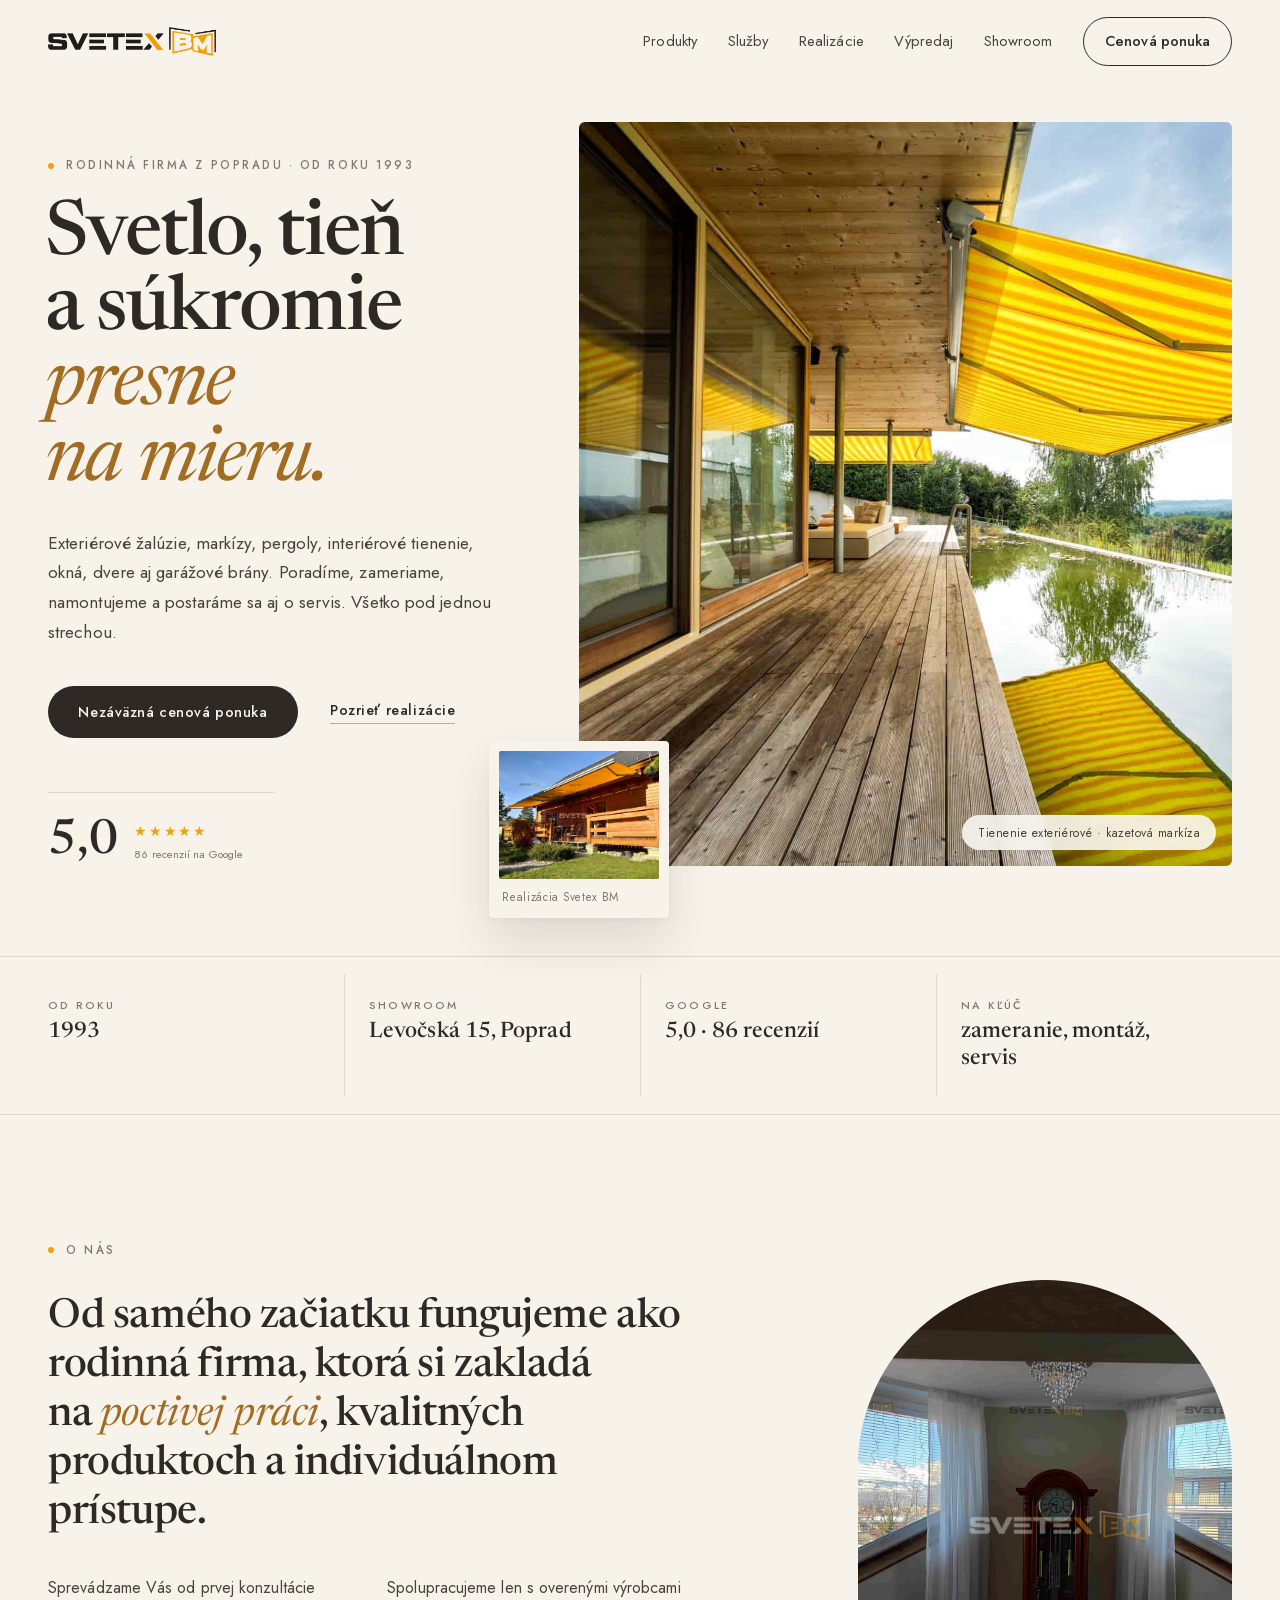
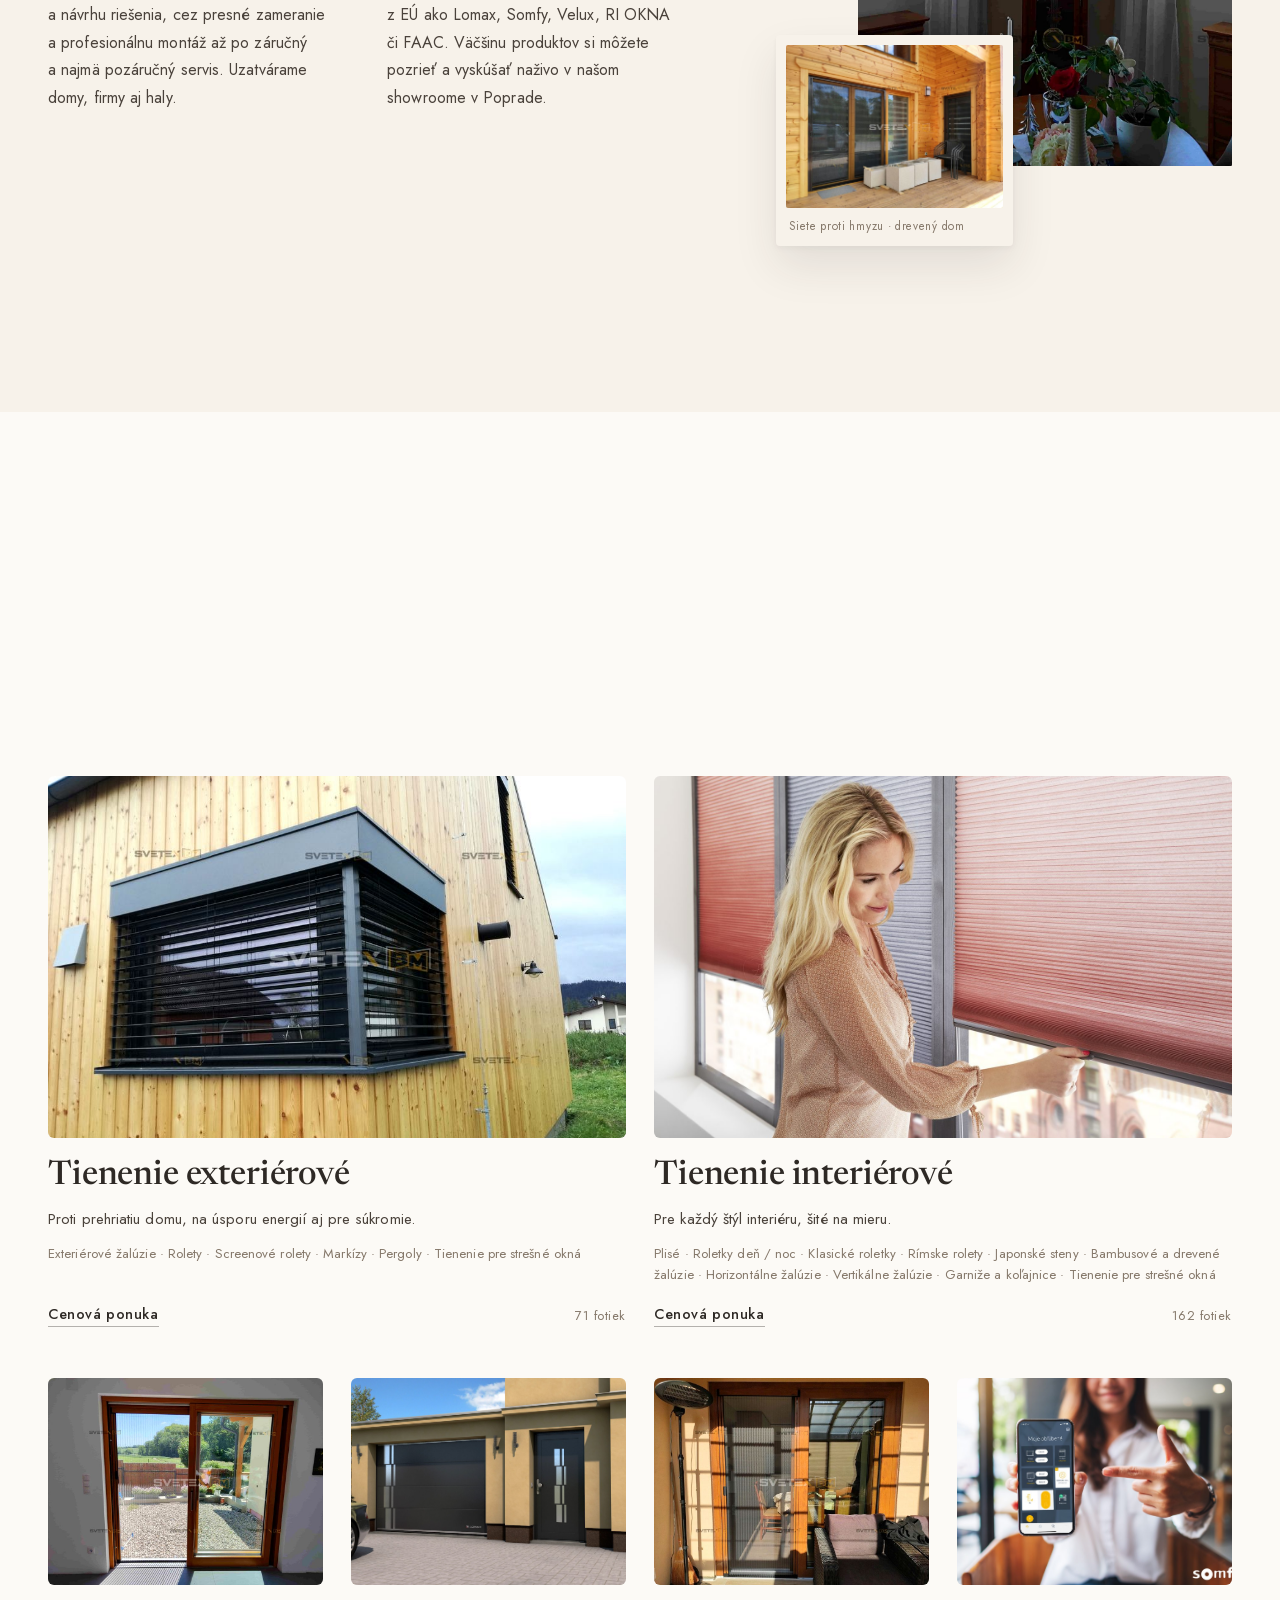
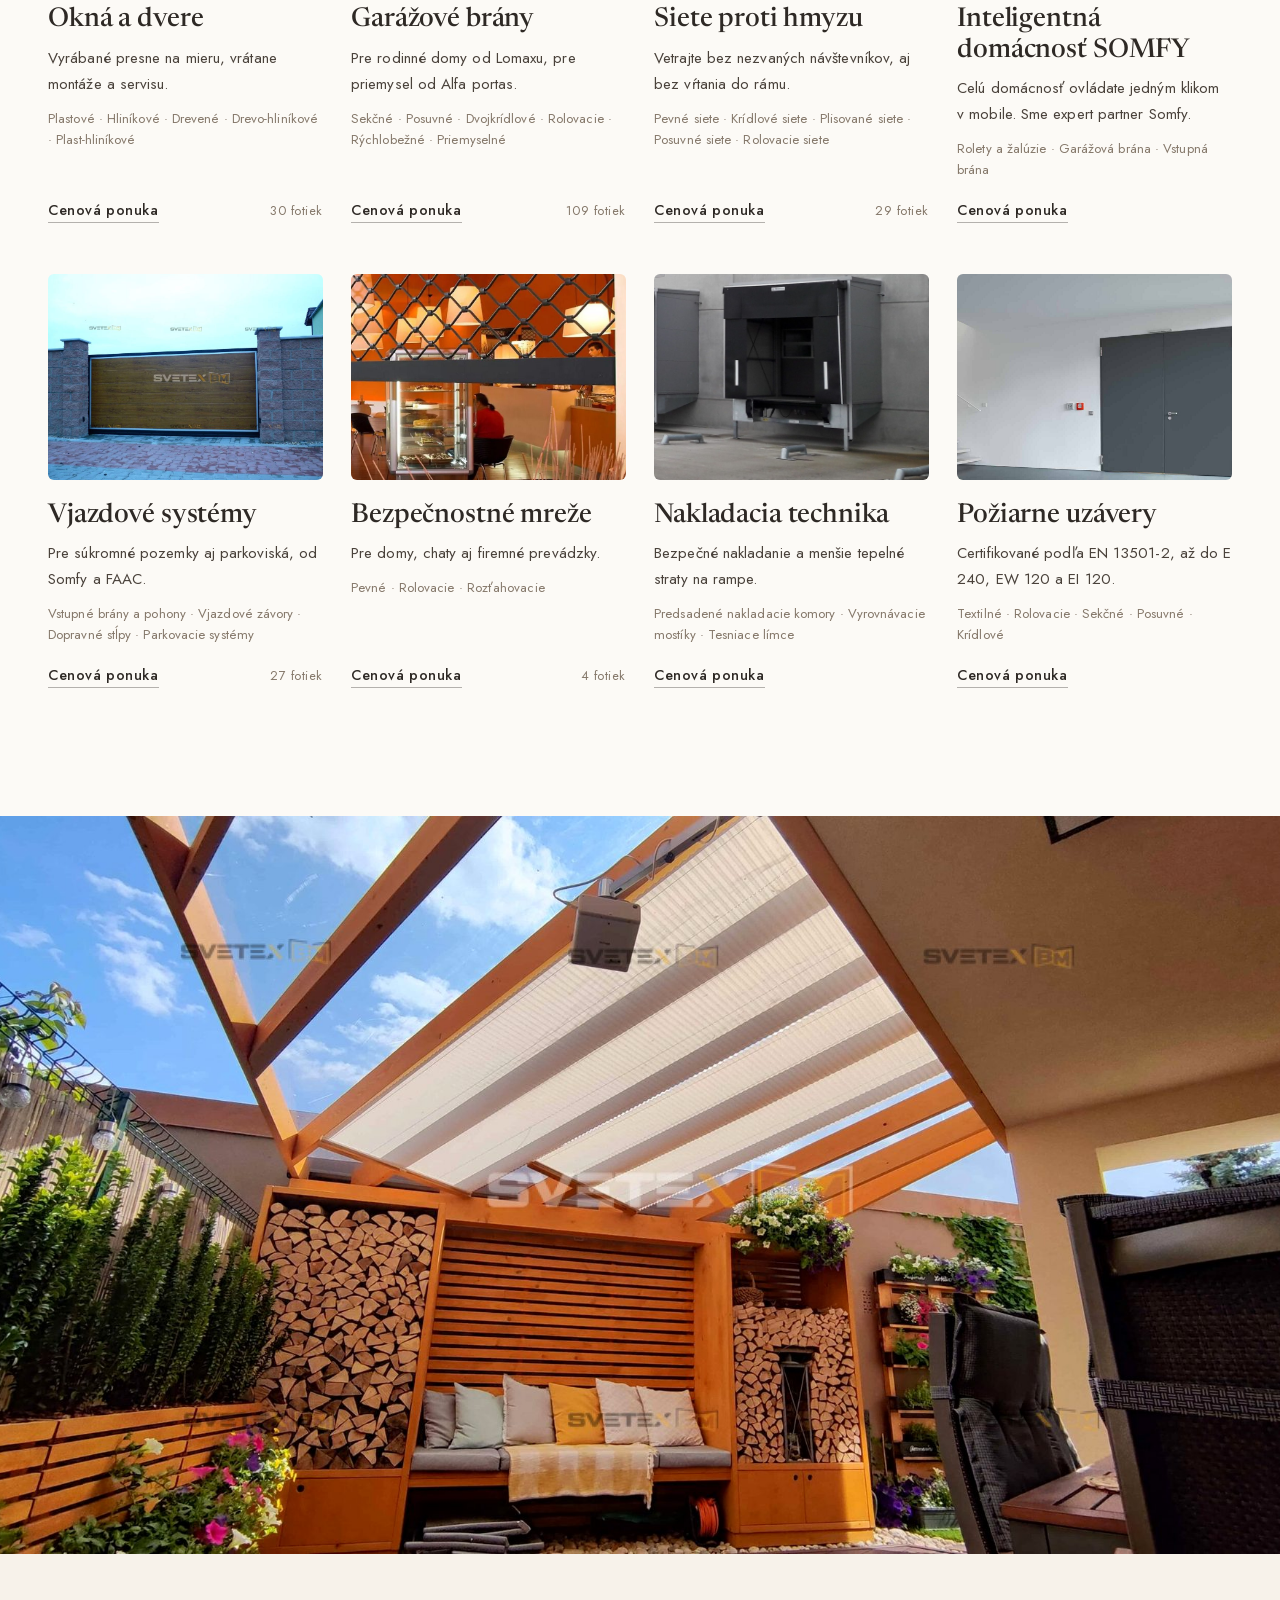
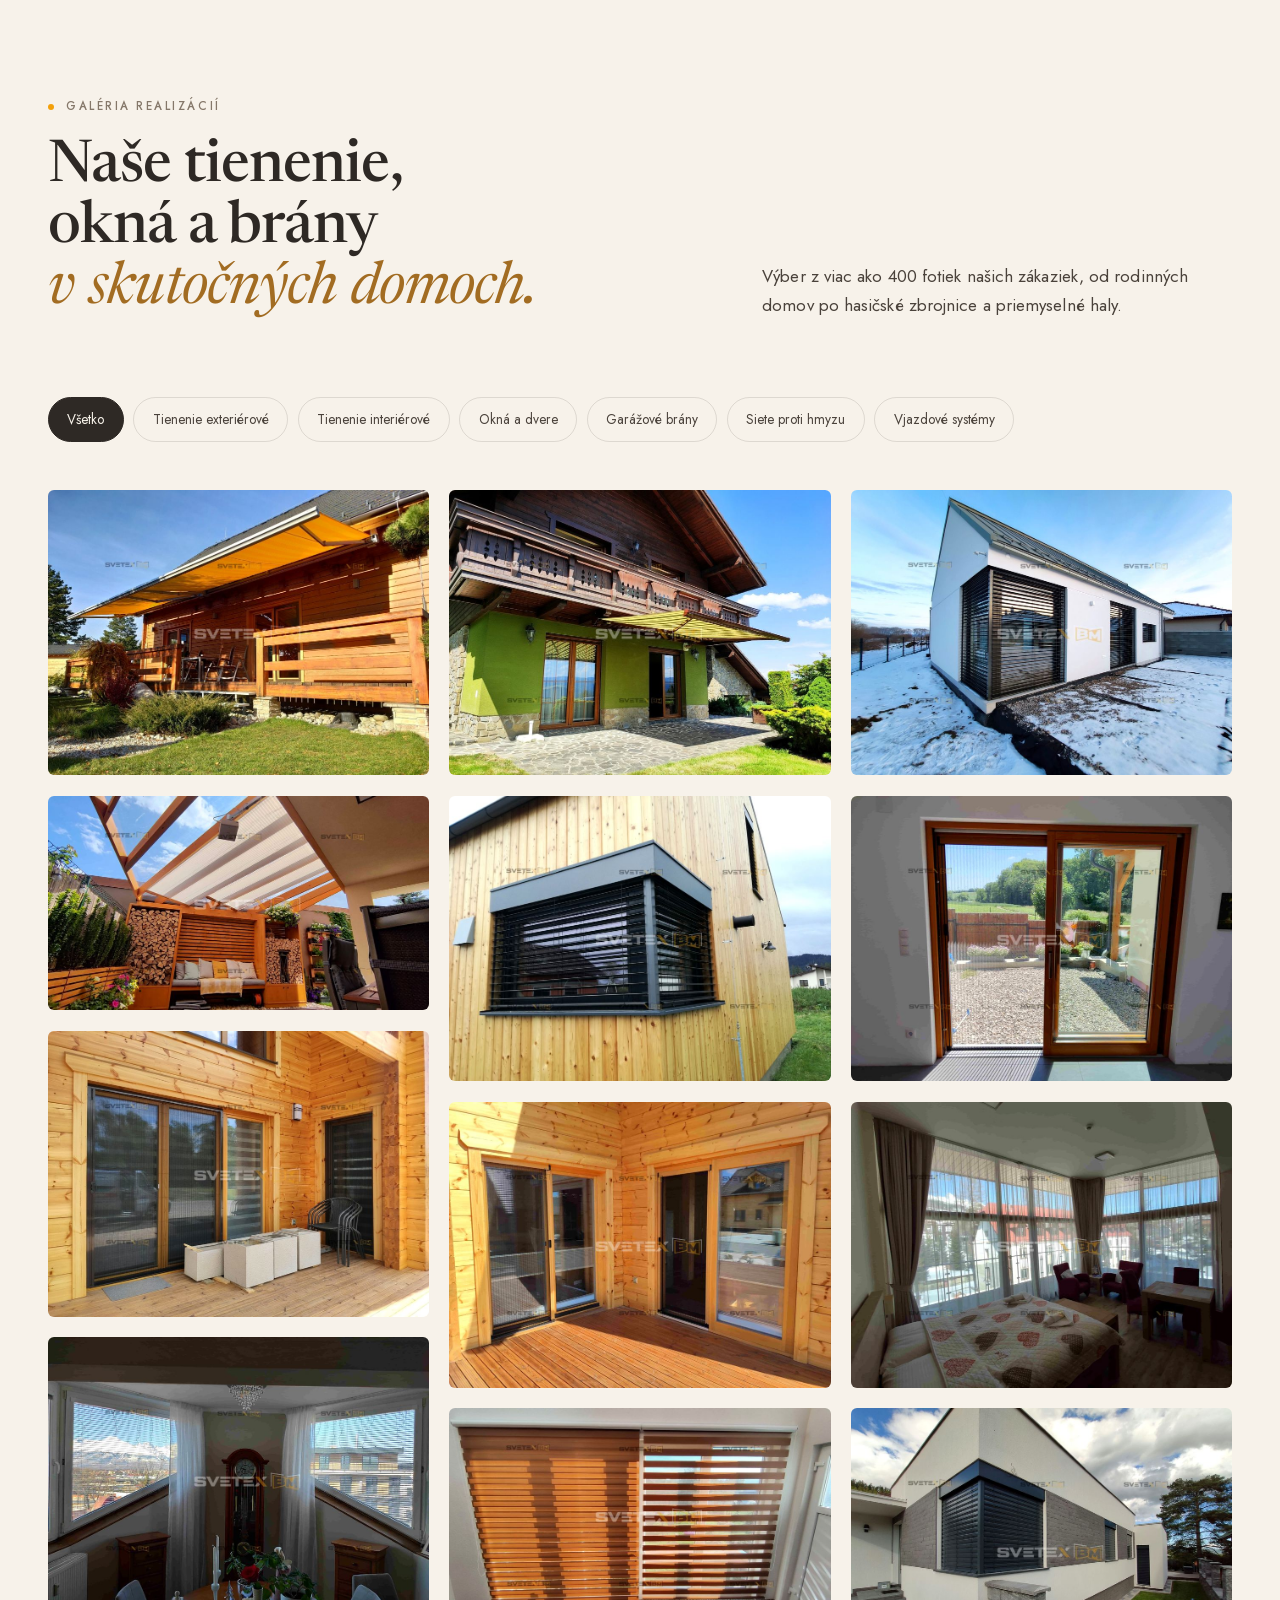
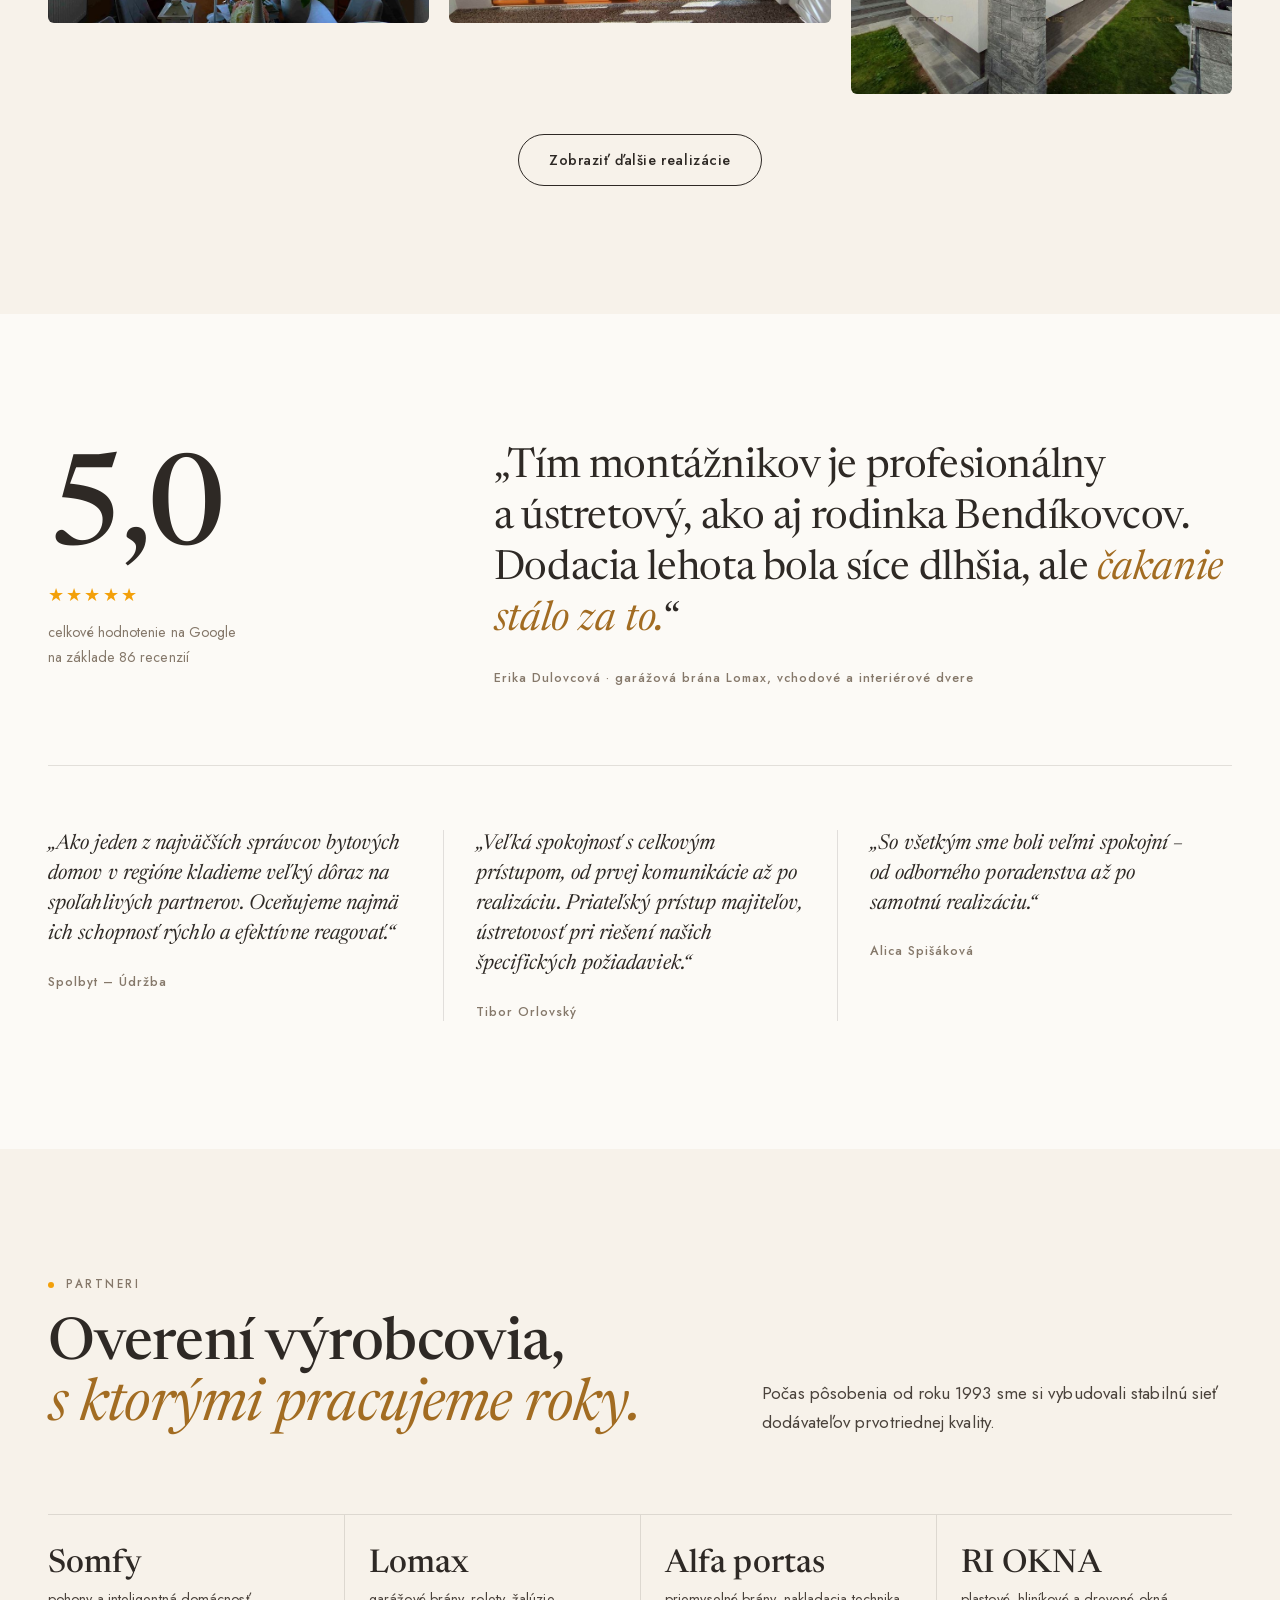
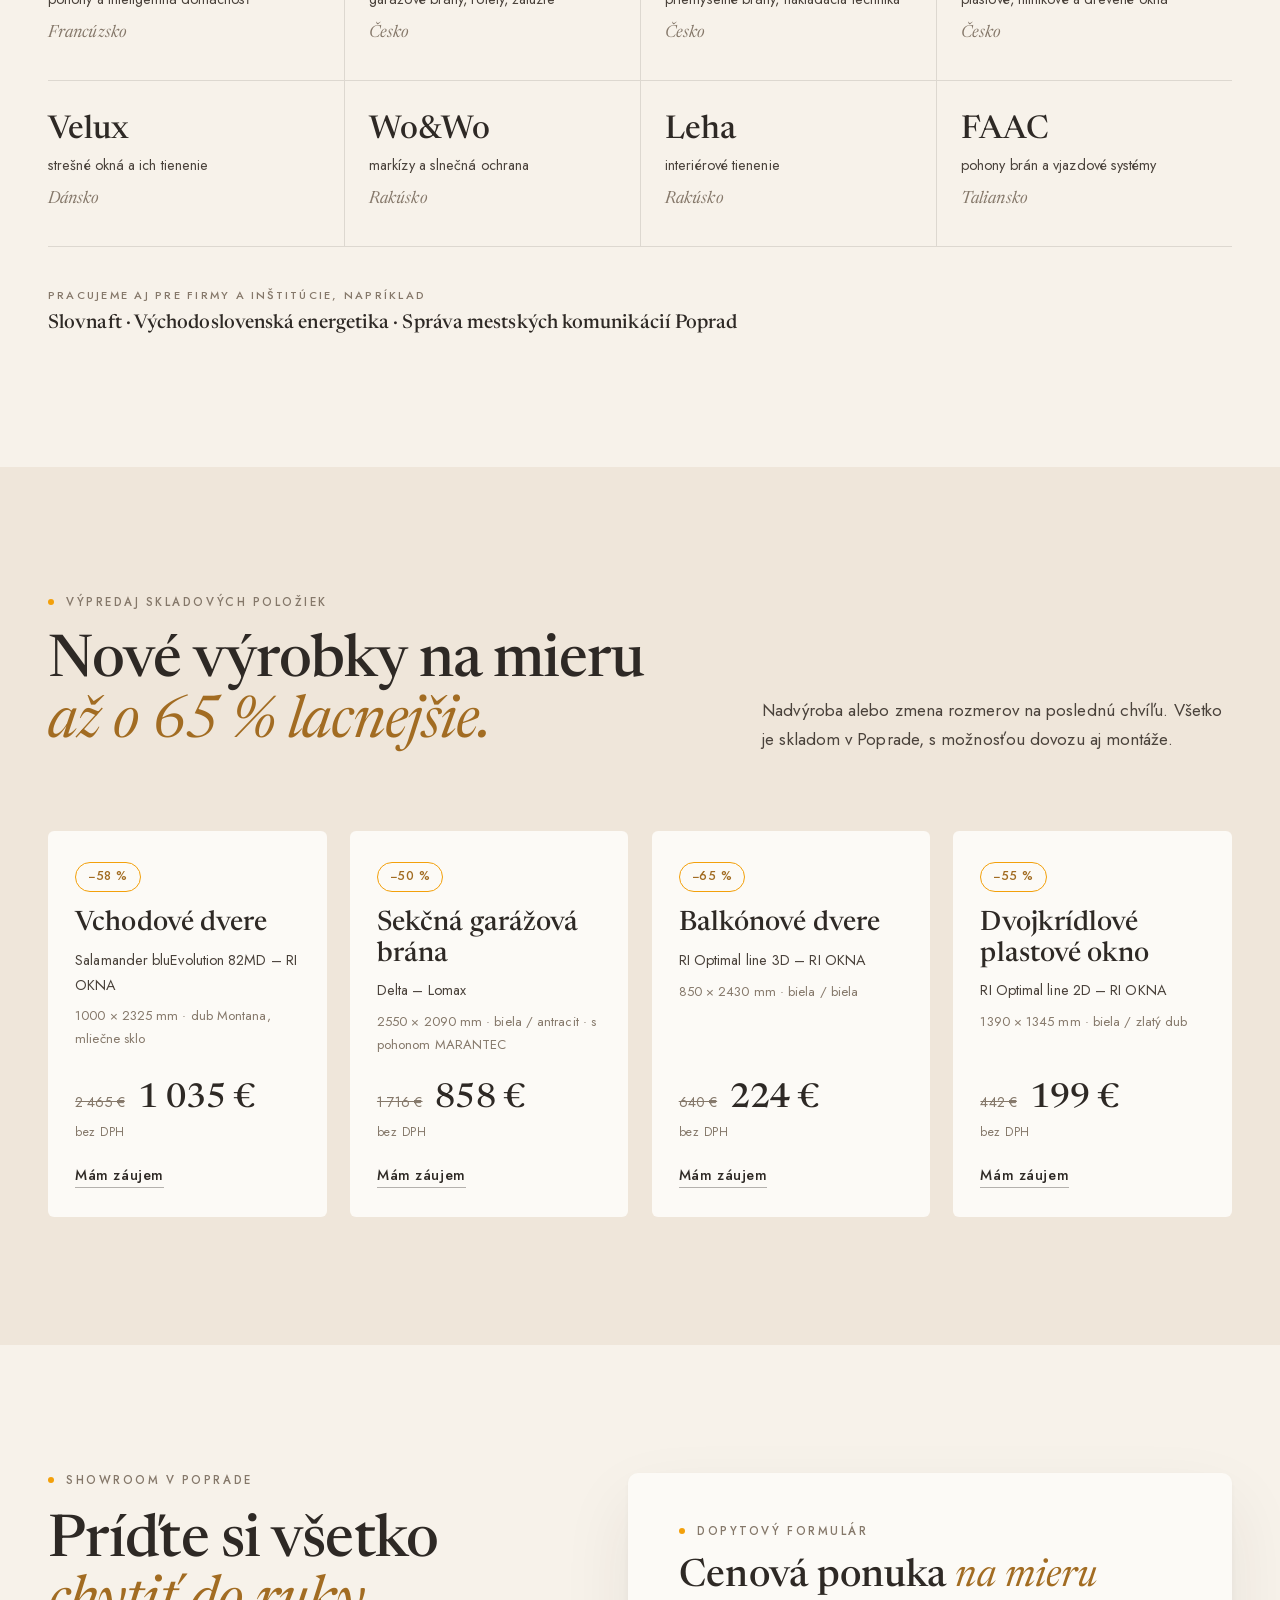
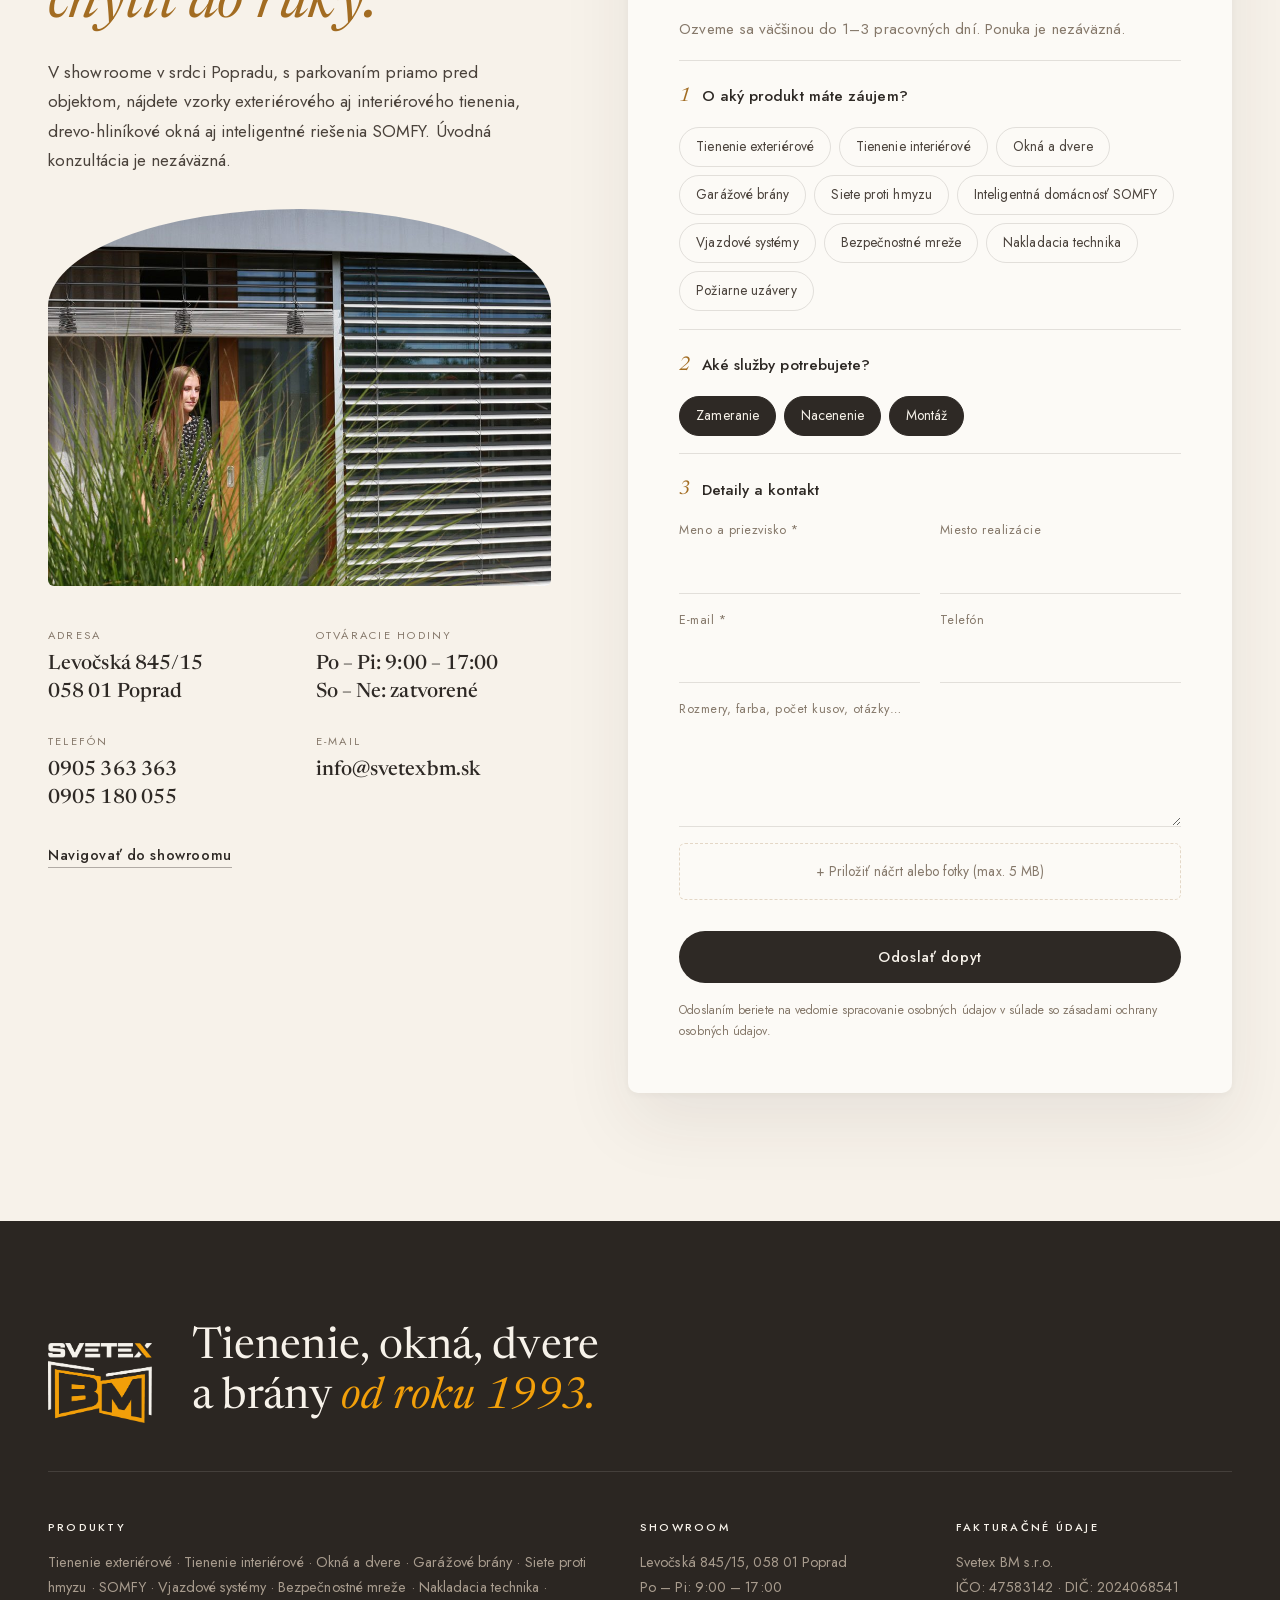
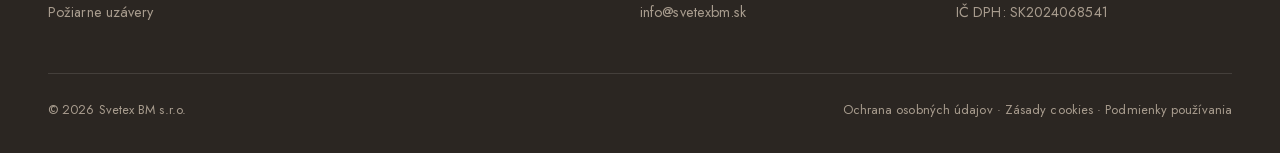
<file: varianta-2/index.html>
<!doctype html>
<html lang="sk">
<head>
<meta charset="utf-8">
<meta name="viewport" content="width=device-width, initial-scale=1">
<meta name="robots" content="noindex, nofollow">
<title>Svetex BM Poprad – tienenie, okná, dvere a brány pre Váš domov</title>
<meta name="description" content="Rodinná firma z Popradu od roku 1993. Exteriérové a interiérové tienenie, markízy, pergoly, okná a dvere, garážové brány, siete proti hmyzu a SOMFY. Poradenstvo, zameranie, montáž a servis.">
<meta name="theme-color" content="#f7f2ea">
<link rel="icon" href="../img/favicon.png">
<link rel="preload" as="image" href="../img/markiza.jpg">
<link rel="preload" as="font" type="font/woff2" href="fonts/Newsreader-normal.woff2" crossorigin>
<link rel="preload" as="font" type="font/woff2" href="fonts/Jost-latin.woff2" crossorigin>
<link rel="stylesheet" href="style.css?v=8744c8a5">
<script>document.documentElement.classList.add('js')</script>
<script type="application/ld+json">
{"@context":"https://schema.org","@type":"HomeAndConstructionBusiness","name":"Svetex BM s.r.o.","url":"https://svetexbm.sk/","email":"info@svetexbm.sk","telephone":["+421905363363","+421905180055"],"foundingDate":"1993","address":{"@type":"PostalAddress","streetAddress":"Levočská 845/15","addressLocality":"Poprad","postalCode":"058 01","addressCountry":"SK"},"openingHours":"Mo-Fr 09:00-17:00","aggregateRating":{"@type":"AggregateRating","ratingValue":"5.0","reviewCount":"86"}}
</script>
</head>
<body>

<header class="nav" id="nav">
  <div class="wrap nav__in">
    <a href="#top" class="nav__logo" aria-label="Svetex BM – úvod"><img src="../img/logo-tmave.png" alt="Svetex BM" width="168" height="28"></a>
    <nav class="nav__links" id="menu" aria-label="Hlavná navigácia">
      <a href="#produkty">Produkty</a>
      <a href="#sluzby">Služby</a>
      <a href="#realizacie">Realizácie</a>
      <a href="#vypredaj">Výpredaj</a>
      <a href="#showroom">Showroom</a>
      <a href="#dopyt" class="nav__cta">Cenová ponuka</a>
    </nav>
    <button class="nav__burger" id="burger" aria-label="Menu" aria-expanded="false" aria-controls="menu"><span></span><span></span></button>
  </div>
</header>

<main id="top">

<!-- HERO -->
<section class="hero">
  <div class="wrap hero__g">
    <div class="hero__t">
      <div>
        <p class="eyebrow ld" style="--d:.1s">Rodinná firma z Popradu · od roku 1993</p>
        <h1 class="hero__h ld" style="--d:.2s">Svetlo, tieň a&nbsp;súkromie <em>presne na&nbsp;mieru.</em></h1>
        <p class="hero__lead ld" style="--d:.35s">Exteriérové žalúzie, markízy, pergoly, interiérové tienenie, okná, dvere aj garážové brány. Poradíme, zameriame, namontujeme a&nbsp;postaráme sa aj o&nbsp;servis. Všetko pod jednou strechou.</p>
        <div class="hero__btns ld" style="--d:.45s">
          <a href="#dopyt" class="btn">Nezáväzná cenová ponuka</a>
          <a href="#realizacie" class="lnk">Pozrieť realizácie</a>
        </div>
      </div>
      <a class="rating ld" style="--d:.6s" href="#recenzie" aria-label="Hodnotenie 5,0 z 5 na Google, 86 recenzií">
        <b>5,0</b>
        <span><span class="stars" aria-hidden="true">★★★★★</span><small>86 recenzií na Google</small></span>
      </a>
    </div>
    <div class="hero__m">
      <figure class="hero__img">
        <img src="../img/markiza.jpg" alt="Kazetová markíza nad drevenou terasou rodinného domu" width="2126" height="1417" fetchpriority="high">
        <figcaption>Tienenie exteriérové · kazetová markíza</figcaption>
      </figure>
      <figure class="hero__inset ld" style="--d:.8s">
        <img src="../img/t-304.jpg" alt="Markíza na terase dreveného domu – realizácia Svetex BM" width="900" height="675">
        <figcaption>Realizácia Svetex BM</figcaption>
      </figure>
    </div>
  </div>
</section>

<!-- PÁS DÔVERY -->
<div class="trust">
  <ul class="wrap trust__in">
    <li><span>Od roku</span> 1993</li>
    <li><span>Showroom</span> Levočská 15, Poprad</li>
    <li><span>Google</span> 5,0 · 86 recenzií</li>
    <li><span>Na kľúč</span> zameranie, montáž, servis</li>
  </ul>
</div>

<!-- O NÁS -->
<section class="about" id="uvod">
  <div class="wrap about__g">
    <div class="about__t">
      <p class="eyebrow fi">O nás</p>
      <p class="statement fi">Od samého začiatku fungujeme ako rodinná firma, ktorá si zakladá na <em>poctivej práci</em>, kvalitných produktoch a&nbsp;individuálnom prístupe.</p>
      <div class="about__cols">
        <p class="fi">Sprevádzame Vás od prvej konzultácie a&nbsp;návrhu riešenia, cez presné zameranie a&nbsp;profesionálnu montáž až po záručný a&nbsp;najmä pozáručný servis. Uzatvárame domy, firmy aj haly.</p>
        <p class="fi">Spolupracujeme len s&nbsp;overenými výrobcami z&nbsp;EÚ ako Lomax, Somfy, Velux, RI OKNA či FAAC. Väčšinu produktov si môžete pozrieť a&nbsp;vyskúšať naživo v&nbsp;našom showroome v&nbsp;Poprade.</p>
      </div>
      <blockquote class="quote fi">
        <p>„Vymeranie brány do existujúceho otvoru na centimeter presne, rýchla komunikácia ohľadom požadovaných zmien. Odporúčam.“</p>
        <cite>František Garcar · recenzia na Google</cite>
      </blockquote>
    </div>
    <div class="about__m">
      <figure class="arch fi">
        <img src="../img/g-87.jpg" alt="Interiérové tienenie v obývačke s výhľadom na Tatry – realizácia Svetex BM" width="1800" height="1350" loading="lazy">
      </figure>
      <figure class="about__small fi">
        <img src="../img/t-421.jpg" alt="Siete proti hmyzu na terasových dverách dreveného domu – realizácia Svetex BM" width="900" height="675" loading="lazy">
        <figcaption>Siete proti hmyzu · drevený dom</figcaption>
      </figure>
    </div>
  </div>
</section>

<!-- PRODUKTY -->
<section class="prod" id="produkty">
  <div class="wrap">
    <div class="head">
      <div>
        <p class="eyebrow fi">Produkty</p>
        <h2 class="h2 fi">Desať oblastí, <em>jeden dodávateľ.</em></h2>
      </div>
      <p class="head__p fi">Pre rodinné a&nbsp;bytové domy aj priemyselné objekty. Každé riešenie navrhujeme individuálne, podľa otvoru, priestoru a&nbsp;Vašich predstáv.</p>
    </div>
    <div class="pgrid">
      <article class="pcard pcard--big fi">
        <a href="#dopyt" data-kat="exter" class="pcard__img" tabindex="-1" aria-hidden="true"><img src="../img/t-289.jpg" alt="" loading="lazy"></a>
        <div class="pcard__b">
          <h3>Tienenie exteriérové</h3>
          <p class="pcard__p">Proti prehriatiu domu, na úsporu energií aj pre súkromie.</p>
          <p class="pcard__t">Exteriérové žalúzie · Rolety · Screenové rolety · Markízy · Pergoly · Tienenie pre strešné okná</p>
          <div class="pcard__a">
            <a href="#dopyt" data-kat="exter" class="lnk">Cenová ponuka</a>
            <a href="#realizacie" data-gf="exter" class="pcard__g">71 fotiek</a>
          </div>
        </div>
      </article>
      <article class="pcard pcard--big fi">
        <a href="#dopyt" data-kat="inter" class="pcard__img" tabindex="-1" aria-hidden="true"><img src="../img/duette.jpg" alt="" loading="lazy"></a>
        <div class="pcard__b">
          <h3>Tienenie interiérové</h3>
          <p class="pcard__p">Pre každý štýl interiéru, šité na mieru.</p>
          <p class="pcard__t">Plisé · Roletky deň / noc · Klasické roletky · Rímske rolety · Japonské steny · Bambusové a drevené žalúzie · Horizontálne žalúzie · Vertikálne žalúzie · Garniže a koľajnice · Tienenie pre strešné okná</p>
          <div class="pcard__a">
            <a href="#dopyt" data-kat="inter" class="lnk">Cenová ponuka</a>
            <a href="#realizacie" data-gf="inter" class="pcard__g">162 fotiek</a>
          </div>
        </div>
      </article>
      <article class="pcard fi">
        <a href="#dopyt" data-kat="okna" class="pcard__img" tabindex="-1" aria-hidden="true"><img src="../img/t-115.jpg" alt="" loading="lazy"></a>
        <div class="pcard__b">
          <h3>Okná a dvere</h3>
          <p class="pcard__p">Vyrábané presne na mieru, vrátane montáže a&nbsp;servisu.</p>
          <p class="pcard__t">Plastové · Hliníkové · Drevené · Drevo-hliníkové · Plast-hliníkové</p>
          <div class="pcard__a">
            <a href="#dopyt" data-kat="okna" class="lnk">Cenová ponuka</a>
            <a href="#realizacie" data-gf="okna" class="pcard__g">30 fotiek</a>
          </div>
        </div>
      </article>
      <article class="pcard fi">
        <a href="#dopyt" data-kat="brany" class="pcard__img" tabindex="-1" aria-hidden="true"><img src="../img/hero.jpg" alt="" loading="lazy"></a>
        <div class="pcard__b">
          <h3>Garážové brány</h3>
          <p class="pcard__p">Pre rodinné domy od Lomaxu, pre priemysel od Alfa portas.</p>
          <p class="pcard__t">Sekčné · Posuvné · Dvojkrídlové · Rolovacie · Rýchlobežné · Priemyselné</p>
          <div class="pcard__a">
            <a href="#dopyt" data-kat="brany" class="lnk">Cenová ponuka</a>
            <a href="#realizacie" data-gf="brany" class="pcard__g">109 fotiek</a>
          </div>
        </div>
      </article>
      <article class="pcard fi">
        <a href="#dopyt" data-kat="siete" class="pcard__img" tabindex="-1" aria-hidden="true"><img src="../img/t-418.jpg" alt="" loading="lazy"></a>
        <div class="pcard__b">
          <h3>Siete proti hmyzu</h3>
          <p class="pcard__p">Vetrajte bez nezvaných návštevníkov, aj bez vŕtania do rámu.</p>
          <p class="pcard__t">Pevné siete · Krídlové siete · Plisované siete · Posuvné siete · Rolovacie siete</p>
          <div class="pcard__a">
            <a href="#dopyt" data-kat="siete" class="lnk">Cenová ponuka</a>
            <a href="#realizacie" data-gf="siete" class="pcard__g">29 fotiek</a>
          </div>
        </div>
      </article>
      <article class="pcard fi">
        <a href="#dopyt" data-kat="somfy" class="pcard__img" tabindex="-1" aria-hidden="true"><img src="../img/somfy.jpg" alt="" loading="lazy"></a>
        <div class="pcard__b">
          <h3>Inteligentná domácnosť SOMFY</h3>
          <p class="pcard__p">Celú domácnosť ovládate jedným klikom v&nbsp;mobile. Sme expert partner Somfy.</p>
          <p class="pcard__t">Rolety a žalúzie · Garážová brána · Vstupná brána</p>
          <div class="pcard__a">
            <a href="#dopyt" data-kat="somfy" class="lnk">Cenová ponuka</a>
            
          </div>
        </div>
      </article>
      <article class="pcard fi">
        <a href="#dopyt" data-kat="vjazd" class="pcard__img" tabindex="-1" aria-hidden="true"><img src="../img/t-158.jpg" alt="" loading="lazy"></a>
        <div class="pcard__b">
          <h3>Vjazdové systémy</h3>
          <p class="pcard__p">Pre súkromné pozemky aj parkoviská, od Somfy a&nbsp;FAAC.</p>
          <p class="pcard__t">Vstupné brány a pohony · Vjazdové závory · Dopravné stĺpy · Parkovacie systémy</p>
          <div class="pcard__a">
            <a href="#dopyt" data-kat="vjazd" class="lnk">Cenová ponuka</a>
            <a href="#realizacie" data-gf="vjazd" class="pcard__g">27 fotiek</a>
          </div>
        </div>
      </article>
      <article class="pcard fi">
        <a href="#dopyt" data-kat="mreze" class="pcard__img" tabindex="-1" aria-hidden="true"><img src="../img/mreza.jpg" alt="" loading="lazy"></a>
        <div class="pcard__b">
          <h3>Bezpečnostné mreže</h3>
          <p class="pcard__p">Pre domy, chaty aj firemné prevádzky.</p>
          <p class="pcard__t">Pevné · Rolovacie · Rozťahovacie</p>
          <div class="pcard__a">
            <a href="#dopyt" data-kat="mreze" class="lnk">Cenová ponuka</a>
            <a href="#realizacie" data-gf="mreze" class="pcard__g">4 fotiek</a>
          </div>
        </div>
      </article>
      <article class="pcard fi">
        <a href="#dopyt" data-kat="naklad" class="pcard__img" tabindex="-1" aria-hidden="true"><img src="../img/dock.jpg" alt="" loading="lazy"></a>
        <div class="pcard__b">
          <h3>Nakladacia technika</h3>
          <p class="pcard__p">Bezpečné nakladanie a&nbsp;menšie tepelné straty na rampe.</p>
          <p class="pcard__t">Predsadené nakladacie komory · Vyrovnávacie mostíky · Tesniace límce</p>
          <div class="pcard__a">
            <a href="#dopyt" data-kat="naklad" class="lnk">Cenová ponuka</a>
            
          </div>
        </div>
      </article>
      <article class="pcard fi">
        <a href="#dopyt" data-kat="poziar" class="pcard__img" tabindex="-1" aria-hidden="true"><img src="../img/poziar.jpg" alt="" loading="lazy"></a>
        <div class="pcard__b">
          <h3>Požiarne uzávery</h3>
          <p class="pcard__p">Certifikované podľa EN 13501-2, až do E 240, EW 120 a&nbsp;EI 120.</p>
          <p class="pcard__t">Textilné · Rolovacie · Sekčné · Posuvné · Krídlové</p>
          <div class="pcard__a">
            <a href="#dopyt" data-kat="poziar" class="lnk">Cenová ponuka</a>
            
          </div>
        </div>
      </article>
    </div>
  </div>
</section>

<!-- OBRAZOVÝ PRELOM -->
<section class="pause" aria-label="Tienenie exteriérové">
  <div class="pause__img"><img src="../img/g-17.jpg" alt="Pergola so screenovým tienením nad útulnou terasou – realizácia Svetex BM" width="1800" height="1013" loading="lazy"></div>
  <div class="wrap">
    <div class="pause__card fi">
      <p class="eyebrow">Tienenie exteriérové</p>
      <p class="pause__h">Menej prehriateho domu, <em>viac leta na terase.</em></p>
      <p>Exteriérové žalúzie, rolety, screenové rolety, markízy aj pergoly. Vyrobené na mieru a&nbsp;ovládané aj z&nbsp;mobilu cez SOMFY.</p>
      <a href="#dopyt" data-kat="exter" class="lnk">Chcem ponuku na tienenie</a>
    </div>
  </div>
</section>

<!-- SLUŽBY -->
<section class="serv" id="sluzby">
  <div class="wrap serv__g">
    <div class="serv__l">
      <p class="eyebrow fi">Služby</p>
      <h2 class="h2 fi">Od prvej rady <em>po pozáručný servis.</em></h2>
      <p class="head__p fi">U&nbsp;nás spolupráca montážou nekončí. Celý projekt vedie jeden tím, takže nemusíte nič koordinovať.</p>
      <figure class="serv__img fi"><img src="../img/g-93.jpg" alt="Posuvné terasové dvere v drevenom dome – realizácia Svetex BM" width="1600" height="1200" loading="lazy"></figure>
    </div>
    <ol class="steps">
      <li class="fi"><span class="steps__n">01</span><div><h3>Odborné poradenstvo</h3><p>Nezáväzná konzultácia v&nbsp;showroome v&nbsp;Poprade. Ukážeme Vám viac variantov, aby sedeli k&nbsp;predstavám aj rozpočtu.</p></div></li>
      <li class="fi"><span class="steps__n">02</span><div><h3>Profesionálne zameranie</h3><p>Keď máte vybraté, prídeme a&nbsp;všetko presne zameriame priamo na stavbe.</p></div></li>
      <li class="fi"><span class="steps__n">03</span><div><h3>Cenová kalkulácia</h3><p>Transparentná ponuka bez tabuľkových cien. Zohľadní produkt, technické riešenie, doplnky aj rozsah služieb.</p></div></li>
      <li class="fi"><span class="steps__n">04</span><div><h3>Kvalifikovaná montáž</h3><p>Náš personál zabezpečí montáž na kľúč. Nemusíte sa starať o&nbsp;nič.</p></div></li>
      <li class="fi"><span class="steps__n">05</span><div><h3>Servis</h3><p>Záručný aj pozáručný servis, náhradné diely a&nbsp;odstránenie porúch, aby produkty slúžili dlhé roky.</p></div></li>
    </ol>
  </div>
  <div class="wrap">
    <dl class="nums">
      <div class="fi"><dt>obslúžených zákazníkov</dt><dd>23&nbsp;135</dd></div>
      <div class="fi"><dt>namontovaných produktov</dt><dd>308&nbsp;615</dd></div>
      <div class="fi"><dt>ukončených zákaziek</dt><dd>20&nbsp;365</dd></div>
      <div class="fi"><dt>rok založenia firmy</dt><dd>1993</dd></div>
    </dl>
  </div>
</section>

<!-- REALIZÁCIE -->
<section class="real" id="realizacie">
  <div class="wrap">
    <div class="head">
      <div>
        <p class="eyebrow fi">Galéria realizácií</p>
        <h2 class="h2 fi">Naše tienenie, okná a&nbsp;brány <em>v&nbsp;skutočných domoch.</em></h2>
      </div>
      <p class="head__p fi">Výber z&nbsp;viac ako 400 fotiek našich zákaziek, od rodinných domov po hasičské zbrojnice a&nbsp;priemyselné haly.</p>
    </div>
    <div class="filters fi" role="group" aria-label="Filtrovať realizácie">
      <button class="is-on" data-f="all">Všetko</button>
      <button data-f="exter">Tienenie exteriérové</button>
      <button data-f="inter">Tienenie interiérové</button>
      <button data-f="okna">Okná a dvere</button>
      <button data-f="brany">Garážové brány</button>
      <button data-f="siete">Siete proti hmyzu</button>
      <button data-f="vjazd">Vjazdové systémy</button>
    </div>
    <div class="gal" id="gal">
      <figure class="gi" data-k="exter" data-full="../img/g-304.jpg"><img src="../img/t-304.jpg" alt="Exteriérové tienenie – realizácia Svetex BM" loading="lazy" width="900" height="675"><figcaption>Exteriérové tienenie</figcaption></figure>
      <figure class="gi" data-k="exter" data-full="../img/g-17.jpg"><img src="../img/t-17.jpg" alt="Exteriérové tienenie – realizácia Svetex BM" loading="lazy" width="900" height="507"><figcaption>Exteriérové tienenie</figcaption></figure>
      <figure class="gi" data-k="siete" data-full="../img/g-421.jpg"><img src="../img/t-421.jpg" alt="Sieť proti hmyzu – realizácia Svetex BM" loading="lazy" width="900" height="675"><figcaption>Sieť proti hmyzu</figcaption></figure>
      <figure class="gi" data-k="inter" data-full="../img/g-87.jpg"><img src="../img/t-87.jpg" alt="Interiérové tienenie – realizácia Svetex BM" loading="lazy" width="900" height="675"><figcaption>Interiérové tienenie</figcaption></figure>
      <figure class="gi" data-k="exter" data-full="../img/g-306.jpg"><img src="../img/t-306.jpg" alt="Exteriérové tienenie – realizácia Svetex BM" loading="lazy" width="900" height="675"><figcaption>Exteriérové tienenie</figcaption></figure>
      <figure class="gi" data-k="exter" data-full="../img/g-289.jpg"><img src="../img/t-289.jpg" alt="Exteriérové tienenie – realizácia Svetex BM" loading="lazy" width="900" height="675"><figcaption>Exteriérové tienenie</figcaption></figure>
      <figure class="gi" data-k="inter" data-full="../img/g-93.jpg"><img src="../img/t-93.jpg" alt="Interiérové tienenie – realizácia Svetex BM" loading="lazy" width="900" height="675"><figcaption>Interiérové tienenie</figcaption></figure>
      <figure class="gi" data-k="inter" data-full="../img/g-63.jpg"><img src="../img/t-63.jpg" alt="Interiérové tienenie – realizácia Svetex BM" loading="lazy" width="900" height="507"><figcaption>Interiérové tienenie</figcaption></figure>
      <figure class="gi" data-k="exter" data-full="../img/g-264.jpg"><img src="../img/t-264.jpg" alt="Exteriérové tienenie – realizácia Svetex BM" loading="lazy" width="900" height="675"><figcaption>Exteriérové tienenie</figcaption></figure>
      <figure class="gi" data-k="okna" data-full="../img/g-115.jpg"><img src="../img/t-115.jpg" alt="Okná a dvere – realizácia Svetex BM" loading="lazy" width="900" height="675"><figcaption>Okná a dvere</figcaption></figure>
      <figure class="gi" data-k="inter" data-full="../img/g-82.jpg"><img src="../img/t-82.jpg" alt="Interiérové tienenie – realizácia Svetex BM" loading="lazy" width="900" height="675"><figcaption>Interiérové tienenie</figcaption></figure>
      <figure class="gi" data-k="exter" data-full="../img/g-272.jpg"><img src="../img/t-272.jpg" alt="Exteriérové tienenie – realizácia Svetex BM" loading="lazy" width="900" height="675"><figcaption>Exteriérové tienenie</figcaption></figure>
      <figure class="gi" data-k="exter" data-full="../img/g-281.jpg"><img src="../img/t-281.jpg" alt="Exteriérové tienenie – realizácia Svetex BM" loading="lazy" width="900" height="675"><figcaption>Exteriérové tienenie</figcaption></figure>
      <figure class="gi" data-k="okna" data-full="../img/g-241.jpg"><img src="../img/t-241.jpg" alt="Okná a dvere – realizácia Svetex BM" loading="lazy" width="900" height="675"><figcaption>Okná a dvere</figcaption></figure>
      <figure class="gi" data-k="inter" data-full="../img/g-86.jpg"><img src="../img/t-86.jpg" alt="Interiérové tienenie – realizácia Svetex BM" loading="lazy" width="900" height="675"><figcaption>Interiérové tienenie</figcaption></figure>
      <figure class="gi" data-k="okna" data-full="../img/g-259.jpg"><img src="../img/t-259.jpg" alt="Okná a dvere – realizácia Svetex BM" loading="lazy" width="673" height="900"><figcaption>Okná a dvere</figcaption></figure>
      <figure class="gi" data-k="siete" data-full="../img/g-418.jpg"><img src="../img/t-418.jpg" alt="Sieť proti hmyzu – realizácia Svetex BM" loading="lazy" width="900" height="675"><figcaption>Sieť proti hmyzu</figcaption></figure>
      <figure class="gi" data-k="brany" data-full="../img/g-165.jpg"><img src="../img/t-165.jpg" alt="Garážová brána – realizácia Svetex BM" loading="lazy" width="800" height="600"><figcaption>Garážová brána</figcaption></figure>
      <figure class="gi" data-k="okna" data-full="../img/g-121.jpg"><img src="../img/t-121.jpg" alt="Okná a dvere – realizácia Svetex BM" loading="lazy" width="900" height="675"><figcaption>Okná a dvere</figcaption></figure>
      <figure class="gi" data-k="exter" data-full="../img/g-286.jpg"><img src="../img/t-286.jpg" alt="Exteriérové tienenie – realizácia Svetex BM" loading="lazy" width="900" height="675"><figcaption>Exteriérové tienenie</figcaption></figure>
      <figure class="gi" data-k="inter" data-full="../img/g-35.jpg"><img src="../img/t-35.jpg" alt="Interiérové tienenie – realizácia Svetex BM" loading="lazy" width="900" height="507"><figcaption>Interiérové tienenie</figcaption></figure>
      <figure class="gi" data-k="brany" data-full="../img/g-222.jpg"><img src="../img/t-222.jpg" alt="Garážová brána – realizácia Svetex BM" loading="lazy" width="900" height="675"><figcaption>Garážová brána</figcaption></figure>
      <figure class="gi" data-k="inter" data-full="../img/g-37.jpg"><img src="../img/t-37.jpg" alt="Interiérové tienenie – realizácia Svetex BM" loading="lazy" width="900" height="506"><figcaption>Interiérové tienenie</figcaption></figure>
      <figure class="gi" data-k="vjazd" data-full="../img/g-158.jpg"><img src="../img/t-158.jpg" alt="Vjazdový systém – realizácia Svetex BM" loading="lazy" width="900" height="675"><figcaption>Vjazdový systém</figcaption></figure>
      <figure class="gi" data-k="brany" data-full="../img/g-171.jpg"><img src="../img/t-171.jpg" alt="Garážová brána – realizácia Svetex BM" loading="lazy" width="900" height="675"><figcaption>Garážová brána</figcaption></figure>
      <figure class="gi" data-k="brany" data-full="../img/g-147.jpg"><img src="../img/t-147.jpg" alt="Garážová brána – realizácia Svetex BM" loading="lazy" width="900" height="675"><figcaption>Garážová brána</figcaption></figure>
      <figure class="gi" data-k="brany" data-full="../img/g-168.jpg"><img src="../img/t-168.jpg" alt="Garážová brána – realizácia Svetex BM" loading="lazy" width="900" height="675"><figcaption>Garážová brána</figcaption></figure>
      <figure class="gi" data-k="brany" data-full="../img/g-12.jpg"><img src="../img/t-12.jpg" alt="Garážová brána – realizácia Svetex BM" loading="lazy" width="900" height="507"><figcaption>Garážová brána</figcaption></figure>
      <figure class="gi" data-k="brany" data-full="../img/g-136.jpg"><img src="../img/t-136.jpg" alt="Garážová brána – realizácia Svetex BM" loading="lazy" width="900" height="506"><figcaption>Garážová brána</figcaption></figure>
      <figure class="gi" data-k="brany" data-full="../img/g-94.jpg"><img src="../img/t-94.jpg" alt="Garážová brána – realizácia Svetex BM" loading="lazy" width="900" height="506"><figcaption>Garážová brána</figcaption></figure>
      <figure class="gi" data-k="brany" data-full="../img/g-205.jpg"><img src="../img/t-205.jpg" alt="Garážová brána – realizácia Svetex BM" loading="lazy" width="900" height="405"><figcaption>Garážová brána</figcaption></figure>
      <figure class="gi" data-k="brany" data-full="../img/g-184.jpg"><img src="../img/t-184.jpg" alt="Garážová brána – realizácia Svetex BM" loading="lazy" width="900" height="675"><figcaption>Garážová brána</figcaption></figure>
      <figure class="gi" data-k="brany" data-full="../img/g-224.jpg"><img src="../img/t-224.jpg" alt="Garážová brána – realizácia Svetex BM" loading="lazy" width="786" height="647"><figcaption>Garážová brána</figcaption></figure>
      <figure class="gi" data-k="brany" data-full="../img/g-139.jpg"><img src="../img/t-139.jpg" alt="Garážová brána – realizácia Svetex BM" loading="lazy" width="819" height="614"><figcaption>Garážová brána</figcaption></figure>
      <figure class="gi" data-k="brany" data-full="../img/g-172.jpg"><img src="../img/t-172.jpg" alt="Garážová brána – realizácia Svetex BM" loading="lazy" width="900" height="675"><figcaption>Garážová brána</figcaption></figure>
      <figure class="gi" data-k="okna" data-full="../img/g-251.jpg"><img src="../img/t-251.jpg" alt="Okná a dvere – realizácia Svetex BM" loading="lazy" width="900" height="675"><figcaption>Okná a dvere</figcaption></figure>
      <figure class="gi" data-k="okna" data-full="../img/g-236.jpg"><img src="../img/t-236.jpg" alt="Okná a dvere – realizácia Svetex BM" loading="lazy" width="900" height="675"><figcaption>Okná a dvere</figcaption></figure>
      <figure class="gi" data-k="okna" data-full="../img/g-133.jpg"><img src="../img/t-133.jpg" alt="Okná a dvere – realizácia Svetex BM" loading="lazy" width="900" height="506"><figcaption>Okná a dvere</figcaption></figure>
      <figure class="gi" data-k="exter" data-full="../img/g-266.jpg"><img src="../img/t-266.jpg" alt="Exteriérové tienenie – realizácia Svetex BM" loading="lazy" width="900" height="505"><figcaption>Exteriérové tienenie</figcaption></figure>
      <figure class="gi" data-k="exter" data-full="../img/g-301.jpg"><img src="../img/t-301.jpg" alt="Exteriérové tienenie – realizácia Svetex BM" loading="lazy" width="900" height="675"><figcaption>Exteriérové tienenie</figcaption></figure>
      <figure class="gi" data-k="exter" data-full="../img/g-312.jpg"><img src="../img/t-312.jpg" alt="Exteriérové tienenie – realizácia Svetex BM" loading="lazy" width="900" height="675"><figcaption>Exteriérové tienenie</figcaption></figure>
      <figure class="gi" data-k="exter" data-full="../img/g-303.jpg"><img src="../img/t-303.jpg" alt="Exteriérové tienenie – realizácia Svetex BM" loading="lazy" width="900" height="600"><figcaption>Exteriérové tienenie</figcaption></figure>
      <figure class="gi" data-k="inter" data-full="../img/g-50.jpg"><img src="../img/t-50.jpg" alt="Interiérové tienenie – realizácia Svetex BM" loading="lazy" width="900" height="506"><figcaption>Interiérové tienenie</figcaption></figure>
      <figure class="gi" data-k="inter" data-full="../img/g-89.jpg"><img src="../img/t-89.jpg" alt="Interiérové tienenie – realizácia Svetex BM" loading="lazy" width="900" height="675"><figcaption>Interiérové tienenie</figcaption></figure>
      <figure class="gi" data-k="siete" data-full="../img/g-39.jpg"><img src="../img/t-39.jpg" alt="Sieť proti hmyzu – realizácia Svetex BM" loading="lazy" width="900" height="507"><figcaption>Sieť proti hmyzu</figcaption></figure>
      <figure class="gi" data-k="siete" data-full="../img/g-11.jpg"><img src="../img/t-11.jpg" alt="Sieť proti hmyzu – realizácia Svetex BM" loading="lazy" width="900" height="506"><figcaption>Sieť proti hmyzu</figcaption></figure>
      <figure class="gi" data-k="siete" data-full="../img/g-14.jpg"><img src="../img/t-14.jpg" alt="Sieť proti hmyzu – realizácia Svetex BM" loading="lazy" width="900" height="507"><figcaption>Sieť proti hmyzu</figcaption></figure>
      <figure class="gi" data-k="vjazd" data-full="../img/g-153.jpg"><img src="../img/t-153.jpg" alt="Vjazdový systém – realizácia Svetex BM" loading="lazy" width="900" height="675"><figcaption>Vjazdový systém</figcaption></figure>
      <figure class="gi" data-k="vjazd" data-full="../img/g-157.jpg"><img src="../img/t-157.jpg" alt="Vjazdový systém – realizácia Svetex BM" loading="lazy" width="900" height="674"><figcaption>Vjazdový systém</figcaption></figure>
      <figure class="gi" data-k="vjazd" data-full="../img/g-159.jpg"><img src="../img/t-159.jpg" alt="Vjazdový systém – realizácia Svetex BM" loading="lazy" width="900" height="675"><figcaption>Vjazdový systém</figcaption></figure>
      <figure class="gi" data-k="vjazd" data-full="../img/g-54.jpg"><img src="../img/t-54.jpg" alt="Vjazdový systém – realizácia Svetex BM" loading="lazy" width="900" height="506"><figcaption>Vjazdový systém</figcaption></figure>
      <figure class="gi" data-k="vjazd" data-full="../img/g-69.jpg"><img src="../img/t-69.jpg" alt="Vjazdový systém – realizácia Svetex BM" loading="lazy" width="900" height="506"><figcaption>Vjazdový systém</figcaption></figure>
      <figure class="gi" data-k="mreze" data-full="../img/g-430.jpg"><img src="../img/t-430.jpg" alt="Bezpečnostná mreža – realizácia Svetex BM" loading="lazy" width="900" height="675"><figcaption>Bezpečnostná mreža</figcaption></figure>
      <figure class="gi" data-k="mreze" data-full="../img/g-96.jpg"><img src="../img/t-96.jpg" alt="Bezpečnostná mreža – realizácia Svetex BM" loading="lazy" width="900" height="507"><figcaption>Bezpečnostná mreža</figcaption></figure>
    </div>
    <div class="gal__more"><button id="more" class="btn btn--line">Zobraziť ďalšie realizácie</button></div>
  </div>
</section>

<!-- RECENZIE -->
<section class="rev" id="recenzie">
  <div class="wrap">
    <div class="rev__top">
      <div class="rev__score fi">
        <b>5,0</b>
        <span class="stars" aria-hidden="true">★★★★★</span>
        <span>celkové hodnotenie na Google<br>na základe 86 recenzií</span>
      </div>
      <blockquote class="rev__big fi">
        <p>„Tím montážnikov je profesionálny a&nbsp;ústretový, ako aj rodinka Bendíkovcov. Dodacia lehota bola síce dlhšia, ale <em>čakanie stálo za to.</em>“</p>
        <cite>Erika Dulovcová · garážová brána Lomax, vchodové a&nbsp;interiérové dvere</cite>
      </blockquote>
    </div>
    <div class="rev__list">
      <figure class="fi"><blockquote>„Ako jeden z&nbsp;najväčších správcov bytových domov v&nbsp;regióne kladieme veľký dôraz na spoľahlivých partnerov. Oceňujeme najmä ich schopnosť rýchlo a&nbsp;efektívne reagovať.“</blockquote><figcaption>Spolbyt – Údržba</figcaption></figure>
      <figure class="fi"><blockquote>„Veľká spokojnosť s&nbsp;celkovým prístupom, od prvej komunikácie až po realizáciu. Priateľský prístup majiteľov, ústretovosť pri riešení našich špecifických požiadaviek.“</blockquote><figcaption>Tibor Orlovský</figcaption></figure>
      <figure class="fi"><blockquote>„So všetkým sme boli veľmi spokojní – od odborného poradenstva až po samotnú realizáciu.“</blockquote><figcaption>Alica Spišáková</figcaption></figure>
    </div>
  </div>
</section>

<!-- PARTNERI -->
<section class="part">
  <div class="wrap">
    <div class="head">
      <div>
        <p class="eyebrow fi">Partneri</p>
        <h2 class="h2 fi">Overení výrobcovia, <em>s&nbsp;ktorými pracujeme roky.</em></h2>
      </div>
      <p class="head__p fi">Počas pôsobenia od roku 1993 sme si vybudovali stabilnú sieť dodávateľov prvotriednej kvality.</p>
    </div>
    <ul class="brands">
      <li class="fi"><b>Somfy</b><span>pohony a&nbsp;inteligentná domácnosť</span><i>Francúzsko</i></li>
      <li class="fi"><b>Lomax</b><span>garážové brány, rolety, žalúzie</span><i>Česko</i></li>
      <li class="fi"><b>Alfa portas</b><span>priemyselné brány, nakladacia technika</span><i>Česko</i></li>
      <li class="fi"><b>RI OKNA</b><span>plastové, hliníkové a&nbsp;drevené okná</span><i>Česko</i></li>
      <li class="fi"><b>Velux</b><span>strešné okná a&nbsp;ich tienenie</span><i>Dánsko</i></li>
      <li class="fi"><b>Wo&amp;Wo</b><span>markízy a&nbsp;slnečná ochrana</span><i>Rakúsko</i></li>
      <li class="fi"><b>Leha</b><span>interiérové tienenie</span><i>Rakúsko</i></li>
      <li class="fi"><b>FAAC</b><span>pohony brán a&nbsp;vjazdové systémy</span><i>Taliansko</i></li>
    </ul>
    <p class="clients fi"><span>Pracujeme aj pre firmy a&nbsp;inštitúcie, napríklad</span> Slovnaft · Východoslovenská energetika · Správa mestských komunikácií Poprad</p>
  </div>
</section>

<!-- VÝPREDAJ -->
<section class="sale" id="vypredaj">
  <div class="wrap">
    <div class="head">
      <div>
        <p class="eyebrow fi">Výpredaj skladových položiek</p>
        <h2 class="h2 fi">Nové výrobky na mieru <em>až o&nbsp;65&nbsp;% lacnejšie.</em></h2>
      </div>
      <p class="head__p fi">Nadvýroba alebo zmena rozmerov na poslednú chvíľu. Všetko je skladom v&nbsp;Poprade, s&nbsp;možnosťou dovozu aj montáže.</p>
    </div>
    <div class="sgrid">
      <article class="sitem fi">
        <p class="sitem__z">−58&nbsp;%</p>
        <h3>Vchodové dvere</h3>
        <p class="sitem__t">Salamander bluEvolution 82MD – RI OKNA</p>
        <p class="sitem__d">1000 × 2325 mm · dub Montana, mliečne sklo</p>
        <p class="sitem__p"><s>2&nbsp;465&nbsp;€</s><b>1&nbsp;035&nbsp;€</b><small>bez DPH</small></p>
        <a href="#dopyt" class="lnk">Mám záujem</a>
      </article>
      <article class="sitem fi">
        <p class="sitem__z">−50&nbsp;%</p>
        <h3>Sekčná garážová brána</h3>
        <p class="sitem__t">Delta – Lomax</p>
        <p class="sitem__d">2550 × 2090 mm · biela / antracit · s pohonom MARANTEC</p>
        <p class="sitem__p"><s>1&nbsp;716&nbsp;€</s><b>858&nbsp;€</b><small>bez DPH</small></p>
        <a href="#dopyt" class="lnk">Mám záujem</a>
      </article>
      <article class="sitem fi">
        <p class="sitem__z">−65&nbsp;%</p>
        <h3>Balkónové dvere</h3>
        <p class="sitem__t">RI Optimal line 3D – RI OKNA</p>
        <p class="sitem__d">850 × 2430 mm · biela / biela</p>
        <p class="sitem__p"><s>640&nbsp;€</s><b>224&nbsp;€</b><small>bez DPH</small></p>
        <a href="#dopyt" class="lnk">Mám záujem</a>
      </article>
      <article class="sitem fi">
        <p class="sitem__z">−55&nbsp;%</p>
        <h3>Dvojkrídlové plastové okno</h3>
        <p class="sitem__t">RI Optimal line 2D – RI OKNA</p>
        <p class="sitem__d">1390 × 1345 mm · biela / zlatý dub</p>
        <p class="sitem__p"><s>442&nbsp;€</s><b>199&nbsp;€</b><small>bez DPH</small></p>
        <a href="#dopyt" class="lnk">Mám záujem</a>
      </article>
    </div>
  </div>
</section>

<!-- SHOWROOM + DOPYT -->
<section class="contact" id="showroom">
  <div class="wrap contact__g">
    <div class="contact__l">
      <p class="eyebrow fi">Showroom v Poprade</p>
      <h2 class="h2 fi">Príďte si všetko <em>chytiť do ruky.</em></h2>
      <p class="fi">V&nbsp;showroome v&nbsp;srdci Popradu, s&nbsp;parkovaním priamo pred objektom, nájdete vzorky exteriérového aj interiérového tienenia, drevo-hliníkové okná aj inteligentné riešenia SOMFY. Úvodná konzultácia je nezáväzná.</p>
      <figure class="contact__img fi"><img src="../img/zaluzie.jpg" alt="Exteriérové žalúzie na modernom dome" width="1231" height="720" loading="lazy"></figure>
      <dl class="info fi">
        <div><dt>Adresa</dt><dd>Levočská 845/15<br>058 01 Poprad</dd></div>
        <div><dt>Otváracie hodiny</dt><dd>Po – Pi: 9:00 – 17:00<br>So – Ne: zatvorené</dd></div>
        <div><dt>Telefón</dt><dd><a href="tel:+421905363363">0905 363 363</a><br><a href="tel:+421905180055">0905 180 055</a></dd></div>
        <div><dt>E-mail</dt><dd><a href="mailto:info@svetexbm.sk">info@svetexbm.sk</a></dd></div>
      </dl>
      <a class="lnk fi" href="https://www.google.com/maps/search/?api=1&amp;query=Svetex+BM+Levo%C4%8Dsk%C3%A1+845%2F15+Poprad" target="_blank" rel="noopener">Navigovať do showroomu</a>
    </div>

    <form class="form fi" id="dopyt" novalidate>
      <p class="eyebrow">Dopytový formulár</p>
      <h3 class="form__h">Cenová ponuka <em>na mieru</em></h3>
      <p class="form__lead">Ozveme sa väčšinou do 1–3 pracovných dní. Ponuka je nezáväzná.</p>

      <fieldset>
        <legend><span>1</span> O aký produkt máte záujem?</legend>
        <div class="chips" id="kat"><label class="chip"><input type="radio" name="kat" value="exter" data-typy="Exteriérové žalúzie|Rolety|Screenové rolety|Markízy|Pergoly|Tienenie pre strešné okná"><span>Tienenie exteriérové</span></label><label class="chip"><input type="radio" name="kat" value="inter" data-typy="Plisé|Roletky deň / noc|Klasické roletky|Rímske rolety|Japonské steny|Bambusové a drevené žalúzie|Horizontálne žalúzie|Vertikálne žalúzie|Garniže a koľajnice|Tienenie pre strešné okná"><span>Tienenie interiérové</span></label><label class="chip"><input type="radio" name="kat" value="okna" data-typy="Plastové|Hliníkové|Drevené|Drevo-hliníkové|Plast-hliníkové"><span>Okná a dvere</span></label><label class="chip"><input type="radio" name="kat" value="brany" data-typy="Sekčné|Posuvné|Dvojkrídlové|Rolovacie|Rýchlobežné|Priemyselné"><span>Garážové brány</span></label><label class="chip"><input type="radio" name="kat" value="siete" data-typy="Pevné siete|Krídlové siete|Plisované siete|Posuvné siete|Rolovacie siete"><span>Siete proti hmyzu</span></label><label class="chip"><input type="radio" name="kat" value="somfy" data-typy="Rolety a žalúzie|Garážová brána|Vstupná brána"><span>Inteligentná domácnosť SOMFY</span></label><label class="chip"><input type="radio" name="kat" value="vjazd" data-typy="Vstupné brány a pohony|Vjazdové závory|Dopravné stĺpy|Parkovacie systémy"><span>Vjazdové systémy</span></label><label class="chip"><input type="radio" name="kat" value="mreze" data-typy="Pevné|Rolovacie|Rozťahovacie"><span>Bezpečnostné mreže</span></label><label class="chip"><input type="radio" name="kat" value="naklad" data-typy="Predsadené nakladacie komory|Vyrovnávacie mostíky|Tesniace límce"><span>Nakladacia technika</span></label><label class="chip"><input type="radio" name="kat" value="poziar" data-typy="Textilné|Rolovacie|Sekčné|Posuvné|Krídlové"><span>Požiarne uzávery</span></label></div>
        <div class="chips chips--sub" id="typ" hidden></div>
      </fieldset>

      <fieldset>
        <legend><span>2</span> Aké služby potrebujete?</legend>
        <div class="chips">
          <label class="chip"><input type="checkbox" name="sluzby" value="Zameranie" checked><span>Zameranie</span></label>
          <label class="chip"><input type="checkbox" name="sluzby" value="Nacenenie" checked><span>Nacenenie</span></label>
          <label class="chip"><input type="checkbox" name="sluzby" value="Montáž" checked><span>Montáž</span></label>
        </div>
      </fieldset>

      <fieldset>
        <legend><span>3</span> Detaily a kontakt</legend>
        <div class="fgrid">
          <label class="f"><span>Meno a priezvisko *</span><input name="meno" required autocomplete="name"></label>
          <label class="f"><span>Miesto realizácie</span><input name="miesto"></label>
          <label class="f"><span>E-mail *</span><input name="email" type="email" required autocomplete="email"></label>
          <label class="f"><span>Telefón</span><input name="tel" type="tel" autocomplete="tel"></label>
          <label class="f f--w"><span>Rozmery, farba, počet kusov, otázky…</span><textarea name="sprava" rows="3"></textarea></label>
          <label class="file f--w"><input type="file" multiple accept="image/*,.pdf"><span>+ Priložiť náčrt alebo fotky (max. 5 MB)</span></label>
        </div>
      </fieldset>
      <button class="btn btn--w" type="submit">Odoslať dopyt</button>
      <p class="form__ok" id="formok" hidden>Ďakujeme. Toto je náhľad webu, formulár bude odosielať v&nbsp;hotovej verzii.</p>
      <p class="form__gdpr">Odoslaním beriete na vedomie spracovanie osobných údajov v&nbsp;súlade so zásadami ochrany osobných údajov.</p>
    </form>
  </div>
</section>

</main>

<footer class="foot">
  <div class="wrap">
    <div class="foot__top">
      <img src="../img/logo-znak-svetle.png" alt="Svetex BM" width="104" height="80" loading="lazy">
      <p class="foot__claim">Tienenie, okná, dvere a&nbsp;brány <em>od roku 1993.</em></p>
    </div>
    <div class="foot__g">
      <div><h4>Produkty</h4><p>Tienenie exteriérové · Tienenie interiérové · Okná a dvere · Garážové brány · Siete proti hmyzu · SOMFY · Vjazdové systémy · Bezpečnostné mreže · Nakladacia technika · Požiarne uzávery</p></div>
      <div><h4>Showroom</h4><p>Levočská 845/15, 058 01 Poprad<br>Po – Pi: 9:00 – 17:00<br><a href="mailto:info@svetexbm.sk">info@svetexbm.sk</a></p></div>
      <div><h4>Fakturačné údaje</h4><p>Svetex BM s.r.o.<br>IČO: 47583142 · DIČ: 2024068541<br>IČ DPH: SK2024068541</p></div>
    </div>
    <div class="foot__b"><span>© 2026 Svetex BM s.r.o.</span><span>Ochrana osobných údajov · Zásady cookies · Podmienky používania</span></div>
  </div>
</footer>

<div class="lb" id="lb" hidden>
  <button class="lb__x" id="lbx" aria-label="Zavrieť">✕</button>
  <button class="lb__a lb__p" id="lbp" aria-label="Predchádzajúca">←</button>
  <figure><img id="lbimg" alt=""><figcaption id="lbcap"></figcaption></figure>
  <button class="lb__a lb__n" id="lbn" aria-label="Ďalšia">→</button>
</div>

<script src="main.js?v=46fe0f26" defer></script>
</body>
</html>
</file>
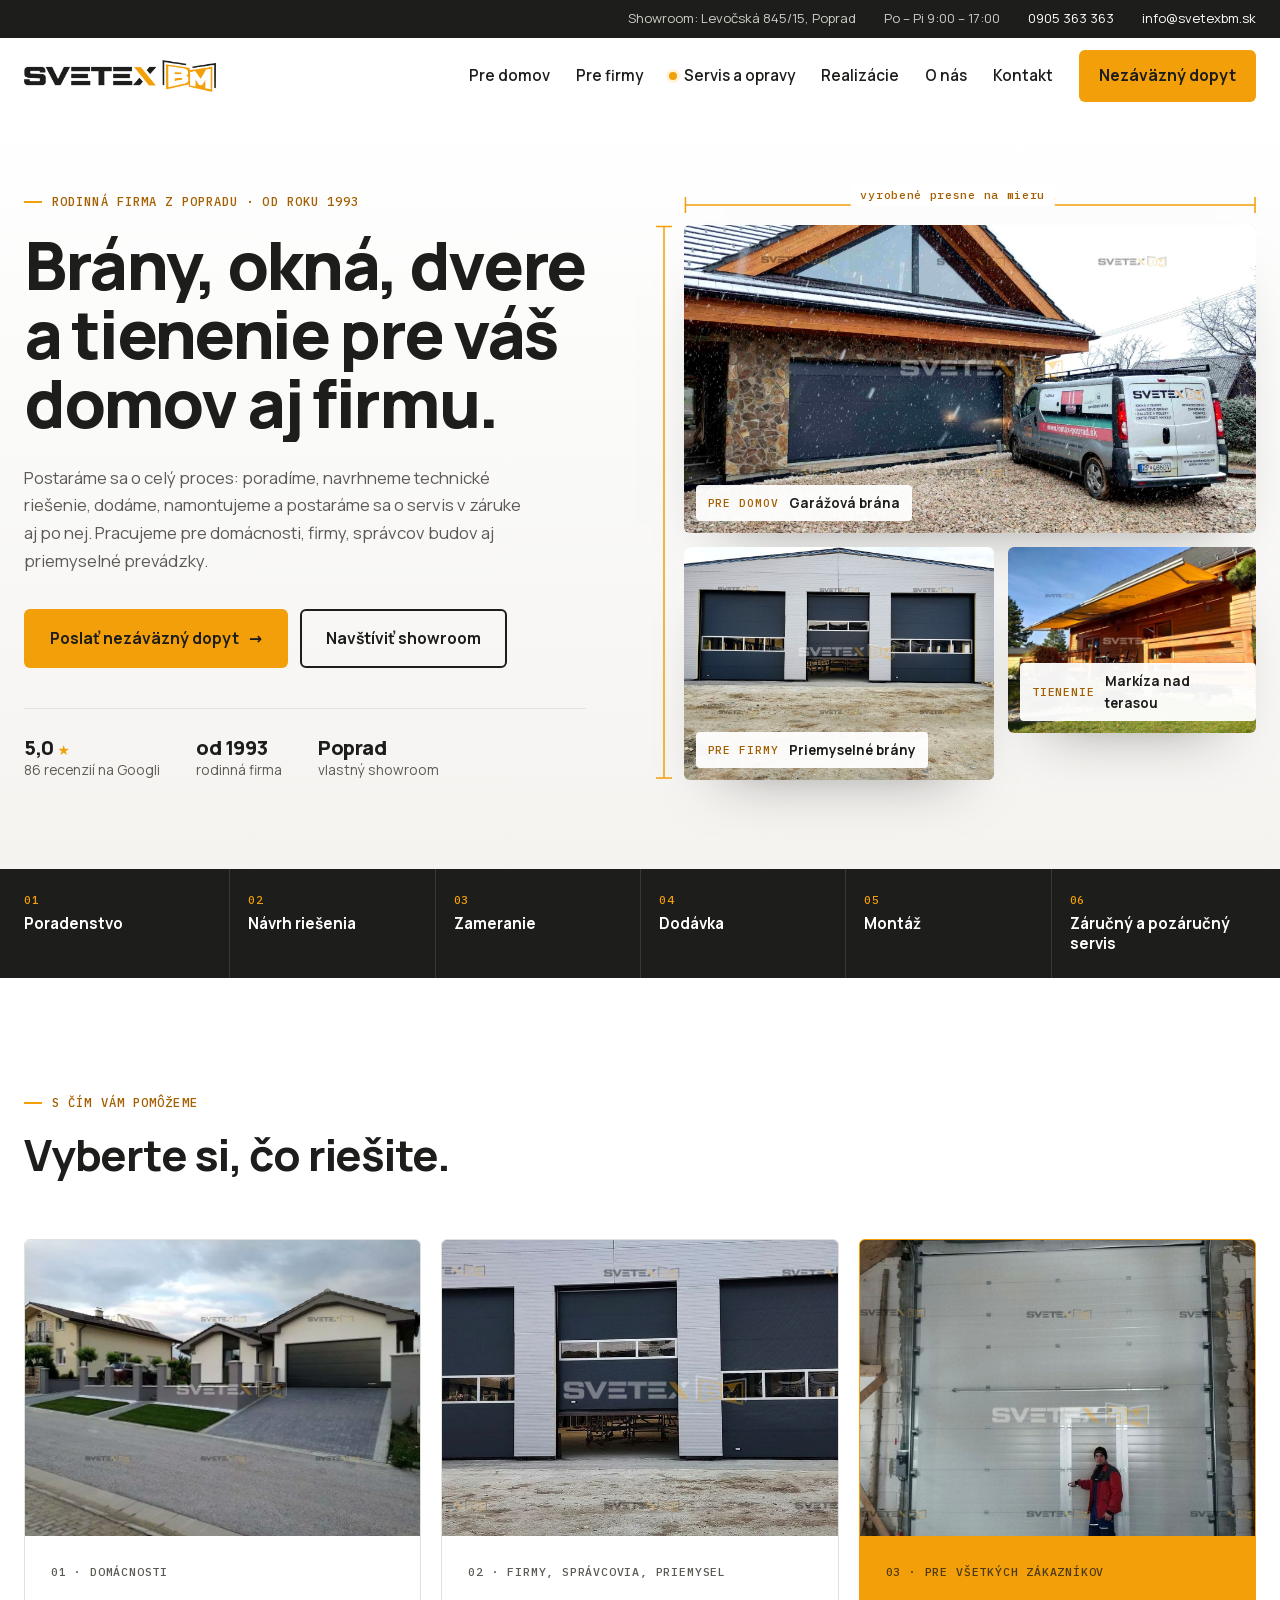
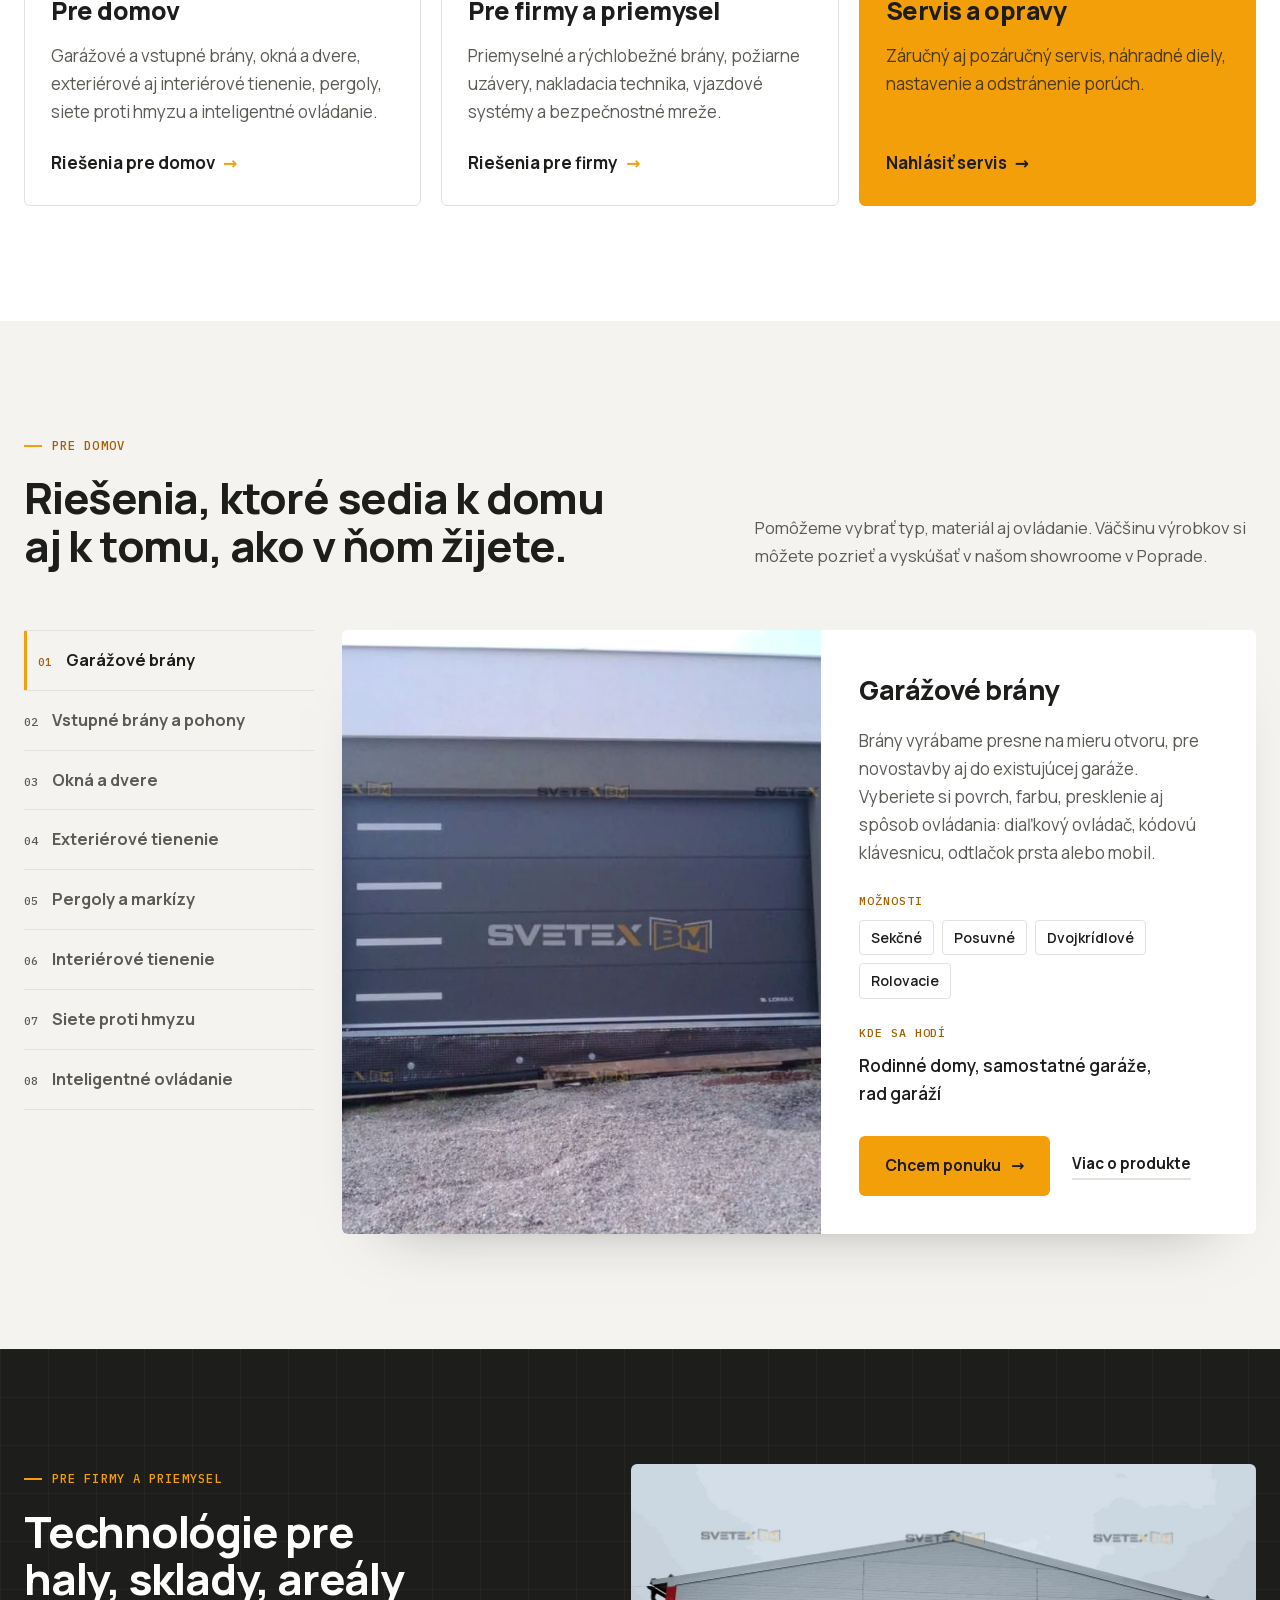
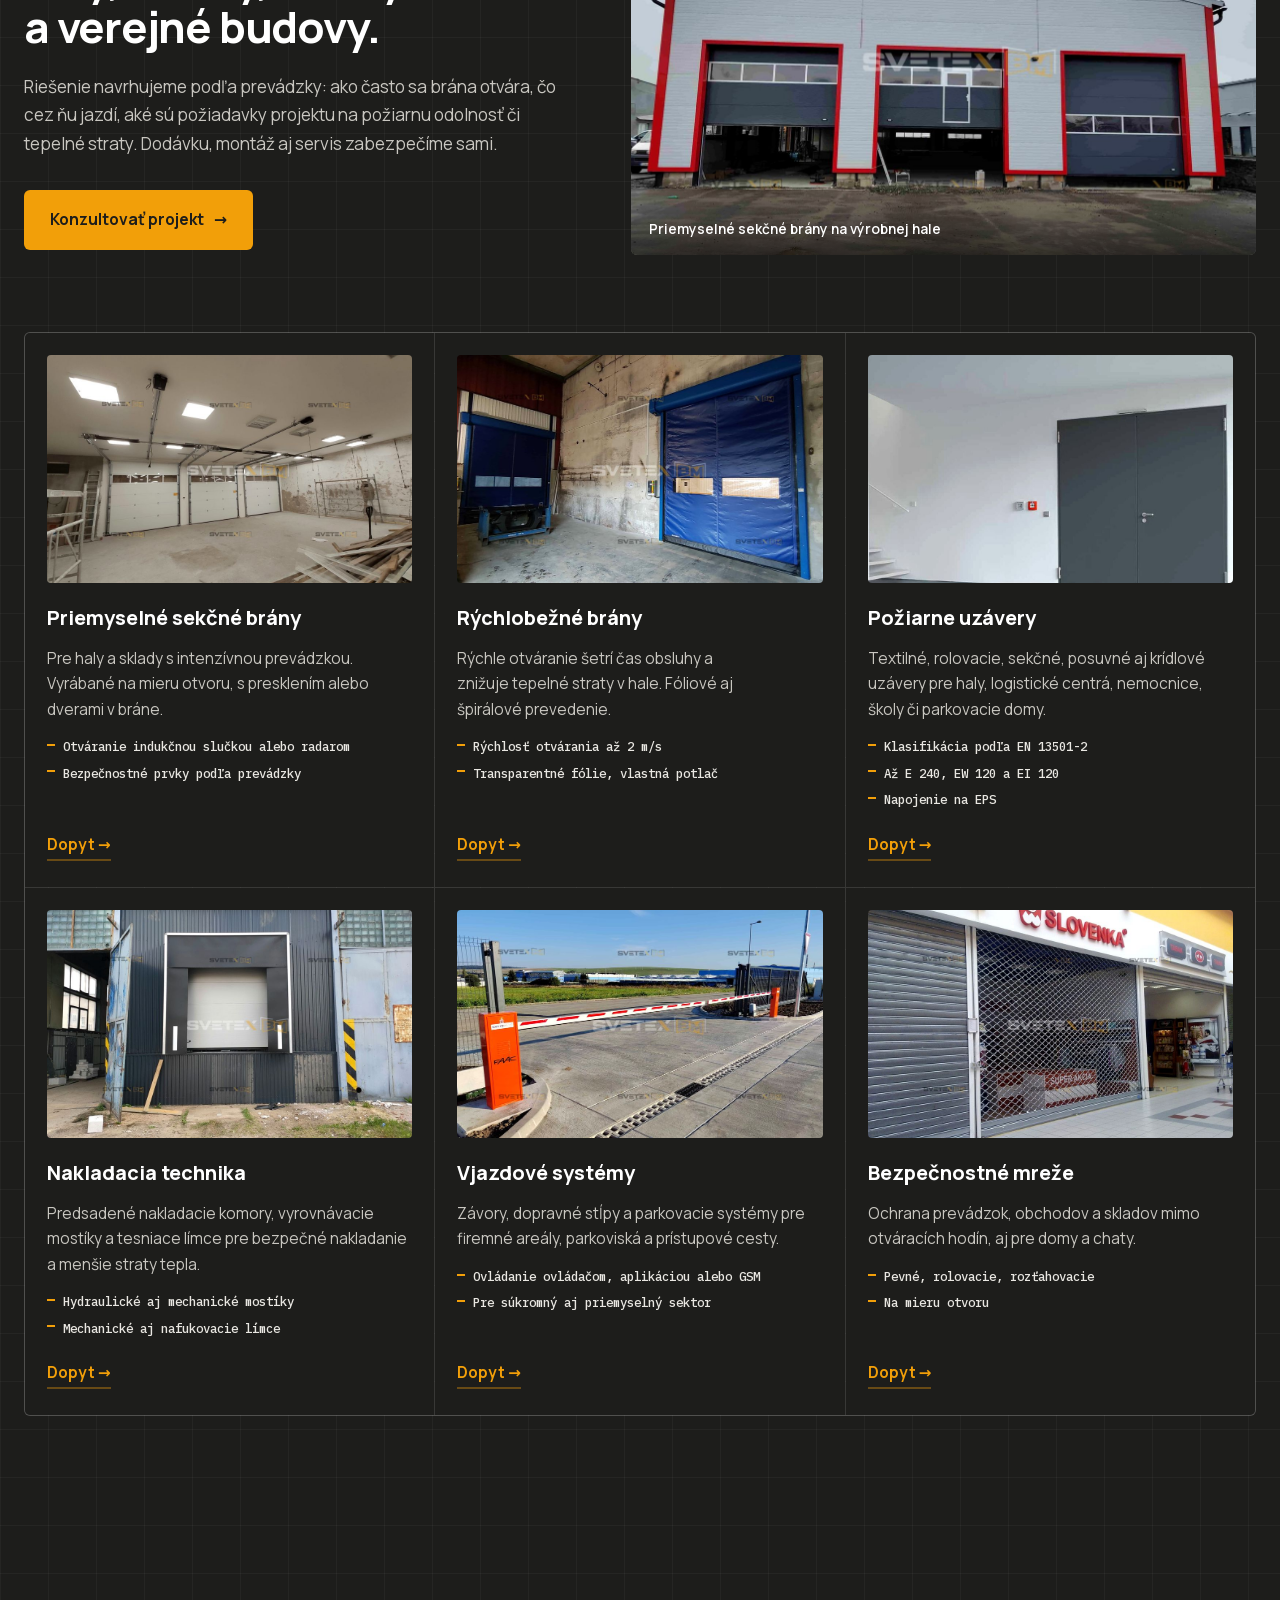
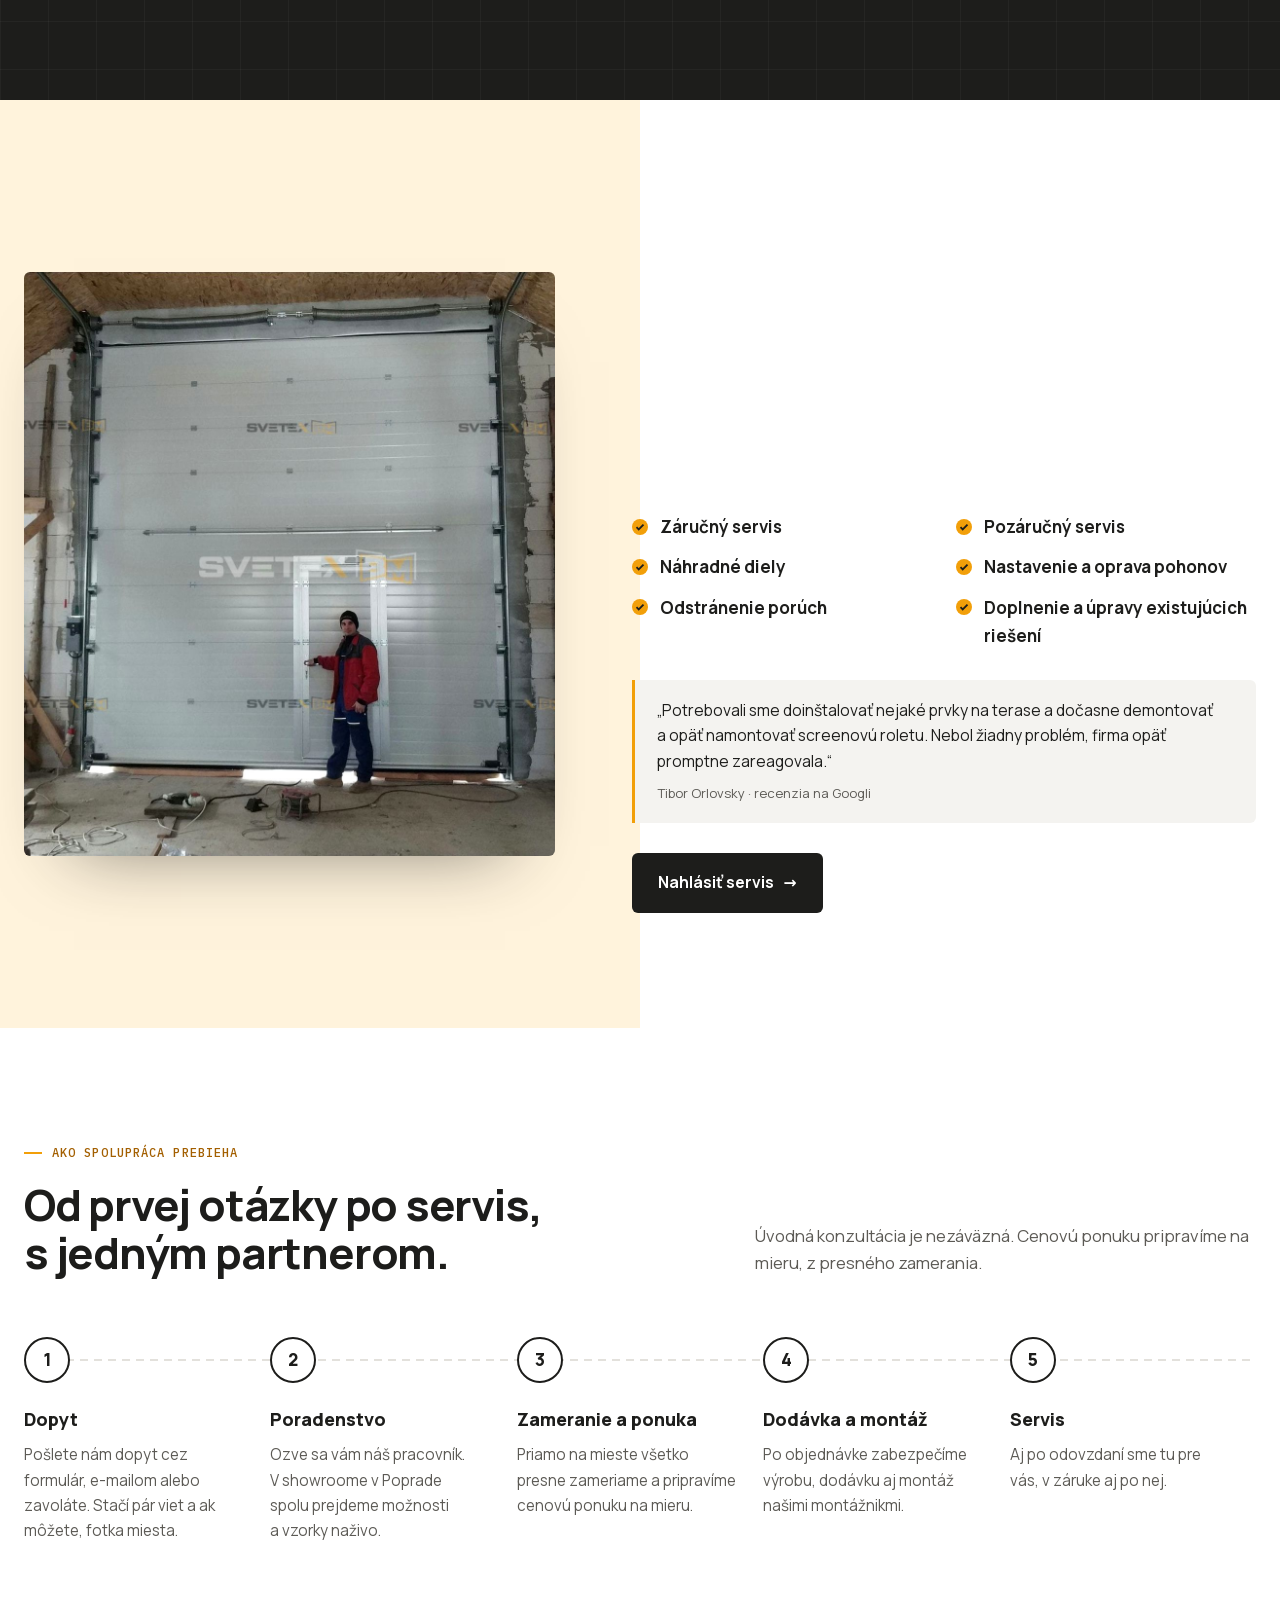
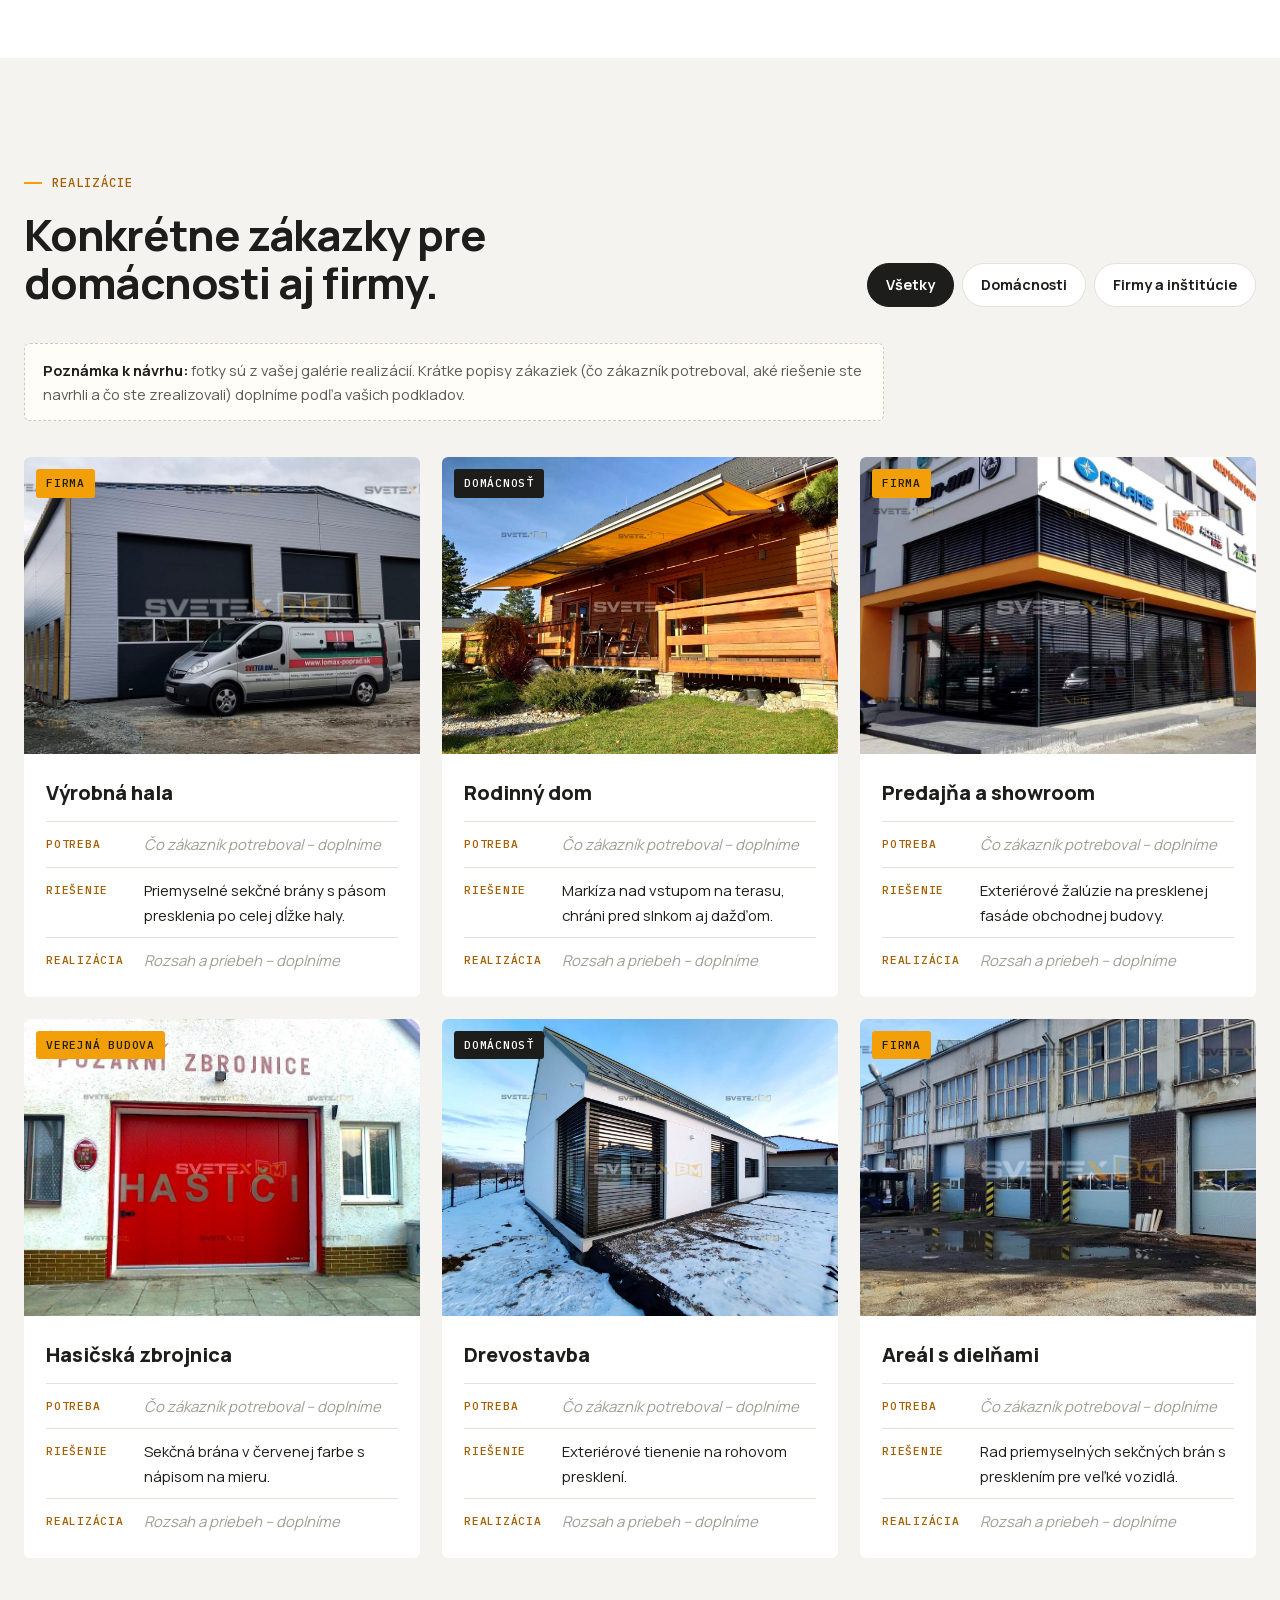
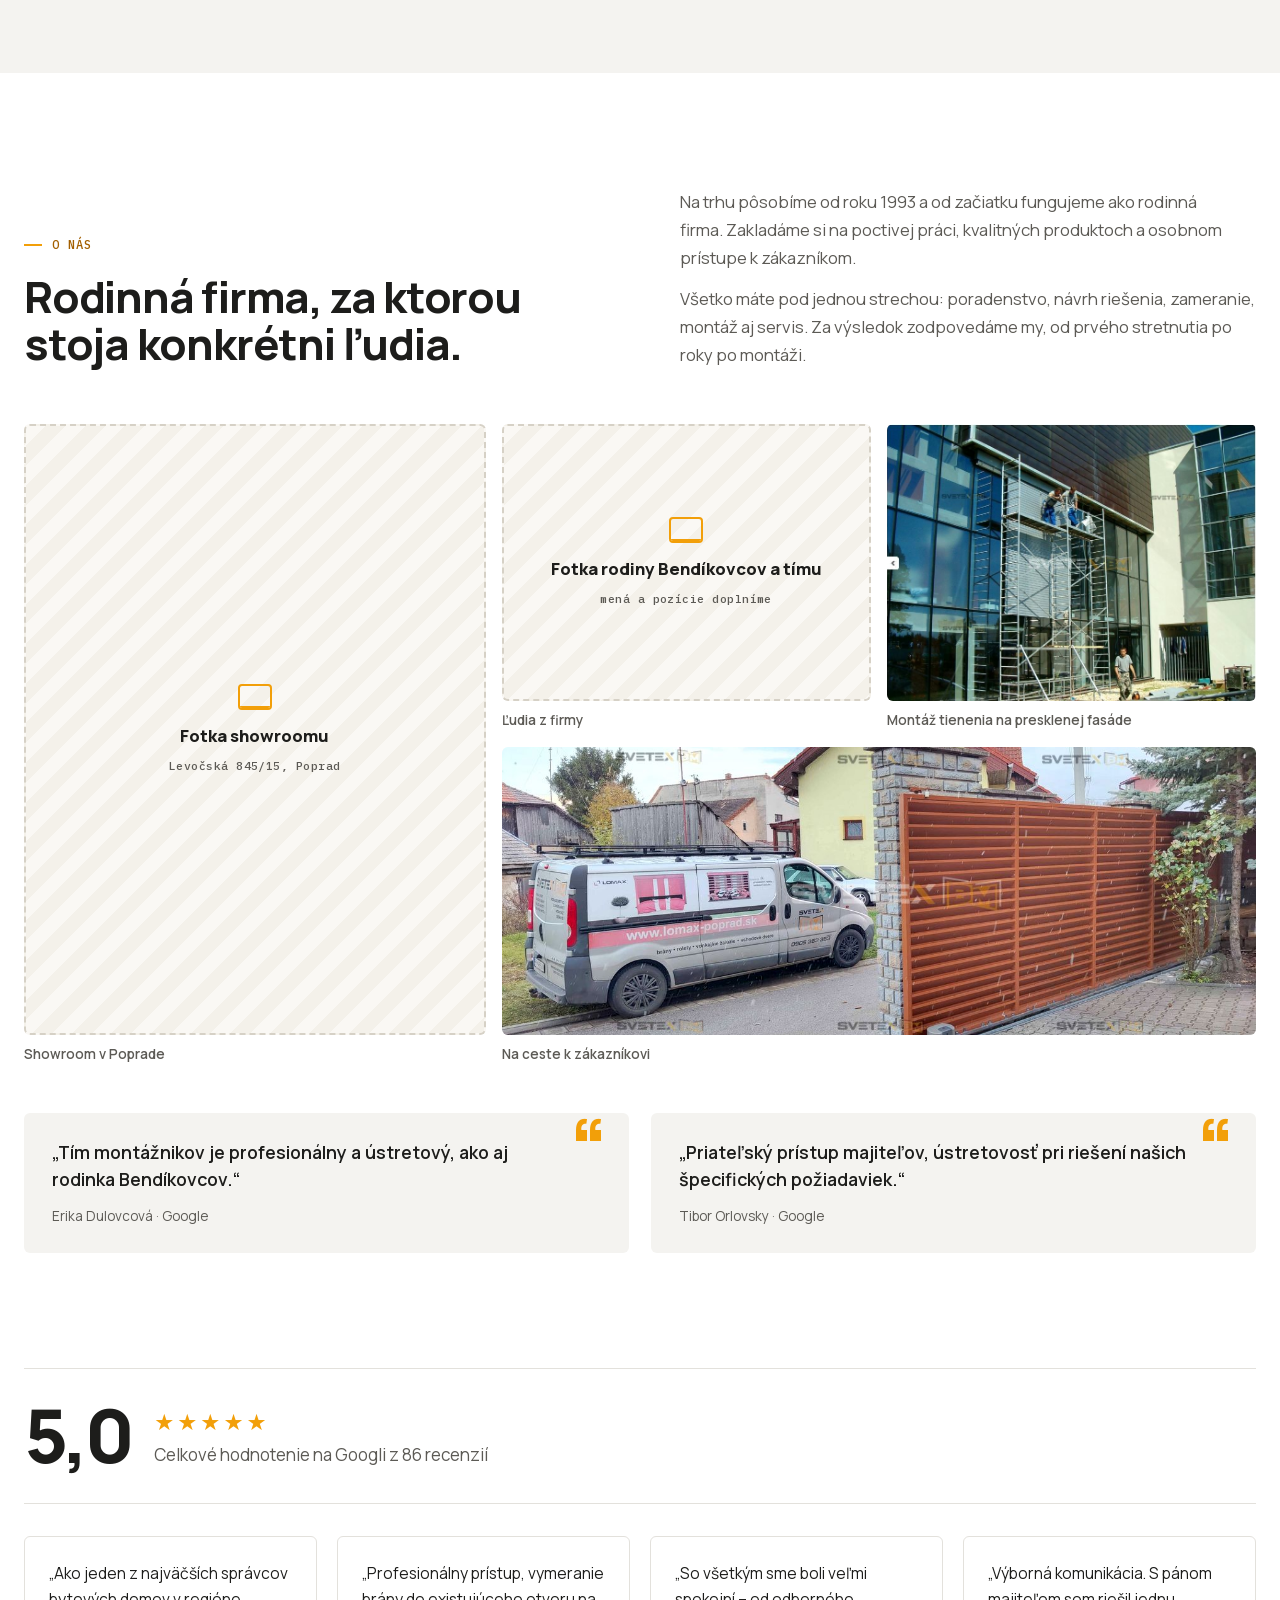
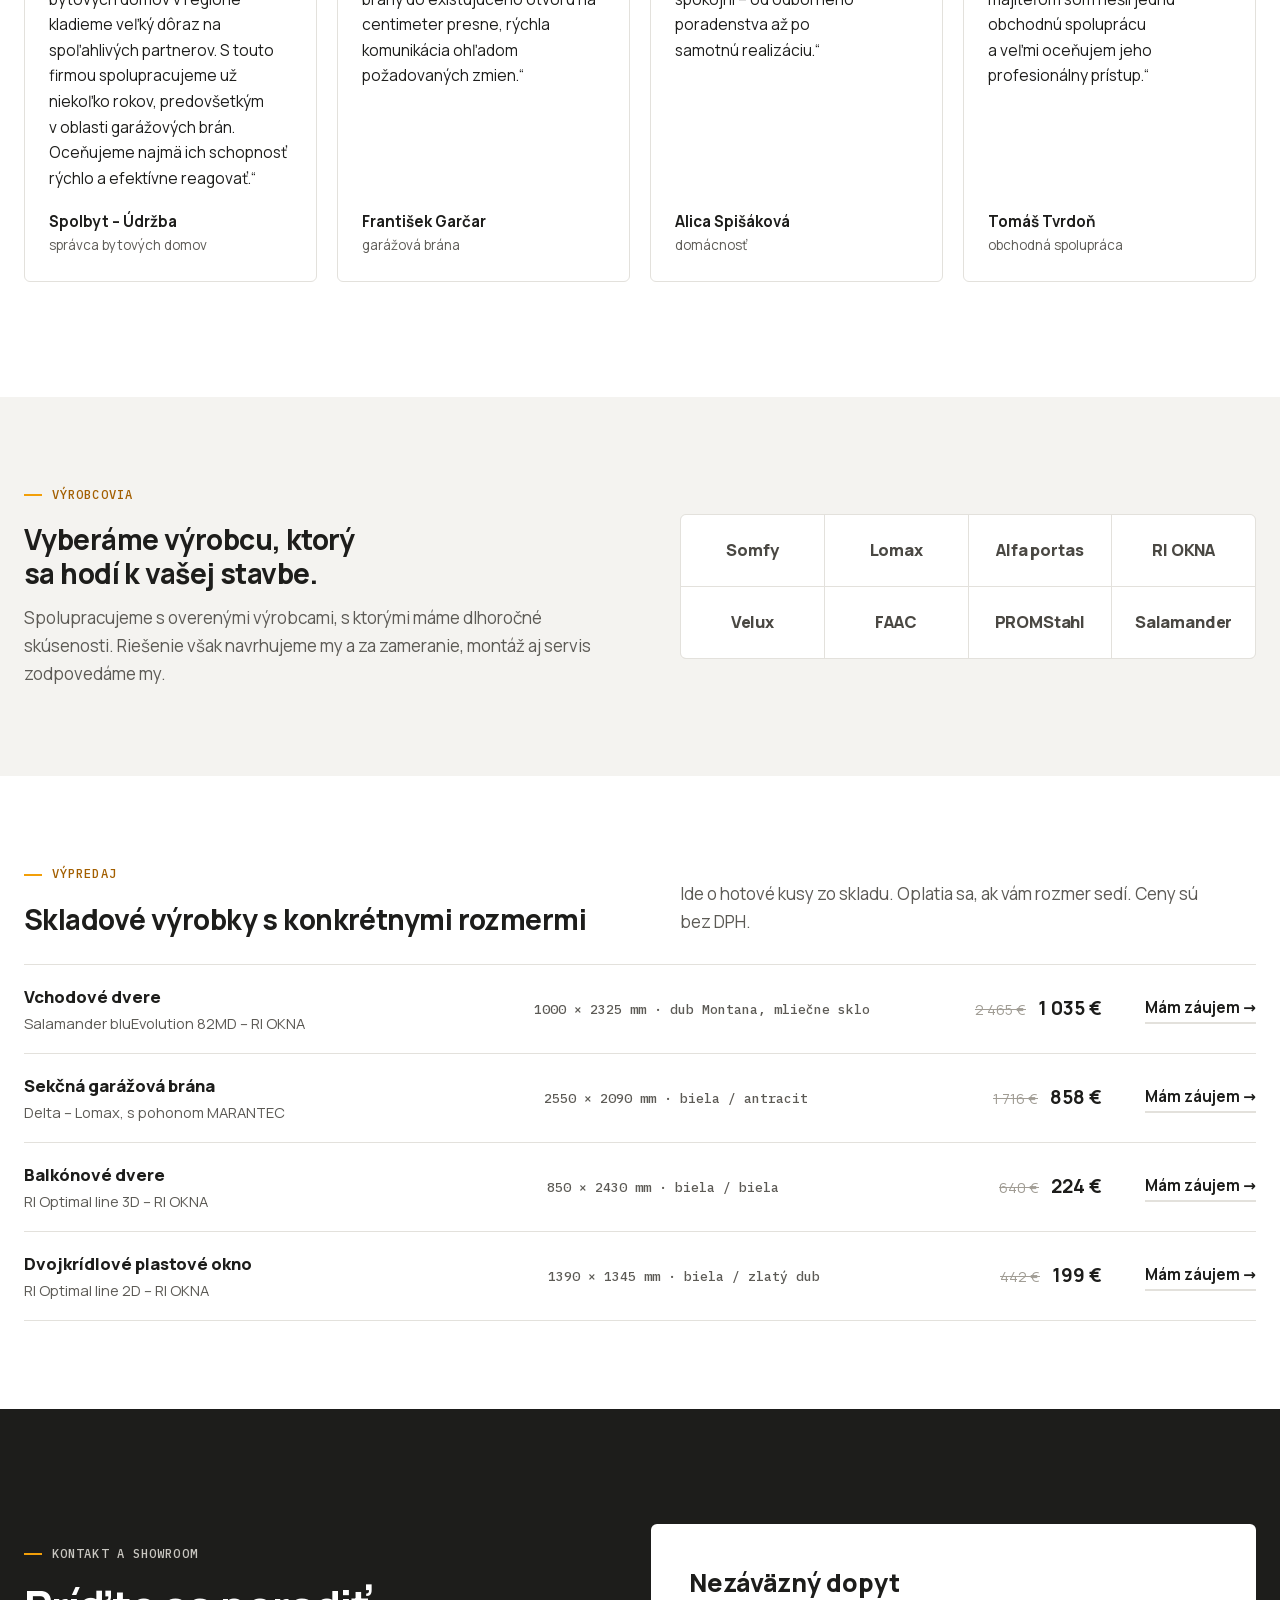
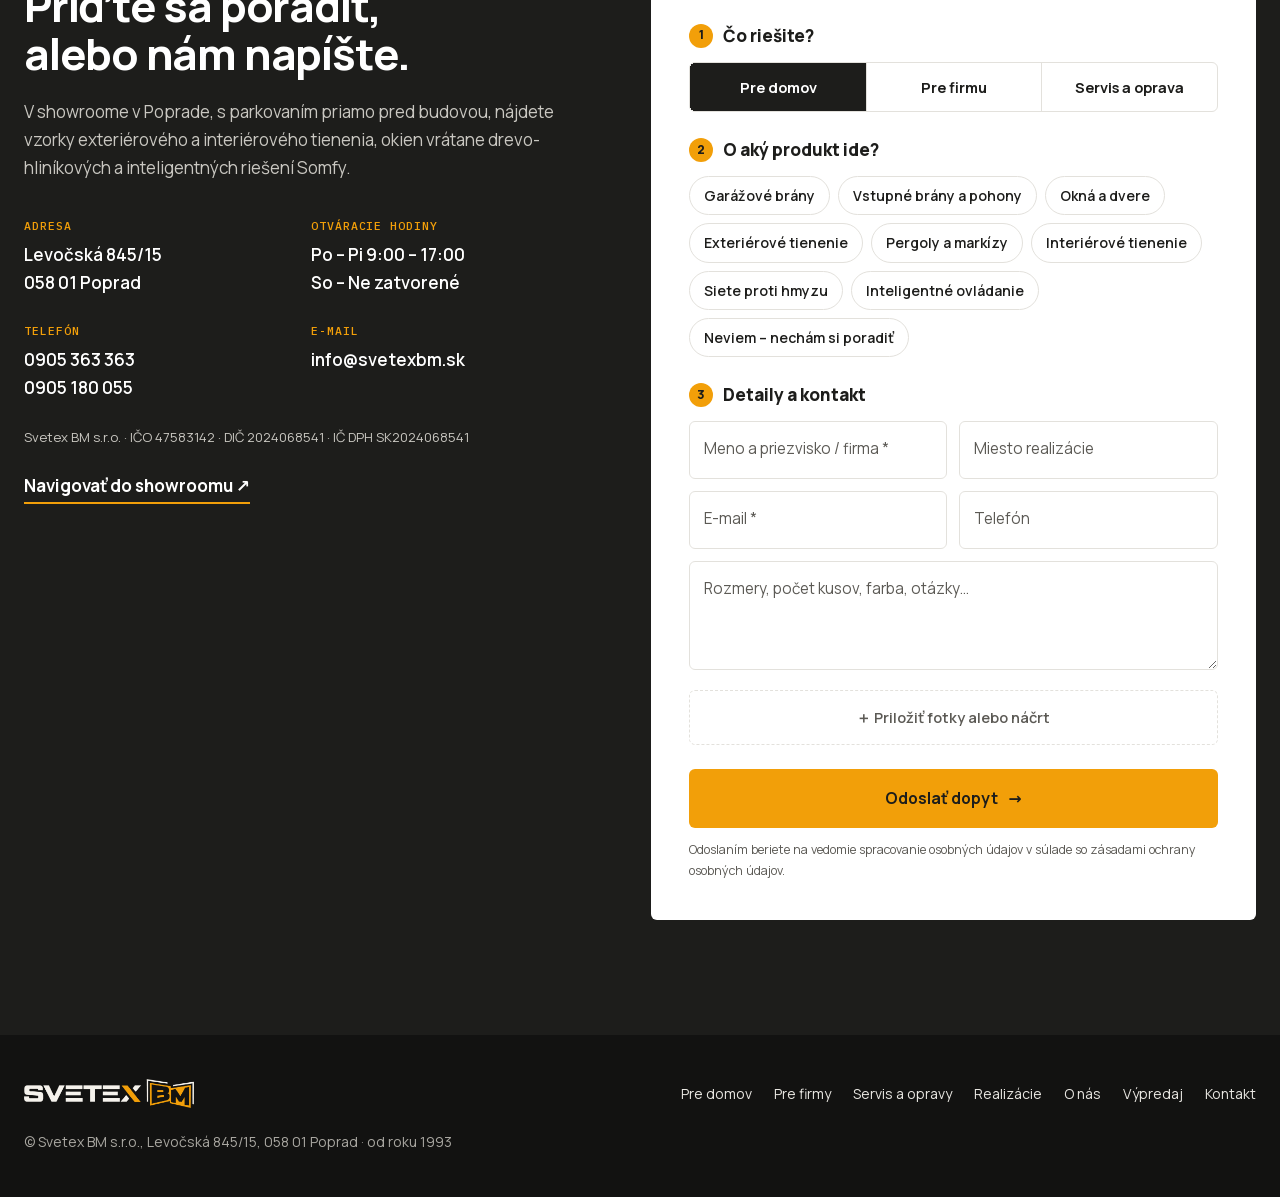
<file: varianta-3/index.html>
<!doctype html>
<html lang="sk">
<head>
<meta charset="utf-8">
<meta name="viewport" content="width=device-width, initial-scale=1">
<meta name="robots" content="noindex, nofollow">
<title>Svetex BM – brány, okná, dvere a tienenie | Poprad, od roku 1993</title>
<meta name="description" content="Rodinná firma z Popradu od roku 1993. Garážové a priemyselné brány, okná a dvere, tienenie, siete, vjazdové systémy, nakladacia technika a požiarne uzávery. Poradenstvo, zameranie, montáž aj servis.">
<link rel="icon" href="../img/favicon.png">
<link rel="preload" href="fonts/Manrope-latin.woff2" as="font" type="font/woff2" crossorigin>
<link rel="stylesheet" href="style.css?v=65218b71">
<script type="application/ld+json">{"@context":"https://schema.org","@type":"HomeAndConstructionBusiness","name":"Svetex BM s.r.o.","url":"https://svetexbm.sk/","email":"info@svetexbm.sk","telephone":["+421905363363","+421905180055"],"foundingDate":"1993","address":{"@type":"PostalAddress","streetAddress":"Levočská 845/15","addressLocality":"Poprad","postalCode":"058 01","addressCountry":"SK"},"openingHours":"Mo-Fr 09:00-17:00","aggregateRating":{"@type":"AggregateRating","ratingValue":"5.0","reviewCount":"86"},"description":"Brány, okná, dvere a tienenie pre domácnosti aj firmy. Poradenstvo, návrh riešenia, dodávka, montáž, záručný a pozáručný servis."}</script>
</head>
<body>

<div class="topbar">
  <div class="wrap topbar__in">
    <span>Showroom: Levočská 845/15, Poprad</span>
    <span>Po – Pi 9:00 – 17:00</span>
    <a href="tel:+421905363363">0905 363 363</a>
    <a href="mailto:info@svetexbm.sk">info@svetexbm.sk</a>
  </div>
</div>

<header class="nav" id="nav">
  <div class="wrap nav__in">
    <a href="#top" class="nav__logo" aria-label="Svetex BM – úvod"><img src="../img/logo-tmave.png" alt="Svetex BM" width="192" height="32"></a>
    <nav class="nav__menu" id="menu" aria-label="Hlavné menu">
      <a href="#domov">Pre domov</a>
      <a href="#firmy">Pre firmy</a>
      <a href="#servis" class="nav__servis">Servis a opravy</a>
      <a href="#realizacie">Realizácie</a>
      <a href="#o-nas">O nás</a>
      <a href="#kontakt">Kontakt</a>
      <a href="#kontakt" class="btn btn--o nav__cta">Nezáväzný dopyt</a>
    </nav>
    <button class="nav__burger" id="burger" aria-label="Menu" aria-expanded="false"><i></i><i></i></button>
  </div>
</header>

<main id="top">

<!-- ÚVOD -->
<section class="hero">
  <div class="wrap hero__in">
    <div class="hero__txt">
      <p class="eyebrow">Rodinná firma z&nbsp;Popradu · od roku 1993</p>
      <h1 class="h1" data-words>Brány, okná, dvere a&nbsp;tienenie pre váš domov aj&nbsp;firmu.</h1>
      <p class="hero__lead">Postaráme sa o&nbsp;celý proces: poradíme, navrhneme technické riešenie, dodáme, namontujeme a&nbsp;postaráme sa o&nbsp;servis v&nbsp;záruke aj po nej. Pracujeme pre domácnosti, firmy, správcov budov aj priemyselné prevádzky.</p>
      <div class="hero__btns">
        <a href="#kontakt" class="btn btn--o">Poslať nezáväzný dopyt <span aria-hidden="true">→</span></a>
        <a href="#showroom" class="btn btn--line">Navštíviť showroom</a>
      </div>
      <ul class="hero__facts">
        <li><b>5,0 <span class="star" aria-hidden="true">★</span></b><span>86 recenzií na Googli</span></li>
        <li><b>od 1993</b><span>rodinná firma</span></li>
        <li><b>Poprad</b><span>vlastný showroom</span></li>
      </ul>
    </div>

    <div class="hero__media">
      <figure class="hm hm--a">
        <img src="img/hero-domov.jpg" alt="Sekčná garážová brána pri rodinnom dome a firemné auto Svetex BM" width="2000" height="1035" fetchpriority="high">
        <figcaption><span>Pre domov</span>Garážová brána</figcaption>
      </figure>
      <figure class="hm hm--b">
        <img src="img/hero-firmy.jpg" alt="Tri priemyselné sekčné brány na výrobnej hale" width="1200" height="810">
        <figcaption><span>Pre firmy</span>Priemyselné brány</figcaption>
      </figure>
      <figure class="hm hm--c">
        <img src="img/hero-tienenie.jpg" alt="Markíza nad terasou drevenice" width="1200" height="900">
        <figcaption><span>Tienenie</span>Markíza nad terasou</figcaption>
      </figure>
      <svg class="kota kota--h" viewBox="0 0 400 20" preserveAspectRatio="none" aria-hidden="true"><path pathLength="1" d="M1 2v16M399 2v16M1 10h398"/></svg>
      <span class="kota__t kota__t--h">vyrobené presne na mieru</span>
      <svg class="kota kota--v" viewBox="0 0 20 400" preserveAspectRatio="none" aria-hidden="true"><path pathLength="1" d="M2 1h16M2 399h16M10 1v398"/></svg>
    </div>
  </div>
</section>

<!-- CELÝ PROCES -->
<section class="flow" aria-label="Čo pre vás zabezpečíme">
  <div class="wrap">
    <ol class="flow__list">
      <li><i>01</i>Poradenstvo</li>
      <li><i>02</i>Návrh riešenia</li>
      <li><i>03</i>Zameranie</li>
      <li><i>04</i>Dodávka</li>
      <li><i>05</i>Montáž</li>
      <li><i>06</i>Záručný a&nbsp;pozáručný servis</li>
    </ol>
  </div>
</section>

<!-- TRI VSTUPY -->
<section class="doors" aria-label="S čím vám pomôžeme">
  <div class="wrap">
    <div class="sec-h">
      <p class="eyebrow rv">S čím vám pomôžeme</p>
      <h2 class="h2 rv">Vyberte si, čo riešite.</h2>
    </div>
    <div class="doors__grid">
      <a href="#domov" class="door rv">
        <div class="door__img"><img src="img/vstup-domov.jpg" alt="Rodinný dom s garážovou bránou" loading="lazy" width="800" height="600"></div>
        <div class="door__b">
          <p class="door__k">01 · Domácnosti</p>
          <h3>Pre domov</h3>
          <p>Garážové a&nbsp;vstupné brány, okná a&nbsp;dvere, exteriérové aj interiérové tienenie, pergoly, siete proti hmyzu a&nbsp;inteligentné ovládanie.</p>
          <span class="door__go">Riešenia pre domov <span aria-hidden="true">→</span></span>
        </div>
      </a>
      <a href="#firmy" class="door rv">
        <div class="door__img"><img src="img/vstup-firmy.jpg" alt="Priemyselné sekčné brány na hale" loading="lazy" width="1200" height="540"></div>
        <div class="door__b">
          <p class="door__k">02 · Firmy, správcovia, priemysel</p>
          <h3>Pre firmy a&nbsp;priemysel</h3>
          <p>Priemyselné a&nbsp;rýchlobežné brány, požiarne uzávery, nakladacia technika, vjazdové systémy a&nbsp;bezpečnostné mreže.</p>
          <span class="door__go">Riešenia pre firmy <span aria-hidden="true">→</span></span>
        </div>
      </a>
      <a href="#servis" class="door door--servis rv">
        <div class="door__img"><img src="img/vstup-servis.jpg" alt="Technik Svetex BM pri priemyselnej bráne" loading="lazy" width="1124" height="1200"></div>
        <div class="door__b">
          <p class="door__k">03 · Pre všetkých zákazníkov</p>
          <h3>Servis a&nbsp;opravy</h3>
          <p>Záručný aj pozáručný servis, náhradné diely, nastavenie a&nbsp;odstránenie porúch.</p>
          <span class="door__go">Nahlásiť servis <span aria-hidden="true">→</span></span>
        </div>
      </a>
    </div>
  </div>
</section>

<!-- PRE DOMOV -->
<section class="home" id="domov">
  <div class="wrap">
    <div class="sec-h sec-h--row">
      <div>
        <p class="eyebrow rv">Pre domov</p>
        <h2 class="h2 rv">Riešenia, ktoré sedia k&nbsp;domu aj k&nbsp;tomu, ako v&nbsp;ňom žijete.</h2>
      </div>
      <p class="sec-h__p rv">Pomôžeme vybrať typ, materiál aj ovládanie. Väčšinu výrobkov si môžete pozrieť a&nbsp;vyskúšať v&nbsp;našom showroome v&nbsp;Poprade.</p>
    </div>

    <div class="tabs rv" data-tabs>
      <div class="tabs__list" role="tablist" aria-label="Produkty pre domov"><button role="tab" id="t-brany" aria-controls="p-brany" aria-selected="true"><i>01</i>Garážové brány</button><button role="tab" id="t-vstupne" aria-controls="p-vstupne" aria-selected="false" tabindex="-1"><i>02</i>Vstupné brány a pohony</button><button role="tab" id="t-okna" aria-controls="p-okna" aria-selected="false" tabindex="-1"><i>03</i>Okná a dvere</button><button role="tab" id="t-exter" aria-controls="p-exter" aria-selected="false" tabindex="-1"><i>04</i>Exteriérové tienenie</button><button role="tab" id="t-pergoly" aria-controls="p-pergoly" aria-selected="false" tabindex="-1"><i>05</i>Pergoly a markízy</button><button role="tab" id="t-inter" aria-controls="p-inter" aria-selected="false" tabindex="-1"><i>06</i>Interiérové tienenie</button><button role="tab" id="t-siete" aria-controls="p-siete" aria-selected="false" tabindex="-1"><i>07</i>Siete proti hmyzu</button><button role="tab" id="t-somfy" aria-controls="p-somfy" aria-selected="false" tabindex="-1"><i>08</i>Inteligentné ovládanie</button></div>
      <div class="tabs__panels">        <div class="panel is-on" role="tabpanel" id="p-brany" aria-labelledby="t-brany">
          <figure class="panel__img"><img src="img/p-brany.jpg" alt="Garážové brány – realizácia Svetex BM" loading="eager"></figure>
          <div class="panel__b">
            <h3>Garážové brány</h3>
            <p>Brány vyrábame presne na mieru otvoru, pre novostavby aj do existujúcej garáže. Vyberiete si povrch, farbu, presklenie aj spôsob ovládania: diaľkový ovládač, kódovú klávesnicu, odtlačok prsta alebo mobil.</p>
            <p class="panel__k">Možnosti</p>
            <ul class="tags"><li>Sekčné</li><li>Posuvné</li><li>Dvojkrídlové</li><li>Rolovacie</li></ul>
            <p class="panel__k">Kde sa hodí</p>
            <p class="panel__w">Rodinné domy, samostatné garáže, rad garáží</p>
            <div class="panel__a">
              <a href="#kontakt" class="btn btn--o" data-typ="domov" data-kat="Garážové brány">Chcem ponuku <span aria-hidden="true">→</span></a>
              <a href="#domov" class="lnk">Viac o produkte</a>
            </div>
          </div>
        </div>
        <div class="panel" role="tabpanel" id="p-vstupne" aria-labelledby="t-vstupne" hidden>
          <figure class="panel__img"><img src="img/p-vstupne.jpg" alt="Vstupné brány a pohony – realizácia Svetex BM" loading="lazy"></figure>
          <div class="panel__b">
            <h3>Vstupné brány a pohony</h3>
            <p>Posuvné aj krídlové brány na pozemok, od manuálnych po plne automatické. Pohon vieme prepojiť s ovládaním garážovej brány aj s inteligentnou domácnosťou.</p>
            <p class="panel__k">Možnosti</p>
            <ul class="tags"><li>Posuvné brány</li><li>Krídlové brány</li><li>Pohony Somfy a FAAC</li><li>GSM ovládanie</li></ul>
            <p class="panel__k">Kde sa hodí</p>
            <p class="panel__w">Vjazd na pozemok, dvory, areály</p>
            <div class="panel__a">
              <a href="#kontakt" class="btn btn--o" data-typ="domov" data-kat="Vstupné brány a pohony">Chcem ponuku <span aria-hidden="true">→</span></a>
              <a href="#domov" class="lnk">Viac o produkte</a>
            </div>
          </div>
        </div>
        <div class="panel" role="tabpanel" id="p-okna" aria-labelledby="t-okna" hidden>
          <figure class="panel__img"><img src="img/p-okna.jpg" alt="Okná a dvere – realizácia Svetex BM" loading="lazy"></figure>
          <div class="panel__b">
            <h3>Okná a dvere</h3>
            <p>Okná a dvere pre novostavby aj rekonštrukcie, vyrábané na mieru. Poradíme s materiálom, zasklením aj farbou a postaráme sa o montáž a servis.</p>
            <p class="panel__k">Možnosti</p>
            <ul class="tags"><li>Plastové</li><li>Hliníkové</li><li>Drevené</li><li>Drevo-hliníkové</li><li>Plasto-hliníkové</li></ul>
            <p class="panel__k">Kde sa hodí</p>
            <p class="panel__w">Domy, byty, chaty</p>
            <div class="panel__a">
              <a href="#kontakt" class="btn btn--o" data-typ="domov" data-kat="Okná a dvere">Chcem ponuku <span aria-hidden="true">→</span></a>
              <a href="#domov" class="lnk">Viac o produkte</a>
            </div>
          </div>
        </div>
        <div class="panel" role="tabpanel" id="p-exter" aria-labelledby="t-exter" hidden>
          <figure class="panel__img"><img src="img/p-exter.jpg" alt="Exteriérové tienenie – realizácia Svetex BM" loading="lazy"></figure>
          <div class="panel__b">
            <h3>Exteriérové tienenie</h3>
            <p>Exteriérové žalúzie, rolety a screenové rolety chránia dom pred prehrievaním a dávajú súkromie. S motorom a senzormi sa vedia zatiahnuť samé, podľa slnka alebo vetra.</p>
            <p class="panel__k">Možnosti</p>
            <ul class="tags"><li>Exteriérové žalúzie</li><li>Rolety</li><li>Screenové rolety</li><li>Tienenie strešných okien</li></ul>
            <p class="panel__k">Kde sa hodí</p>
            <p class="panel__w">Južné a západné fasády, veľké presklenia</p>
            <div class="panel__a">
              <a href="#kontakt" class="btn btn--o" data-typ="domov" data-kat="Exteriérové tienenie">Chcem ponuku <span aria-hidden="true">→</span></a>
              <a href="#domov" class="lnk">Viac o produkte</a>
            </div>
          </div>
        </div>
        <div class="panel" role="tabpanel" id="p-pergoly" aria-labelledby="t-pergoly" hidden>
          <figure class="panel__img"><img src="img/p-pergoly.jpg" alt="Pergoly a markízy – realizácia Svetex BM" loading="lazy"></figure>
          <div class="panel__b">
            <h3>Pergoly a markízy</h3>
            <p>Tieň a príjemné miesto na terase. Markízy aj pergoly navrhneme podľa rozmerov terasy a dajú sa ovládať motorom, diaľkovým ovládačom alebo z mobilu.</p>
            <p class="panel__k">Možnosti</p>
            <ul class="tags"><li>Markízy</li><li>Pergoly</li><li>Motorické ovládanie</li><li>Veterný senzor</li></ul>
            <p class="panel__k">Kde sa hodí</p>
            <p class="panel__w">Terasy, balkóny, záhrady</p>
            <div class="panel__a">
              <a href="#kontakt" class="btn btn--o" data-typ="domov" data-kat="Pergoly a markízy">Chcem ponuku <span aria-hidden="true">→</span></a>
              <a href="#domov" class="lnk">Viac o produkte</a>
            </div>
          </div>
        </div>
        <div class="panel" role="tabpanel" id="p-inter" aria-labelledby="t-inter" hidden>
          <figure class="panel__img"><img src="img/p-inter.jpg" alt="Interiérové tienenie – realizácia Svetex BM" loading="lazy"></figure>
          <div class="panel__b">
            <h3>Interiérové tienenie</h3>
            <p>Plisé, roletky deň/noc, rímske rolety, japonské steny aj žalúzie. Vyrábame ich na mieru oknu vrátane strešných a atypických okien.</p>
            <p class="panel__k">Možnosti</p>
            <ul class="tags"><li>Plisé</li><li>Roletky deň / noc</li><li>Rímske rolety</li><li>Japonské steny</li><li>Žalúzie</li><li>Garniže</li></ul>
            <p class="panel__k">Kde sa hodí</p>
            <p class="panel__w">Obývačky, spálne, podkrovia, kancelárie</p>
            <div class="panel__a">
              <a href="#kontakt" class="btn btn--o" data-typ="domov" data-kat="Interiérové tienenie">Chcem ponuku <span aria-hidden="true">→</span></a>
              <a href="#domov" class="lnk">Viac o produkte</a>
            </div>
          </div>
        </div>
        <div class="panel" role="tabpanel" id="p-siete" aria-labelledby="t-siete" hidden>
          <figure class="panel__img"><img src="img/p-siete.jpg" alt="Siete proti hmyzu – realizácia Svetex BM" loading="lazy"></figure>
          <div class="panel__b">
            <h3>Siete proti hmyzu</h3>
            <p>Vetrajte bez nezvaných návštevníkov. Siete vyrobíme na okná, dvere aj strešné okná, aj v prevedení bez vŕtania do rámu.</p>
            <p class="panel__k">Možnosti</p>
            <ul class="tags"><li>Pevné</li><li>Krídlové</li><li>Plisované</li><li>Posuvné</li><li>Rolovacie</li></ul>
            <p class="panel__k">Kde sa hodí</p>
            <p class="panel__w">Okná, balkónové a terasové dvere</p>
            <div class="panel__a">
              <a href="#kontakt" class="btn btn--o" data-typ="domov" data-kat="Siete proti hmyzu">Chcem ponuku <span aria-hidden="true">→</span></a>
              <a href="#domov" class="lnk">Viac o produkte</a>
            </div>
          </div>
        </div>
        <div class="panel" role="tabpanel" id="p-somfy" aria-labelledby="t-somfy" hidden>
          <figure class="panel__img"><img src="img/p-somfy.jpg" alt="Inteligentné ovládanie – realizácia Svetex BM" loading="lazy"></figure>
          <div class="panel__b">
            <h3>Inteligentné ovládanie</h3>
            <p>Rolety, žalúzie, markízy aj brány ovládate z mobilu alebo podľa scenárov, napríklad jedným tlačidlom pri odchode z domu. Sme expert partner Somfy a systém TaHoma vám nastavíme na mieru.</p>
            <p class="panel__k">Možnosti</p>
            <ul class="tags"><li>Somfy TaHoma</li><li>Ovládanie z mobilu</li><li>Scenáre</li><li>Senzory slnka a vetra</li></ul>
            <p class="panel__k">Kde sa hodí</p>
            <p class="panel__w">Novostavby aj doplnenie do existujúceho domu</p>
            <div class="panel__a">
              <a href="#kontakt" class="btn btn--o" data-typ="domov" data-kat="Inteligentné ovládanie">Chcem ponuku <span aria-hidden="true">→</span></a>
              <a href="#domov" class="lnk">Viac o produkte</a>
            </div>
          </div>
        </div></div>
    </div>
  </div>
</section>

<!-- PRE FIRMY -->
<section class="biz" id="firmy">
  <div class="wrap">
    <div class="biz__top">
      <div>
        <p class="eyebrow eyebrow--o rv">Pre firmy a&nbsp;priemysel</p>
        <h2 class="h2 rv">Technológie pre haly, sklady, areály a&nbsp;verejné budovy.</h2>
        <p class="biz__lead rv">Riešenie navrhujeme podľa prevádzky: ako často sa brána otvára, čo cez ňu jazdí, aké sú požiadavky projektu na požiarnu odolnosť či tepelné straty. Dodávku, montáž aj servis zabezpečíme sami.</p>
        <a href="#kontakt" class="btn btn--o rv" data-typ="firma">Konzultovať projekt <span aria-hidden="true">→</span></a>
      </div>
      <figure class="biz__fig rv">
        <img src="img/f-priem.jpg" alt="Priemyselné sekčné brány na výrobnej hale" loading="lazy" width="1400" height="788">
        <figcaption>Priemyselné sekčné brány na výrobnej hale</figcaption>
      </figure>
    </div>

    <div class="biz__grid">      <article class="fcard rv">
        <div class="fcard__img"><img src="img/f-priem-k.jpg" alt="Priemyselné sekčné brány" loading="lazy"></div>
        <h3>Priemyselné sekčné brány</h3>
        <p>Pre haly a sklady s intenzívnou prevádzkou. Vyrábané na mieru otvoru, s presklením alebo dverami v bráne.</p>
        <ul><li>Otváranie indukčnou slučkou alebo radarom</li><li>Bezpečnostné prvky podľa prevádzky</li></ul>
        <a href="#kontakt" class="lnk lnk--o" data-typ="firma" data-kat="Priemyselné sekčné brány">Dopyt <span aria-hidden="true">→</span></a>
      </article>
      <article class="fcard rv">
        <div class="fcard__img"><img src="img/f-rychlo.jpg" alt="Rýchlobežné brány" loading="lazy"></div>
        <h3>Rýchlobežné brány</h3>
        <p>Rýchle otváranie šetrí čas obsluhy a znižuje tepelné straty v hale. Fóliové aj špirálové prevedenie.</p>
        <ul><li>Rýchlosť otvárania až 2 m/s</li><li>Transparentné fólie, vlastná potlač</li></ul>
        <a href="#kontakt" class="lnk lnk--o" data-typ="firma" data-kat="Rýchlobežné brány">Dopyt <span aria-hidden="true">→</span></a>
      </article>
      <article class="fcard rv">
        <div class="fcard__img"><img src="img/f-poziar.jpg" alt="Požiarne uzávery" loading="lazy"></div>
        <h3>Požiarne uzávery</h3>
        <p>Textilné, rolovacie, sekčné, posuvné aj krídlové uzávery pre haly, logistické centrá, nemocnice, školy či parkovacie domy.</p>
        <ul><li>Klasifikácia podľa EN 13501-2</li><li>Až E 240, EW 120 a EI 120</li><li>Napojenie na EPS</li></ul>
        <a href="#kontakt" class="lnk lnk--o" data-typ="firma" data-kat="Požiarne uzávery">Dopyt <span aria-hidden="true">→</span></a>
      </article>
      <article class="fcard rv">
        <div class="fcard__img"><img src="img/f-naklad.jpg" alt="Nakladacia technika" loading="lazy"></div>
        <h3>Nakladacia technika</h3>
        <p>Predsadené nakladacie komory, vyrovnávacie mostíky a tesniace límce pre bezpečné nakladanie a menšie straty tepla.</p>
        <ul><li>Hydraulické aj mechanické mostíky</li><li>Mechanické aj nafukovacie límce</li></ul>
        <a href="#kontakt" class="lnk lnk--o" data-typ="firma" data-kat="Nakladacia technika">Dopyt <span aria-hidden="true">→</span></a>
      </article>
      <article class="fcard rv">
        <div class="fcard__img"><img src="img/f-vjazd.jpg" alt="Vjazdové systémy" loading="lazy"></div>
        <h3>Vjazdové systémy</h3>
        <p>Závory, dopravné stĺpy a parkovacie systémy pre firemné areály, parkoviská a prístupové cesty.</p>
        <ul><li>Ovládanie ovládačom, aplikáciou alebo GSM</li><li>Pre súkromný aj priemyselný sektor</li></ul>
        <a href="#kontakt" class="lnk lnk--o" data-typ="firma" data-kat="Vjazdové systémy">Dopyt <span aria-hidden="true">→</span></a>
      </article>
      <article class="fcard rv">
        <div class="fcard__img"><img src="img/f-mreze.jpg" alt="Bezpečnostné mreže" loading="lazy"></div>
        <h3>Bezpečnostné mreže</h3>
        <p>Ochrana prevádzok, obchodov a skladov mimo otváracích hodín, aj pre domy a chaty.</p>
        <ul><li>Pevné, rolovacie, rozťahovacie</li><li>Na mieru otvoru</li></ul>
        <a href="#kontakt" class="lnk lnk--o" data-typ="firma" data-kat="Bezpečnostné mreže">Dopyt <span aria-hidden="true">→</span></a>
      </article></div>

    <div class="clients rv">
      <p class="clients__h">Pracovali sme napríklad pre</p>
      <ul><li>Letisko Poprad-Tatry</li><li>Nemocnica Poprad</li><li>Mesto Poprad</li><li>Mesto Kežmarok</li><li>Aqua city Poprad</li><li>Chemosvit</li><li>Tatravagónka</li><li>Slovnaft</li><li>ŽSR</li><li>NDS</li><li>Spolbyt Poprad</li><li>Hotel Borovica – Štrbské Pleso</li><li>Hrebienok resort</li><li>Coop Jednota</li></ul>
    </div>
  </div>
</section>

<!-- SERVIS -->
<section class="servis" id="servis">
  <div class="wrap servis__in">
    <figure class="servis__fig rv">
      <img src="img/vstup-servis.jpg" alt="Technik Svetex BM pri montáži priemyselnej brány" loading="lazy" width="1124" height="1200">
    </figure>
    <div class="servis__txt">
      <p class="eyebrow rv">Servis a&nbsp;opravy</p>
      <h2 class="h2 rv">Postaráme sa o&nbsp;to, čo sme namontovali. Aj po záruke.</h2>
      <p class="rv">Na dodaný tovar poskytujeme záruku a&nbsp;radi vám pomôžeme aj potom. Potrebujete nový diel, nastaviť pohon alebo odstrániť poruchu? Napíšte nám, o&nbsp;aký výrobok ide a&nbsp;čo sa deje, ideálne aj s&nbsp;fotkou. Dohodneme sa na ďalšom postupe a&nbsp;termíne.</p>
      <ul class="servis__list rv">
        <li>Záručný servis</li>
        <li>Pozáručný servis</li>
        <li>Náhradné diely</li>
        <li>Nastavenie a&nbsp;oprava pohonov</li>
        <li>Odstránenie porúch</li>
        <li>Doplnenie a&nbsp;úpravy existujúcich riešení</li>
      </ul>
      <blockquote class="servis__q rv">
        <p>„Potrebovali sme doinštalovať nejaké prvky na terase a&nbsp;dočasne demontovať a&nbsp;opäť namontovať screenovú roletu. Nebol žiadny problém, firma opäť promptne zareagovala.“</p>
        <cite>Tibor Orlovsky · recenzia na Googli</cite>
      </blockquote>
      <a href="#kontakt" class="btn btn--ink rv" data-typ="servis">Nahlásiť servis <span aria-hidden="true">→</span></a>
    </div>
  </div>
</section>

<!-- AKO TO PREBIEHA -->
<section class="steps" id="postup">
  <div class="wrap">
    <div class="sec-h sec-h--row">
      <div>
        <p class="eyebrow rv">Ako spolupráca prebieha</p>
        <h2 class="h2 rv">Od prvej otázky po servis, s&nbsp;jedným partnerom.</h2>
      </div>
      <p class="sec-h__p rv">Úvodná konzultácia je nezáväzná. Cenovú ponuku pripravíme na mieru, z&nbsp;presného zamerania.</p>
    </div>
    <ol class="steps__list">
      <li class="rv"><i>1</i><h3>Dopyt</h3><p>Pošlete nám dopyt cez formulár, e-mailom alebo zavoláte. Stačí pár viet a&nbsp;ak môžete, fotka miesta.</p></li>
      <li class="rv"><i>2</i><h3>Poradenstvo</h3><p>Ozve sa vám náš pracovník. V&nbsp;showroome v&nbsp;Poprade spolu prejdeme možnosti a&nbsp;vzorky naživo.</p></li>
      <li class="rv"><i>3</i><h3>Zameranie a&nbsp;ponuka</h3><p>Priamo na mieste všetko presne zameriame a&nbsp;pripravíme cenovú ponuku na mieru.</p></li>
      <li class="rv"><i>4</i><h3>Dodávka a&nbsp;montáž</h3><p>Po objednávke zabezpečíme výrobu, dodávku aj montáž našimi montážnikmi.</p></li>
      <li class="rv"><i>5</i><h3>Servis</h3><p>Aj po odovzdaní sme tu pre vás, v&nbsp;záruke aj po nej.</p></li>
    </ol>
  </div>
</section>

<!-- REALIZÁCIE -->
<section class="real" id="realizacie">
  <div class="wrap">
    <div class="sec-h sec-h--row">
      <div>
        <p class="eyebrow rv">Realizácie</p>
        <h2 class="h2 rv">Konkrétne zákazky pre domácnosti aj firmy.</h2>
      </div>
      <div class="real__f rv" role="group" aria-label="Filter realizácií">
        <button class="is-on" data-f="all">Všetky</button>
        <button data-f="domov">Domácnosti</button>
        <button data-f="firma">Firmy a&nbsp;inštitúcie</button>
      </div>
    </div>
    <p class="note rv"><b>Poznámka k&nbsp;návrhu:</b> fotky sú z&nbsp;vašej galérie realizácií. Krátke popisy zákaziek (čo zákazník potreboval, aké riešenie ste navrhli a&nbsp;čo ste zrealizovali) doplníme podľa vašich podkladov.</p>
    <div class="cases">      <article class="case rv" data-k="firma">
        <div class="case__img"><img src="img/r-hala.jpg" alt="Výrobná hala – Priemyselné sekčné brány s pásom presklenia po celej dĺžke haly." loading="lazy"><span class="case__tag">Firma</span></div>
        <h3>Výrobná hala</h3>
        <dl>
          <div class="todo"><dt>Potreba</dt><dd>Čo zákazník potreboval – doplníme</dd></div>
          <div><dt>Riešenie</dt><dd>Priemyselné sekčné brány s pásom presklenia po celej dĺžke haly.</dd></div>
          <div class="todo"><dt>Realizácia</dt><dd>Rozsah a priebeh – doplníme</dd></div>
        </dl>
      </article>
      <article class="case rv" data-k="domov">
        <div class="case__img"><img src="img/r-markiza.jpg" alt="Rodinný dom – Markíza nad vstupom na terasu, chráni pred slnkom aj dažďom." loading="lazy"><span class="case__tag">Domácnosť</span></div>
        <h3>Rodinný dom</h3>
        <dl>
          <div class="todo"><dt>Potreba</dt><dd>Čo zákazník potreboval – doplníme</dd></div>
          <div><dt>Riešenie</dt><dd>Markíza nad vstupom na terasu, chráni pred slnkom aj dažďom.</dd></div>
          <div class="todo"><dt>Realizácia</dt><dd>Rozsah a priebeh – doplníme</dd></div>
        </dl>
      </article>
      <article class="case rv" data-k="firma">
        <div class="case__img"><img src="img/r-polaris.jpg" alt="Predajňa a showroom – Exteriérové žalúzie na presklenej fasáde obchodnej budovy." loading="lazy"><span class="case__tag">Firma</span></div>
        <h3>Predajňa a showroom</h3>
        <dl>
          <div class="todo"><dt>Potreba</dt><dd>Čo zákazník potreboval – doplníme</dd></div>
          <div><dt>Riešenie</dt><dd>Exteriérové žalúzie na presklenej fasáde obchodnej budovy.</dd></div>
          <div class="todo"><dt>Realizácia</dt><dd>Rozsah a priebeh – doplníme</dd></div>
        </dl>
      </article>
      <article class="case rv" data-k="firma">
        <div class="case__img"><img src="img/r-hasici.jpg" alt="Hasičská zbrojnica – Sekčná brána v červenej farbe s nápisom na mieru." loading="lazy"><span class="case__tag">Verejná budova</span></div>
        <h3>Hasičská zbrojnica</h3>
        <dl>
          <div class="todo"><dt>Potreba</dt><dd>Čo zákazník potreboval – doplníme</dd></div>
          <div><dt>Riešenie</dt><dd>Sekčná brána v červenej farbe s nápisom na mieru.</dd></div>
          <div class="todo"><dt>Realizácia</dt><dd>Rozsah a priebeh – doplníme</dd></div>
        </dl>
      </article>
      <article class="case rv" data-k="domov">
        <div class="case__img"><img src="img/r-dom.jpg" alt="Drevostavba – Exteriérové tienenie na rohovom presklení." loading="lazy"><span class="case__tag">Domácnosť</span></div>
        <h3>Drevostavba</h3>
        <dl>
          <div class="todo"><dt>Potreba</dt><dd>Čo zákazník potreboval – doplníme</dd></div>
          <div><dt>Riešenie</dt><dd>Exteriérové tienenie na rohovom presklení.</dd></div>
          <div class="todo"><dt>Realizácia</dt><dd>Rozsah a priebeh – doplníme</dd></div>
        </dl>
      </article>
      <article class="case rv" data-k="firma">
        <div class="case__img"><img src="img/r-depo.jpg" alt="Areál s dielňami – Rad priemyselných sekčných brán s presklením pre veľké vozidlá." loading="lazy"><span class="case__tag">Firma</span></div>
        <h3>Areál s dielňami</h3>
        <dl>
          <div class="todo"><dt>Potreba</dt><dd>Čo zákazník potreboval – doplníme</dd></div>
          <div><dt>Riešenie</dt><dd>Rad priemyselných sekčných brán s presklením pre veľké vozidlá.</dd></div>
          <div class="todo"><dt>Realizácia</dt><dd>Rozsah a priebeh – doplníme</dd></div>
        </dl>
      </article></div>
  </div>
</section>

<!-- RODINNÁ FIRMA -->
<section class="fam" id="o-nas">
  <div class="wrap">
    <div class="fam__top">
      <div>
        <p class="eyebrow rv">O nás</p>
        <h2 class="h2 rv">Rodinná firma, za ktorou stoja konkrétni ľudia.</h2>
      </div>
      <div class="fam__txt">
        <p class="rv">Na trhu pôsobíme od roku 1993 a&nbsp;od začiatku fungujeme ako rodinná firma. Zakladáme si na poctivej práci, kvalitných produktoch a&nbsp;osobnom prístupe k&nbsp;zákazníkom.</p>
        <p class="rv">Všetko máte pod jednou strechou: poradenstvo, návrh riešenia, zameranie, montáž aj servis. Za výsledok zodpovedáme my, od prvého stretnutia po roky po montáži.</p>
      </div>
    </div>

    <div class="fam__grid">
      <figure class="ph rv"><div class="ph__box"><span>Fotka showroomu</span><small>Levočská 845/15, Poprad</small></div><figcaption>Showroom v&nbsp;Poprade</figcaption></figure>
      <figure class="ph ph--team rv"><div class="ph__box"><span>Fotka rodiny Bendíkovcov a&nbsp;tímu</span><small>mená a&nbsp;pozície doplníme</small></div><figcaption>Ľudia z&nbsp;firmy</figcaption></figure>
      <figure class="fam__ph rv"><img src="img/montaz.jpg" alt="Montáž exteriérového tienenia na presklenej fasáde" loading="lazy" width="806" height="601"><figcaption>Montáž tienenia na presklenej fasáde</figcaption></figure>
      <figure class="fam__ph rv"><img src="img/auto.jpg" alt="Firemné auto Svetex BM pri posuvnej bráne" loading="lazy" width="1200" height="675"><figcaption>Na ceste k&nbsp;zákazníkovi</figcaption></figure>
    </div>

    <div class="fam__q">
      <blockquote class="rv"><p>„Tím montážnikov je profesionálny a&nbsp;ústretový, ako aj rodinka Bendíkovcov.“</p><cite>Erika Dulovcová · Google</cite></blockquote>
      <blockquote class="rv"><p>„Priateľský prístup majiteľov, ústretovosť pri riešení našich špecifických požiadaviek.“</p><cite>Tibor Orlovsky · Google</cite></blockquote>
    </div>
  </div>
</section>

<!-- RECENZIE -->
<section class="rev" id="recenzie">
  <div class="wrap">
    <div class="rev__score rv">
      <b>5,0</b>
      <div><span class="stars" aria-hidden="true">★★★★★</span><p>Celkové hodnotenie na Googli z&nbsp;86 recenzií</p></div>
    </div>
    <div class="rev__grid">
      <blockquote class="rq rv"><p>„Ako jeden z&nbsp;najväčších správcov bytových domov v&nbsp;regióne kladieme veľký dôraz na spoľahlivých partnerov. S&nbsp;touto firmou spolupracujeme už niekoľko rokov, predovšetkým v&nbsp;oblasti garážových brán. Oceňujeme najmä ich schopnosť rýchlo a&nbsp;efektívne reagovať.“</p><cite><b>Spolbyt – Údržba</b>správca bytových domov</cite></blockquote>
      <blockquote class="rq rv"><p>„Profesionálny prístup, vymeranie brány do existujúceho otvoru na centimeter presne, rýchla komunikácia ohľadom požadovaných zmien.“</p><cite><b>František Garčar</b>garážová brána</cite></blockquote>
      <blockquote class="rq rv"><p>„So všetkým sme boli veľmi spokojní – od odborného poradenstva až po samotnú realizáciu.“</p><cite><b>Alica Spišáková</b>domácnosť</cite></blockquote>
      <blockquote class="rq rv"><p>„Výborná komunikácia. S&nbsp;pánom majiteľom som riešil jednu obchodnú spoluprácu a&nbsp;veľmi oceňujem jeho profesionálny prístup.“</p><cite><b>Tomáš Tvrdoň</b>obchodná spolupráca</cite></blockquote>
    </div>
  </div>
</section>

<!-- PARTNERI -->
<section class="part">
  <div class="wrap part__in">
    <div>
      <p class="eyebrow rv">Výrobcovia</p>
      <h2 class="h3 rv">Vyberáme výrobcu, ktorý sa hodí k&nbsp;vašej stavbe.</h2>
      <p class="rv">Spolupracujeme s&nbsp;overenými výrobcami, s&nbsp;ktorými máme dlhoročné skúsenosti. Riešenie však navrhujeme my a&nbsp;za zameranie, montáž aj servis zodpovedáme my.</p>
    </div>
    <ul class="part__list rv">
      <li>Somfy</li><li>Lomax</li><li>Alfa portas</li><li>RI OKNA</li><li>Velux</li><li>FAAC</li><li>PROMStahl</li><li>Salamander</li>
    </ul>
  </div>
</section>

<!-- VÝPREDAJ -->
<section class="sale" id="vypredaj">
  <div class="wrap">
    <div class="sale__h">
      <div>
        <p class="eyebrow rv">Výpredaj</p>
        <h2 class="h3 rv">Skladové výrobky s&nbsp;konkrétnymi rozmermi</h2>
      </div>
      <p class="rv">Ide o&nbsp;hotové kusy zo skladu. Oplatia sa, ak vám rozmer sedí. Ceny sú bez DPH.</p>
    </div>
    <div class="sale__list">      <article class="srow rv">
        <div><h3>Vchodové dvere</h3><p>Salamander bluEvolution 82MD – RI OKNA</p></div>
        <p class="srow__d">1000 × 2325 mm · dub Montana, mliečne sklo</p>
        <p class="srow__p"><s>2 465 €</s><b>1 035 €</b></p>
        <a href="#kontakt" class="lnk" data-typ="domov" data-kat="Výpredaj: Vchodové dvere">Mám záujem <span aria-hidden="true">→</span></a>
      </article>
      <article class="srow rv">
        <div><h3>Sekčná garážová brána</h3><p>Delta – Lomax, s pohonom MARANTEC</p></div>
        <p class="srow__d">2550 × 2090 mm · biela / antracit</p>
        <p class="srow__p"><s>1 716 €</s><b>858 €</b></p>
        <a href="#kontakt" class="lnk" data-typ="domov" data-kat="Výpredaj: Sekčná garážová brána">Mám záujem <span aria-hidden="true">→</span></a>
      </article>
      <article class="srow rv">
        <div><h3>Balkónové dvere</h3><p>RI Optimal line 3D – RI OKNA</p></div>
        <p class="srow__d">850 × 2430 mm · biela / biela</p>
        <p class="srow__p"><s>640 €</s><b>224 €</b></p>
        <a href="#kontakt" class="lnk" data-typ="domov" data-kat="Výpredaj: Balkónové dvere">Mám záujem <span aria-hidden="true">→</span></a>
      </article>
      <article class="srow rv">
        <div><h3>Dvojkrídlové plastové okno</h3><p>RI Optimal line 2D – RI OKNA</p></div>
        <p class="srow__d">1390 × 1345 mm · biela / zlatý dub</p>
        <p class="srow__p"><s>442 €</s><b>199 €</b></p>
        <a href="#kontakt" class="lnk" data-typ="domov" data-kat="Výpredaj: Dvojkrídlové plastové okno">Mám záujem <span aria-hidden="true">→</span></a>
      </article></div>
  </div>
</section>

<!-- KONTAKT -->
<section class="contact" id="kontakt">
  <div class="wrap contact__in">
    <div class="contact__info" id="showroom">
      <p class="eyebrow eyebrow--o rv">Kontakt a&nbsp;showroom</p>
      <h2 class="h2 rv">Príďte sa poradiť, alebo nám napíšte.</h2>
      <p class="rv">V&nbsp;showroome v&nbsp;Poprade, s&nbsp;parkovaním priamo pred budovou, nájdete vzorky exteriérového a&nbsp;interiérového tienenia, okien vrátane drevo-hliníkových a&nbsp;inteligentných riešení Somfy.</p>
      <dl class="contact__dl rv">
        <div><dt>Adresa</dt><dd>Levočská 845/15<br>058 01 Poprad</dd></div>
        <div><dt>Otváracie hodiny</dt><dd>Po – Pi 9:00 – 17:00<br>So – Ne zatvorené</dd></div>
        <div><dt>Telefón</dt><dd><a href="tel:+421905363363">0905 363 363</a><br><a href="tel:+421905180055">0905 180 055</a></dd></div>
        <div><dt>E-mail</dt><dd><a href="mailto:info@svetexbm.sk">info@svetexbm.sk</a></dd></div>
      </dl>
      <p class="contact__firm rv">Svetex BM s.r.o. · IČO 47583142 · DIČ 2024068541 · IČ DPH SK2024068541</p>
      <a class="maplink rv" href="https://www.google.com/maps/search/?api=1&amp;query=Svetex+BM+Levo%C4%8Dsk%C3%A1+845%2F15+Poprad" target="_blank" rel="noopener">Navigovať do showroomu <span aria-hidden="true">↗</span></a>
    </div>

    <form class="form rv" id="dopyt" novalidate>
      <h3 class="form__h">Nezáväzný dopyt</h3>
      <fieldset>
        <legend><span>1</span> Čo riešite?</legend>
        <div class="seg" id="seg">
          <label><input type="radio" name="oblast" value="domov" checked><span>Pre domov</span></label>
          <label><input type="radio" name="oblast" value="firma"><span>Pre firmu</span></label>
          <label><input type="radio" name="oblast" value="servis"><span>Servis a&nbsp;oprava</span></label>
        </div>
      </fieldset>
      <fieldset>
        <legend><span>2</span> <em id="kat-l">O aký produkt ide?</em></legend>
        <div class="chips" id="kat"></div>
      </fieldset>
      <fieldset>
        <legend><span>3</span> Detaily a&nbsp;kontakt</legend>
        <div class="fgrid">
          <label class="f"><input name="meno" required placeholder=" " autocomplete="name"><span>Meno a&nbsp;priezvisko / firma *</span></label>
          <label class="f"><input name="miesto" placeholder=" "><span>Miesto realizácie</span></label>
          <label class="f"><input name="email" type="email" required placeholder=" " autocomplete="email"><span>E-mail *</span></label>
          <label class="f"><input name="tel" type="tel" placeholder=" " autocomplete="tel"><span>Telefón</span></label>
          <label class="f f--w"><textarea name="sprava" rows="3" placeholder=" "></textarea><span id="msg-l">Rozmery, počet kusov, farba, otázky…</span></label>
          <label class="file f--w"><input type="file" multiple accept="image/*,.pdf"><span>＋ Priložiť fotky alebo náčrt</span></label>
        </div>
      </fieldset>
      <button class="btn btn--o btn--w" type="submit">Odoslať dopyt <span aria-hidden="true">→</span></button>
      <p class="form__ok" id="formok" hidden>Ďakujeme. Toto je náhľad webu, formulár bude odosielať v&nbsp;hotovej verzii.</p>
      <p class="form__gdpr">Odoslaním beriete na vedomie spracovanie osobných údajov v&nbsp;súlade so zásadami ochrany osobných údajov.</p>
    </form>
  </div>
</section>

</main>

<footer class="foot">
  <div class="wrap foot__in">
    <img src="../img/logo-svetle.png" alt="Svetex BM" width="192" height="32" loading="lazy">
    <nav aria-label="Pätička">
      <a href="#domov">Pre domov</a><a href="#firmy">Pre firmy</a><a href="#servis">Servis a&nbsp;opravy</a><a href="#realizacie">Realizácie</a><a href="#o-nas">O nás</a><a href="#vypredaj">Výpredaj</a><a href="#kontakt">Kontakt</a>
    </nav>
    <p>© Svetex BM s.r.o., Levočská 845/15, 058 01 Poprad · od roku 1993</p>
  </div>
</footer>

<script src="main.js?v=adefc2e8" defer></script>
</body>
</html>
</file>
<file: varianta-2/style.css>
@font-face {
  font-family: 'Newsreader';
  font-style: normal;
  font-weight: 400 500;
  font-display: swap;
  src: url(fonts/Newsreader-normal.woff2) format('woff2');
}
@font-face {
  font-family: 'Newsreader';
  font-style: italic;
  font-weight: 400;
  font-display: swap;
  src: url(fonts/Newsreader-italic.woff2) format('woff2');
}
@font-face {
  font-family: 'Jost';
  font-style: normal;
  font-weight: 300 500;
  font-display: swap;
  src: url(fonts/Jost-latin-ext.woff2) format('woff2');
  unicode-range: U+0100-02BA, U+02BD-02C5, U+02C7-02CC, U+02CE-02D7, U+02DD-02FF, U+0304, U+0308, U+0329, U+1D00-1DBF, U+1E00-1E9F, U+1EF2-1EFF, U+2020, U+20A0-20AB, U+20AD-20C0, U+2113, U+2C60-2C7F, U+A720-A7FF;
}
@font-face {
  font-family: 'Jost';
  font-style: normal;
  font-weight: 300 500;
  font-display: swap;
  src: url(fonts/Jost-latin.woff2) format('woff2');
  unicode-range: U+0000-00FF, U+0131, U+0152-0153, U+02BB-02BC, U+02C6, U+02DA, U+02DC, U+0304, U+0308, U+0329, U+2000-206F, U+20AC, U+2122, U+2191, U+2193, U+2212, U+2215, U+FEFF, U+FFFD;
}

/* Svetex BM – varianta 2: svetlá, pokojná, „bývanie“ (WebHunter) */
:root {
  --cream: #f7f2ea;
  --paper: #fcfaf6;
  --sand: #efe6da;
  --linen: #e4d7c6;
  --ink: #2e2925;
  --ink-2: #4a423b;
  --mute: #85786a;
  --line: rgba(46, 41, 37, .13);
  --o: #f3a00a;
  --o-ink: #a26c22;
  --dark: #2b2622;
  --dark-mute: #a89c8e;
  --serif: 'Newsreader', 'Times New Roman', Georgia, serif;
  --sans: 'Jost', 'Helvetica Neue', Arial, sans-serif;
  --ease: cubic-bezier(.22, 1, .36, 1);
  --pad: clamp(1.25rem, 4vw, 3rem);
  --sec: clamp(5.5rem, 10vw, 9.5rem);
  --nav: 84px;
  --r: 6px;
}
*, *::before, *::after { box-sizing: border-box; }
html { -webkit-text-size-adjust: 100%; scroll-behavior: smooth; scroll-padding-top: calc(var(--nav) + 8px); scrollbar-color: var(--linen) transparent; }
body { margin: 0; background: var(--cream); color: var(--ink); font: 400 1.0625rem/1.72 var(--sans); letter-spacing: .005em; -webkit-font-smoothing: antialiased; overflow-x: clip; }
img { display: block; max-width: 100%; height: auto; }
a { color: inherit; text-decoration: none; }
button { font: inherit; color: inherit; background: none; border: 0; cursor: pointer; padding: 0; }
h1, h2, h3, h4 { margin: 0; font-weight: 500; }
p, figure, blockquote, dl, dd { margin: 0; }
::selection { background: var(--linen); color: var(--ink); }
:focus-visible { outline: 2px solid var(--o-ink); outline-offset: 3px; }
.wrap { width: min(1280px, 100% - 2 * var(--pad)); margin-inline: auto; }

/* typografia */
.eyebrow { font: 500 .72rem/1.3 var(--sans); letter-spacing: .22em; text-transform: uppercase; color: var(--mute); display: flex; align-items: center; gap: .75rem; }
.eyebrow::before { content: ''; width: 6px; height: 6px; border-radius: 50%; background: var(--o); flex: none; }
.h2 { font: 500 clamp(2.4rem, 4.6vw, 4.2rem)/1.04 var(--serif); letter-spacing: -.015em; text-wrap: balance; }
em { font-style: italic; font-weight: 400; }
.h2 em, .hero__h em, .statement em, .pause__h em, .rev__big em, .foot__claim em, .form__h em { color: var(--o-ink); }
.head { display: grid; grid-template-columns: 1.35fr 1fr; align-items: end; gap: 1.5rem 5rem; margin-bottom: clamp(3rem, 6vw, 5rem); }
.head > div { display: grid; gap: 1.4rem; }
.head__p { color: var(--ink-2); max-width: 34rem; }

/* tlačidlá a odkazy */
.btn { display: inline-flex; align-items: center; justify-content: center; gap: .6rem; min-height: 52px; padding: .9rem 1.9rem; border-radius: 999px; background: var(--ink); color: var(--cream); font: 500 .9rem/1 var(--sans); letter-spacing: .04em; transition: background .4s var(--ease), color .4s var(--ease), box-shadow .4s var(--ease); }
.btn:hover { background: #3d3630; box-shadow: 0 2px 4px rgba(46, 41, 37, .06), 0 14px 34px rgba(46, 41, 37, .14); }
.btn--line { background: transparent; color: var(--ink); border: 1px solid var(--ink); }
.btn--line:hover { background: var(--ink); color: var(--cream); }
.btn--w { width: 100%; }
.lnk { display: inline-flex; align-items: center; gap: .55rem; font: 500 .9rem/1.4 var(--sans); letter-spacing: .04em; position: relative; padding-bottom: 3px; }
.lnk::before { content: ''; position: absolute; left: 0; right: 0; bottom: 0; height: 1px; background: currentColor; opacity: .35; }
.lnk::after { content: ''; position: absolute; left: 0; right: 0; bottom: 0; height: 1px; background: var(--o); transform: scaleX(0); transform-origin: right; transition: transform .5s var(--ease); }
.lnk:hover::after { transform: scaleX(1); transform-origin: left; }
.stars { color: var(--o); letter-spacing: .12em; }

/* jemné objavenie */
.js .fi { opacity: 0; transform: translateY(18px); transition: opacity 1.1s var(--ease), transform 1.2s var(--ease); }
.js .fi.is-in { opacity: 1; transform: none; }
.js .ld { opacity: 0; transform: translateY(14px); animation: ld 1.2s var(--ease) var(--d, 0s) forwards; }
@keyframes ld { to { opacity: 1; transform: none; } }

/* navigácia */
.nav { position: fixed; inset: 0 0 auto; z-index: 50; height: var(--nav); background: rgba(247, 242, 234, .9); backdrop-filter: blur(14px) saturate(1.1); -webkit-backdrop-filter: blur(14px) saturate(1.1); border-bottom: 1px solid transparent; transition: border-color .4s, background .4s; }
.nav.is-solid { border-color: var(--line); background: rgba(247, 242, 234, .96); }
.nav__in { height: 100%; display: flex; align-items: center; justify-content: space-between; gap: 2rem; }
.nav__logo img { width: 168px; height: auto; }
.nav__links { display: flex; align-items: center; gap: clamp(1.2rem, 2.4vw, 2.4rem); font-size: .92rem; color: var(--ink-2); }
.nav__links a:not(.nav__cta) { position: relative; padding: .4rem 0; }
.nav__links a:not(.nav__cta)::after { content: ''; position: absolute; left: 0; right: 0; bottom: 0; height: 1px; background: var(--o); transform: scaleX(0); transition: transform .4s var(--ease); }
.nav__links a:not(.nav__cta):hover::after { transform: scaleX(1); }
.nav__cta { border: 1px solid var(--ink); border-radius: 999px; padding: .65rem 1.3rem; color: var(--ink); font-weight: 500; transition: background .3s, color .3s; }
.nav__cta:hover { background: var(--ink); color: var(--cream); }
.nav__burger { display: none; width: 44px; height: 44px; position: relative; }
.nav__burger span { position: absolute; left: 10px; right: 10px; height: 1.5px; background: var(--ink); transition: transform .4s var(--ease), top .4s var(--ease); }
.nav__burger span:first-child { top: 17px; }
.nav__burger span:last-child { top: 26px; }
.nav.is-open .nav__burger span:first-child { top: 21px; transform: rotate(45deg); }
.nav.is-open .nav__burger span:last-child { top: 21px; transform: rotate(-45deg); }

/* hero */
.hero { padding: calc(var(--nav) + clamp(1.5rem, 3vw, 2.5rem)) 0 clamp(4rem, 7vw, 6rem); }
.hero__g { display: grid; grid-template-columns: minmax(0, 5fr) minmax(0, 7fr); gap: clamp(2rem, 5vw, 5.5rem); }
.hero__t { display: flex; flex-direction: column; justify-content: space-between; gap: 3rem; padding-top: clamp(1rem, 4vh, 3.5rem); }
.hero__h { font: 500 clamp(3.2rem, 6vw, 6.1rem)/.98 var(--serif); letter-spacing: -.025em; margin: 1.6rem 0 1.8rem -.04em; text-wrap: balance; }
.hero__h em { display: block; }
.hero__lead { color: var(--ink-2); max-width: 30rem; font-size: 1.08rem; }
.hero__btns { display: flex; flex-wrap: wrap; align-items: center; gap: 1.2rem 2rem; margin-top: 2.4rem; }
.rating { display: inline-flex; align-items: center; gap: 1rem; padding-top: 1.6rem; border-top: 1px solid var(--line); align-self: flex-start; padding-right: 2rem; }
.rating b { font: 500 3rem/1 var(--serif); }
.rating > span { display: grid; gap: .1rem; font-size: .85rem; color: var(--mute); }
.hero__m { position: relative; }
.hero__img { position: relative; height: clamp(520px, calc(100svh - var(--nav) - 4.5rem), 840px); border-radius: var(--r); overflow: hidden; background: var(--sand); }
.hero__img img { width: 100%; height: 100%; object-fit: cover; object-position: 38% 50%; }
.js .hero__img img { transform: scale(1.06); animation: settle 2.6s var(--ease) .05s forwards; }
@keyframes settle { to { transform: none; } }
.hero__img figcaption { position: absolute; right: 1rem; bottom: 1rem; background: rgba(252, 250, 246, .88); backdrop-filter: blur(6px); border-radius: 999px; padding: .45rem 1rem; font-size: .75rem; letter-spacing: .04em; color: var(--ink-2); }
.hero__inset { position: absolute; left: clamp(-7rem, -7vw, -3rem); bottom: clamp(-3.5rem, -4vw, -2rem); width: clamp(180px, 26%, 290px); background: var(--cream); padding: 10px 10px 0; border-radius: 4px; box-shadow: 0 2px 6px rgba(46, 41, 37, .05), 0 24px 50px rgba(46, 41, 37, .12); }
.hero__inset img { aspect-ratio: 4 / 3.2; object-fit: cover; border-radius: 2px; }
.hero__inset figcaption { font-size: .72rem; letter-spacing: .06em; color: var(--mute); padding: .55rem .2rem .6rem; }

/* pás dôvery */
.trust { border-block: 1px solid var(--line); }
.trust__in { list-style: none; padding: 0; display: grid; grid-template-columns: repeat(4, 1fr); }
.trust li { padding: 1.5rem 1.5rem 1.5rem 0; font: 500 1.35rem/1.25 var(--serif); }
.trust li + li { padding-left: 1.5rem; border-left: 1px solid var(--line); }
.trust li span { display: block; font: 500 .68rem/1.4 var(--sans); letter-spacing: .2em; text-transform: uppercase; color: var(--mute); margin-bottom: .35rem; }

/* o nás */
.about { padding: var(--sec) 0; }
.about__g { display: grid; grid-template-columns: minmax(0, 7fr) minmax(0, 5fr); gap: clamp(3rem, 7vw, 7rem); align-items: center; }
.about__t { display: grid; gap: 2.2rem; }
.statement { font: 500 clamp(1.9rem, 3.2vw, 2.9rem)/1.2 var(--serif); letter-spacing: -.01em; text-wrap: pretty; }
.about__cols { display: grid; grid-template-columns: 1fr 1fr; gap: 2.5rem; color: var(--ink-2); font-size: 1rem; }
.quote { border-left: 2px solid var(--o); padding: .3rem 0 .3rem 1.6rem; max-width: 36rem; }
.quote p { font: italic 400 1.45rem/1.4 var(--serif); }
.quote cite { display: block; margin-top: .8rem; font: normal 500 .78rem/1.4 var(--sans); letter-spacing: .08em; color: var(--mute); }
.about__m { position: relative; padding-bottom: 5rem; }
.arch { border-radius: 999px 999px var(--r) var(--r); overflow: hidden; aspect-ratio: 4 / 5.2; width: 82%; margin-left: auto; background: var(--sand); }
.arch img { width: 100%; height: 100%; object-fit: cover; object-position: 50% 40%; }
.about__small { position: absolute; left: 0; bottom: 0; width: 52%; background: var(--cream); padding: 10px 10px 0; border-radius: 4px; box-shadow: 0 2px 6px rgba(46, 41, 37, .05), 0 20px 44px rgba(46, 41, 37, .1); }
.about__small img { aspect-ratio: 4 / 3; object-fit: cover; border-radius: 2px; }
.about__small figcaption { font-size: .72rem; letter-spacing: .06em; color: var(--mute); padding: .55rem .2rem .6rem; }

/* produkty */
.prod { padding: var(--sec) 0; background: var(--paper); }
.pgrid { display: grid; grid-template-columns: repeat(12, 1fr); gap: clamp(2.5rem, 4vw, 3.5rem) clamp(1.25rem, 2.2vw, 2rem); }
.pcard { grid-column: span 3; display: flex; flex-direction: column; }
.pcard--big { grid-column: span 6; }
.pcard__img { display: block; overflow: hidden; border-radius: var(--r); aspect-ratio: 4 / 3; background: var(--sand); }
.pcard--big .pcard__img { aspect-ratio: 16 / 10; }
.pcard__img img { width: 100%; height: 100%; object-fit: cover; transition: transform 1.4s var(--ease); }
.pcard:hover .pcard__img img { transform: scale(1.035); }
.pcard__b { display: flex; flex-direction: column; flex: 1; padding-top: 1.3rem; }
.pcard h3 { font: 500 1.65rem/1.15 var(--serif); letter-spacing: -.005em; }
.pcard--big h3 { font-size: clamp(1.9rem, 2.6vw, 2.4rem); }
.pcard__p { color: var(--ink-2); font-size: .95rem; margin-top: .55rem; }
.pcard__t { color: var(--mute); font-size: .82rem; line-height: 1.6; margin-top: .7rem; }
.pcard__a { display: flex; align-items: center; justify-content: space-between; gap: 1rem; margin-top: auto; padding-top: 1.2rem; }
.pcard__g { font-size: .8rem; color: var(--mute); letter-spacing: .04em; transition: color .3s; }
.pcard__g:hover { color: var(--o-ink); }

/* obrazový prelom */
.pause { position: relative; padding-bottom: clamp(3.5rem, 7vw, 6rem); background: var(--cream); }
.pause__img { height: clamp(420px, 82vh, 820px); overflow: hidden; }
.pause__img img { width: 100%; height: 100%; object-fit: cover; object-position: 50% 45%; }
.pause__card { position: relative; margin-top: clamp(-11rem, -14vw, -6rem); width: min(560px, 100%); background: var(--cream); padding: clamp(2rem, 4vw, 3.4rem); border-radius: var(--r); display: grid; gap: 1.2rem; justify-items: start; box-shadow: 0 2px 6px rgba(46, 41, 37, .04), 0 30px 60px rgba(46, 41, 37, .1); }
.pause__h { font: 500 clamp(2rem, 3.4vw, 3rem)/1.08 var(--serif); letter-spacing: -.015em; }
.pause__card > p:not(.eyebrow):not(.pause__h) { color: var(--ink-2); }

/* služby */
.serv { padding: var(--sec) 0; background: var(--sand); }
.serv__g { display: grid; grid-template-columns: minmax(0, 5fr) minmax(0, 7fr); gap: clamp(3rem, 7vw, 7rem); align-items: start; }
.serv__l { display: grid; gap: 1.4rem; position: sticky; top: calc(var(--nav) + 2rem); }
.serv__img { margin-top: 1.2rem; border-radius: var(--r); overflow: hidden; aspect-ratio: 4 / 3; }
.serv__img img { width: 100%; height: 100%; object-fit: cover; }
.steps { list-style: none; padding: 0; margin: 0; border-top: 1px solid var(--line); }
.steps li { display: grid; grid-template-columns: 4.5rem 1fr; gap: 1rem; padding: clamp(1.8rem, 3vw, 2.6rem) 0; border-bottom: 1px solid var(--line); }
.steps__n { font: italic 400 1.7rem/1 var(--serif); color: var(--o-ink); padding-top: .35rem; }
.steps h3 { font: 500 clamp(1.7rem, 2.4vw, 2.2rem)/1.15 var(--serif); }
.steps p { color: var(--ink-2); margin-top: .6rem; max-width: 34rem; }
.nums { display: grid; grid-template-columns: repeat(4, 1fr); margin-top: clamp(4rem, 8vw, 7rem); border-top: 1px solid var(--line); }
.nums > div { display: flex; flex-direction: column-reverse; justify-content: flex-end; gap: .5rem; padding: 2rem 1.5rem 0 0; }
.nums > div + div { padding-left: 1.5rem; border-left: 1px solid var(--line); }
.nums dd { font: 500 clamp(2.4rem, 4.2vw, 3.8rem)/1 var(--serif); letter-spacing: -.02em; font-variant-numeric: lining-nums tabular-nums; }
.nums dt { font-size: .82rem; letter-spacing: .06em; color: var(--mute); }

/* realizácie */
.real { padding: var(--sec) 0; }
.filters { display: flex; flex-wrap: wrap; gap: .6rem; margin-bottom: clamp(2rem, 4vw, 3rem); }
.filters button { border: 1px solid var(--line); border-radius: 999px; padding: .6rem 1.15rem; font-size: .85rem; color: var(--ink-2); transition: background .3s, color .3s, border-color .3s; min-height: 42px; }
.filters button:hover { border-color: var(--ink); }
.filters button.is-on { background: var(--ink); border-color: var(--ink); color: var(--cream); }
.gal { columns: 3; column-gap: clamp(.9rem, 1.6vw, 1.4rem); }
.gi { break-inside: avoid; margin-bottom: clamp(.9rem, 1.6vw, 1.4rem); position: relative; overflow: hidden; border-radius: var(--r); cursor: zoom-in; background: var(--sand); }
.gi.is-hidden { display: none; }
.gi img { width: 100%; height: auto; transition: transform 1.2s var(--ease); }
.gi:hover img { transform: scale(1.03); }
.gi figcaption { position: absolute; left: .8rem; bottom: .8rem; background: rgba(252, 250, 246, .9); border-radius: 999px; padding: .35rem .85rem; font-size: .72rem; letter-spacing: .04em; color: var(--ink-2); opacity: 0; transform: translateY(6px); transition: opacity .4s var(--ease), transform .4s var(--ease); }
.gi:hover figcaption { opacity: 1; transform: none; }
.gi.pop { animation: pop .8s var(--ease) both; }
@keyframes pop { from { opacity: 0; } }
.gal__more { display: flex; justify-content: center; margin-top: 2.5rem; }
.gal__more[hidden] { display: none; }

/* recenzie */
.rev { padding: var(--sec) 0; background: var(--paper); }
.rev__top { display: grid; grid-template-columns: minmax(0, 4fr) minmax(0, 8fr); gap: clamp(2.5rem, 6vw, 6rem); align-items: center; padding-bottom: clamp(3.5rem, 6vw, 5rem); border-bottom: 1px solid var(--line); }
.rev__score { display: grid; gap: .6rem; justify-items: start; }
.rev__score b { font: 500 clamp(5.5rem, 10vw, 9rem)/.85 var(--serif); letter-spacing: -.03em; }
.rev__score .stars { font-size: 1.15rem; }
.rev__score > span:last-child { color: var(--mute); font-size: .9rem; }
.rev__big p { font: 400 clamp(1.8rem, 3.2vw, 2.8rem)/1.25 var(--serif); letter-spacing: -.01em; text-wrap: pretty; }
.rev__big cite, .rev__list figcaption { display: block; margin-top: 1.4rem; font: normal 500 .78rem/1.5 var(--sans); letter-spacing: .08em; color: var(--mute); }
.rev__list { display: grid; grid-template-columns: repeat(3, 1fr); padding-top: clamp(2.5rem, 5vw, 4rem); }
.rev__list figure { padding-right: 2rem; }
.rev__list figure + figure { padding-left: 2rem; border-left: 1px solid var(--line); }
.rev__list blockquote { font: italic 400 1.3rem/1.45 var(--serif); color: var(--ink); }

/* partneri */
.part { padding: var(--sec) 0; }
.brands { list-style: none; padding: 0; margin: 0; display: grid; grid-template-columns: repeat(4, 1fr); border-top: 1px solid var(--line); }
.brands li { display: grid; gap: .3rem; align-content: start; padding: 2rem 1.5rem 2.2rem 0; border-bottom: 1px solid var(--line); }
.brands li:not(:nth-child(4n + 1)) { padding-left: 1.5rem; border-left: 1px solid var(--line); }
.brands b { font: 500 2rem/1.1 var(--serif); }
.brands span { font-size: .9rem; color: var(--ink-2); }
.brands i { font: italic 400 1.05rem/1.3 var(--serif); color: var(--mute); margin-top: .4rem; }
.clients { margin-top: 2.5rem; font: 500 1.2rem/1.5 var(--serif); }
.clients span { display: block; font: 500 .7rem/1.5 var(--sans); letter-spacing: .2em; text-transform: uppercase; color: var(--mute); margin-bottom: .4rem; }

/* výpredaj */
.sale { padding: var(--sec) 0; background: var(--sand); }
.sgrid { display: grid; grid-template-columns: repeat(4, 1fr); gap: clamp(1rem, 1.8vw, 1.5rem); }
.sitem { background: var(--paper); border-radius: var(--r); padding: 1.9rem 1.7rem 1.8rem; display: flex; flex-direction: column; gap: .5rem; align-items: flex-start; transition: box-shadow .5s var(--ease), transform .5s var(--ease); }
.sitem:hover { transform: translateY(-3px); box-shadow: 0 2px 4px rgba(46, 41, 37, .03), 0 18px 40px rgba(46, 41, 37, .08); }
.sitem__z { border: 1px solid var(--o); color: var(--o-ink); border-radius: 999px; padding: .2rem .75rem; font-size: .78rem; font-weight: 500; letter-spacing: .04em; margin-bottom: .6rem; }
.sitem h3 { font: 500 1.7rem/1.12 var(--serif); }
.sitem__t { font-size: .9rem; color: var(--ink-2); }
.sitem__d { font-size: .82rem; color: var(--mute); }
.sitem__p { display: flex; flex-wrap: wrap; align-items: baseline; gap: .3rem .8rem; margin: auto 0 .9rem; padding-top: 1.2rem; }
.sitem__p s { color: var(--mute); font-size: .9rem; }
.sitem__p b { font: 500 2.1rem/1 var(--serif); }
.sitem__p small { width: 100%; font-size: .75rem; color: var(--mute); letter-spacing: .04em; }

/* showroom + formulár */
.contact { padding: var(--sec) 0; }
.contact__g { display: grid; grid-template-columns: minmax(0, 5fr) minmax(0, 6fr); gap: clamp(3rem, 6vw, 6rem); align-items: start; }
.contact__l { display: grid; gap: 1.5rem; justify-items: start; }
.contact__l > p:not(.eyebrow) { color: var(--ink-2); }
.contact__img { width: 100%; border-radius: 50% 50% var(--r) var(--r) / 26% 26% var(--r) var(--r); overflow: hidden; aspect-ratio: 16 / 12; margin: .6rem 0; }
.contact__img img { width: 100%; height: 100%; object-fit: cover; object-position: 30% 50%; }
.info { display: grid; grid-template-columns: 1fr 1fr; gap: 1.6rem 2rem; width: 100%; padding: .4rem 0 .6rem; }
.info dt { font-size: .7rem; letter-spacing: .2em; text-transform: uppercase; color: var(--mute); margin-bottom: .3rem; }
.info dd { font: 500 1.25rem/1.4 var(--serif); }
.info a:hover { color: var(--o-ink); }
.form { background: var(--paper); border-radius: 10px; padding: clamp(1.8rem, 4vw, 3.2rem); display: grid; gap: 1.1rem; box-shadow: 0 2px 6px rgba(46, 41, 37, .04), 0 30px 70px rgba(46, 41, 37, .08); position: sticky; top: calc(var(--nav) + 1.5rem); }
.form__h { font: 500 clamp(2rem, 3vw, 2.6rem)/1.1 var(--serif); }
.form__lead { color: var(--mute); font-size: .95rem; }
.form fieldset { border: 0; padding: 1.4rem 0 0; margin: 0; border-top: 1px solid var(--line); display: grid; gap: .9rem; }
.form legend { float: left; width: 100%; padding: 0 0 .2rem; font-weight: 500; font-size: .95rem; display: flex; align-items: center; gap: .7rem; }
.form legend + * { clear: both; }
.form legend span { font: italic 400 1.2rem/1 var(--serif); color: var(--o-ink); }
.chips { display: flex; flex-wrap: wrap; gap: .5rem; }
.chips--sub { padding: .9rem; background: var(--cream); border-radius: var(--r); }
.chips--sub[hidden] { display: none; }
.chip { position: relative; cursor: pointer; }
.chip input { position: absolute; opacity: 0; pointer-events: none; }
.chip span { display: inline-flex; align-items: center; min-height: 40px; padding: .45rem 1rem; border: 1px solid var(--line); border-radius: 999px; font-size: .85rem; color: var(--ink-2); transition: background .3s, color .3s, border-color .3s; }
.chip:hover span { border-color: var(--ink); }
.chip input:checked + span { background: var(--ink); color: var(--cream); border-color: var(--ink); }
.chip input:focus-visible + span { outline: 2px solid var(--o-ink); outline-offset: 2px; }
.fgrid { display: grid; grid-template-columns: 1fr 1fr; gap: 1rem 1.2rem; }
.f { display: grid; gap: .35rem; }
.f span { font-size: .78rem; letter-spacing: .04em; color: var(--mute); }
.f input, .f textarea { font: inherit; font-size: 1rem; color: var(--ink); background: transparent; border: 0; border-bottom: 1px solid var(--line); padding: .55rem 0; border-radius: 0; transition: border-color .3s; width: 100%; }
.f textarea { resize: vertical; min-height: 5rem; }
.f input:focus, .f textarea:focus { outline: none; border-color: var(--o); }
.f--w { grid-column: 1 / -1; }
.file { position: relative; display: block; border: 1px dashed var(--linen); border-radius: var(--r); padding: 1rem; text-align: center; font-size: .85rem; color: var(--mute); cursor: pointer; transition: border-color .3s; }
.file:hover { border-color: var(--o); }
.file input { position: absolute; inset: 0; opacity: 0; cursor: pointer; }
.form .btn { margin-top: .8rem; }
.form__ok { background: var(--cream); border-left: 2px solid var(--o); padding: .8rem 1rem; font-size: .9rem; }
.form__gdpr { font-size: .75rem; color: var(--mute); }

/* päta */
.foot { background: var(--dark); color: var(--dark-mute); padding: clamp(4rem, 8vw, 6.5rem) 0 2rem; font-size: .9rem; -webkit-font-smoothing: antialiased; }
.foot__top { display: flex; align-items: flex-end; gap: 2.5rem; padding-bottom: 3rem; border-bottom: 1px solid rgba(247, 242, 234, .12); }
.foot__top img { width: 104px; }
.foot__claim { font: 400 clamp(1.8rem, 3.4vw, 2.9rem)/1.15 var(--serif); color: var(--cream); max-width: 34rem; }
.foot__claim em { color: var(--o); }
.foot__g { display: grid; grid-template-columns: 2fr 1fr 1fr; gap: 2.5rem; padding: 3rem 0; }
.foot h4 { font: 500 .7rem/1.4 var(--sans); letter-spacing: .2em; text-transform: uppercase; color: var(--cream); margin-bottom: .9rem; }
.foot a:hover { color: var(--cream); }
.foot__b { display: flex; flex-wrap: wrap; justify-content: space-between; gap: 1rem; padding-top: 1.6rem; border-top: 1px solid rgba(247, 242, 234, .12); font-size: .8rem; }

/* lightbox */
.lb { position: fixed; inset: 0; z-index: 100; background: rgba(43, 38, 34, .97); display: grid; place-items: center; padding: 4rem 5rem; }
.lb[hidden] { display: none; }
.lb figure { display: grid; gap: .9rem; justify-items: center; max-height: 100%; }
.lb img { max-width: 100%; max-height: calc(100vh - 9rem); border-radius: 4px; object-fit: contain; }
.lb figcaption { color: var(--dark-mute); font-size: .85rem; letter-spacing: .04em; }
.lb__x, .lb__a { position: absolute; width: 52px; height: 52px; border-radius: 50%; border: 1px solid rgba(247, 242, 234, .25); color: var(--cream); font-size: 1.1rem; transition: background .3s, color .3s; }
.lb__x:hover, .lb__a:hover { background: var(--cream); color: var(--ink); }
.lb__x { top: 1.2rem; right: 1.2rem; }
.lb__p { left: 1.2rem; top: 50%; transform: translateY(-50%); }
.lb__n { right: 1.2rem; top: 50%; transform: translateY(-50%); }

/* responzivita */
@media (max-width: 1100px) {
  .pcard { grid-column: span 4; }
  .pcard--big { grid-column: span 6; }
  .sgrid { grid-template-columns: repeat(2, 1fr); }
  .brands { grid-template-columns: repeat(2, 1fr); }
  .brands li:not(:nth-child(4n + 1)) { padding-left: 0; border-left: 0; }
  .brands li:nth-child(even) { padding-left: 1.5rem; border-left: 1px solid var(--line); }
}
@media (max-width: 960px) {
  :root { --nav: 70px; }
  .nav__logo img { width: 140px; }
  .nav__burger { display: block; z-index: 2; }
  .nav__links { position: fixed; inset: var(--nav) 0 auto; height: calc(100dvh - var(--nav)); background: var(--cream); flex-direction: column; align-items: flex-start; justify-content: flex-start; gap: 0; padding: 1.5rem var(--pad) 2rem; opacity: 0; visibility: hidden; transition: opacity .4s var(--ease), visibility .4s; }
  .nav.is-open .nav__links { opacity: 1; visibility: visible; }
  .nav__links a:not(.nav__cta) { width: 100%; font: 500 2rem/1.2 var(--serif); color: var(--ink); padding: .9rem 0; border-bottom: 1px solid var(--line); }
  .nav__links a:not(.nav__cta)::after { display: none; }
  .nav__cta { margin-top: 2rem; padding: 1rem 1.8rem; font-size: 1rem; }
  .hero__g { grid-template-columns: 1fr; gap: 2.5rem; }
  .hero__t { padding-top: 1rem; gap: 2rem; }
  .hero__img { height: auto; aspect-ratio: 4 / 4.2; }
  .hero__inset { left: auto; right: -.4rem; bottom: -2.2rem; width: 42%; }
  .hero__img figcaption { display: none; }
  .trust__in { grid-template-columns: repeat(2, 1fr); }
  .trust li:nth-child(3) { padding-left: 0; border-left: 0; }
  .trust li:nth-child(n + 3) { border-top: 1px solid var(--line); }
  .head { grid-template-columns: 1fr; }
  .about__g, .serv__g, .contact__g { grid-template-columns: 1fr; }
  .serv__l, .form { position: static; }
  .about__m { max-width: 560px; }
  .rev__top { grid-template-columns: 1fr; }
  .rev__list { grid-template-columns: 1fr; gap: 2.2rem; }
  .rev__list figure, .rev__list figure + figure { padding: 0; border: 0; }
  .rev__list figure + figure { padding-top: 2.2rem; border-top: 1px solid var(--line); }
  .nums { grid-template-columns: repeat(2, 1fr); }
  .nums > div:nth-child(3) { padding-left: 0; border-left: 0; }
  .nums > div:nth-child(n + 3) { margin-top: 2rem; }
  .gal { columns: 2; }
  .foot__g { grid-template-columns: 1fr 1fr; }
  .foot__g > div:first-child { grid-column: 1 / -1; }
}
@media (max-width: 640px) {
  body { font-size: 1rem; }
  .hero__h { font-size: clamp(2.9rem, 13vw, 3.6rem); margin-top: 1.2rem; }
  .hero__btns { margin-top: 1.8rem; }
  .hero .rating { display: none; }
  .hero__g { gap: 2rem; }
  .hero__img { aspect-ratio: 4 / 4.6; }
  .trust li { font-size: 1.15rem; padding: 1.1rem 1rem 1.1rem 0; }
  .trust li + li { padding-left: 1rem; }
  .trust li:nth-child(3) { padding-left: 0; }
  .about__cols { grid-template-columns: 1fr; gap: 1.2rem; }
  .about__m { padding-bottom: 3.5rem; }
  .arch { width: 86%; }
  .about__small { width: 58%; }
  .pgrid { grid-template-columns: 1fr; gap: 1.6rem; }
  .pcard, .pcard--big { grid-column: auto; }
  .pcard:not(.pcard--big) { display: grid; grid-template-columns: 104px 1fr; gap: 1.1rem; padding-top: 1.6rem; border-top: 1px solid var(--line); }
  .pcard:not(.pcard--big) .pcard__img { aspect-ratio: 1; }
  .pcard:not(.pcard--big) .pcard__b { padding-top: 0; }
  .pcard:not(.pcard--big) h3 { font-size: 1.45rem; }
  .pcard:not(.pcard--big) .pcard__a { padding-top: .9rem; }
  .pcard--big { margin-bottom: 1rem; }
  .pause__img { height: 62vh; min-height: 380px; }
  .pause__card { margin-top: -5rem; width: calc(100% + .5rem); margin-left: -.25rem; }
  .steps li { grid-template-columns: 3rem 1fr; }
  .nums dd { font-size: 2.4rem; }
  .nums > div { padding-right: .8rem; }
  .nums > div + div { padding-left: .8rem; }
  .gal { columns: 2; column-gap: .6rem; }
  .gi { margin-bottom: .6rem; border-radius: 4px; }
  .gi figcaption { display: none; }
  .brands { grid-template-columns: 1fr 1fr; }
  .brands li { padding: 1.4rem .8rem 1.5rem 0; }
  .brands li:nth-child(even) { padding-left: .9rem; }
  .brands b { font-size: 1.6rem; }
  .sgrid { grid-template-columns: 1fr; }
  .fgrid { grid-template-columns: 1fr; }
  .info { grid-template-columns: 1fr 1fr; gap: 1.3rem 1rem; }
  .info dd { font-size: 1.1rem; }
  .form { padding: 1.6rem 1.2rem; margin-inline: -.4rem; }
  .foot__top { flex-direction: column; align-items: flex-start; gap: 1.5rem; }
  .foot__g { grid-template-columns: 1fr; gap: 1.8rem; }
  .lb { padding: 4rem .8rem; }
  .lb__p, .lb__n { top: auto; bottom: 1rem; transform: none; }
}
@media (prefers-reduced-motion: reduce) {
  html { scroll-behavior: auto; }
  .js .fi, .js .ld { opacity: 1; transform: none; animation: none; transition: none; }
  .js .hero__img img { transform: none; animation: none; }
  * { transition-duration: .01ms !important; }
}
</file>
<file: varianta-3/style.css>
@font-face {
  font-family: 'IBM Plex Mono';
  font-style: normal;
  font-weight: 500;
  font-display: swap;
  src: url(fonts/IBMPlexMono-latin-ext.woff2) format('woff2');
  unicode-range: U+0100-02BA, U+02BD-02C5, U+02C7-02CC, U+02CE-02D7, U+02DD-02FF, U+0304, U+0308, U+0329, U+1D00-1DBF, U+1E00-1E9F, U+1EF2-1EFF, U+2020, U+20A0-20AB, U+20AD-20C0, U+2113, U+2C60-2C7F, U+A720-A7FF;
}
@font-face {
  font-family: 'IBM Plex Mono';
  font-style: normal;
  font-weight: 500;
  font-display: swap;
  src: url(fonts/IBMPlexMono-latin.woff2) format('woff2');
  unicode-range: U+0000-00FF, U+0131, U+0152-0153, U+02BB-02BC, U+02C6, U+02DA, U+02DC, U+0304, U+0308, U+0329, U+2000-206F, U+20AC, U+2122, U+2191, U+2193, U+2212, U+2215, U+FEFF, U+FFFD;
}
@font-face {
  font-family: 'Manrope';
  font-style: normal;
  font-weight: 400 800;
  font-display: swap;
  src: url(fonts/Manrope-latin-ext.woff2) format('woff2');
  unicode-range: U+0100-02BA, U+02BD-02C5, U+02C7-02CC, U+02CE-02D7, U+02DD-02FF, U+0304, U+0308, U+0329, U+1D00-1DBF, U+1E00-1E9F, U+1EF2-1EFF, U+2020, U+20A0-20AB, U+20AD-20C0, U+2113, U+2C60-2C7F, U+A720-A7FF;
}
@font-face {
  font-family: 'Manrope';
  font-style: normal;
  font-weight: 400 800;
  font-display: swap;
  src: url(fonts/Manrope-latin.woff2) format('woff2');
  unicode-range: U+0000-00FF, U+0131, U+0152-0153, U+02BB-02BC, U+02C6, U+02DA, U+02DC, U+0304, U+0308, U+0329, U+2000-206F, U+20AC, U+2122, U+2191, U+2193, U+2212, U+2215, U+FEFF, U+FFFD;
}
/* Svetex BM – varianta 3: čistý, prívetivý, technický. Farby z loga: oranžová #F29F09 + takmer čierna #1D1D1B. */
:root {
  --ink: #1d1d1b;
  --ink-2: #2a2a27;
  --o: #f29f09;
  --o-soft: #fff3dc;
  --o-text: #a35f00;
  --bg: #ffffff;
  --soft: #f4f3f0;
  --line: #e3e1dc;
  --mute: #5c5a55;
  --r: 6px;
  --wrap: 1240px;
  --ease: cubic-bezier(.2, .7, .2, 1);
  --sans: 'Manrope', system-ui, -apple-system, 'Segoe UI', sans-serif;
  --mono: 'IBM Plex Mono', ui-monospace, Menlo, monospace;
}
*, *::before, *::after { box-sizing: border-box; }
html, body { overflow-x: clip; }
html { scroll-behavior: smooth; scroll-padding-top: 84px; -webkit-text-size-adjust: 100%; }
body { margin: 0; font-family: var(--sans); font-size: 17px; line-height: 1.65; color: var(--ink); background: var(--bg); -webkit-font-smoothing: antialiased; text-rendering: optimizeLegibility; }
img { display: block; max-width: 100%; height: auto; }
a { color: inherit; }
h1, h2, h3 { margin: 0; text-wrap: balance; }
p { margin: 0; text-wrap: pretty; }
ul, ol { margin: 0; padding: 0; list-style: none; }
figure { margin: 0; }
button { font: inherit; color: inherit; cursor: pointer; }
.wrap { width: min(var(--wrap), 100% - 48px); margin-inline: auto; }

/* typografia */
.h1 { font-size: clamp(2.5rem, 5.2vw, 4.6rem); line-height: 1.04; font-weight: 800; letter-spacing: -.035em; }
.h2 { font-size: clamp(1.9rem, 3.4vw, 3rem); line-height: 1.1; font-weight: 750; letter-spacing: -.028em; }
.h3 { font-size: clamp(1.4rem, 2.2vw, 1.85rem); line-height: 1.2; font-weight: 750; letter-spacing: -.02em; }
.eyebrow { font-family: var(--mono); font-size: .76rem; font-weight: 500; letter-spacing: .09em; text-transform: uppercase; color: var(--o-text); margin-bottom: 18px; display: flex; align-items: center; gap: 10px; }
.eyebrow::before { content: ''; width: 18px; height: 2px; background: var(--o); }
.eyebrow--o { color: var(--o); }
.sec-h { margin-bottom: clamp(36px, 5vw, 60px); max-width: 760px; }
.sec-h--row { max-width: none; display: grid; grid-template-columns: 1.3fr 1fr; gap: 40px 80px; align-items: end; }
.sec-h__p { color: var(--mute); font-size: 1.05rem; }

/* tlačidlá a odkazy */
.btn { display: inline-flex; align-items: center; justify-content: center; gap: 10px; padding: 15px 24px; border-radius: var(--r); font-weight: 700; font-size: .98rem; text-decoration: none; border: 2px solid transparent; transition: background .25s, color .25s, border-color .25s, transform .25s var(--ease); white-space: nowrap; }
.btn span { transition: transform .25s var(--ease); }
.btn:hover span { transform: translateX(3px); }
.btn--o { background: var(--o); color: var(--ink); }
.btn--o:hover { background: #ffb02b; }
.btn--ink { background: var(--ink); color: #fff; }
.btn--ink:hover { background: #000; }
.btn--line { border-color: var(--ink); color: var(--ink); }
.btn--line:hover { background: var(--ink); color: #fff; }
.btn--w { width: 100%; }
.lnk { font-weight: 700; font-size: .95rem; text-decoration: none; border-bottom: 2px solid var(--line); padding-bottom: 2px; transition: border-color .2s; }
.lnk:hover { border-color: var(--o); }
.lnk--o { color: var(--o); border-color: rgba(242, 159, 9, .35); }

/* horná lišta a navigácia */
.topbar { background: var(--ink); color: #cfcdc7; font-size: .82rem; }
.topbar__in { display: flex; gap: 28px; justify-content: flex-end; padding: 8px 0; }
.topbar a { text-decoration: none; color: #fff; }
.topbar a:hover { color: var(--o); }
.nav { position: sticky; top: 0; z-index: 50; background: rgba(255, 255, 255, .94); backdrop-filter: saturate(1.4) blur(12px); -webkit-backdrop-filter: saturate(1.4) blur(12px); border-bottom: 1px solid transparent; transition: border-color .3s, box-shadow .3s; }
.nav.is-solid { border-color: var(--line); box-shadow: 0 6px 24px -18px rgba(29, 29, 27, .35); }
.nav__in { display: flex; align-items: center; justify-content: space-between; gap: 24px; height: 76px; }
.nav__logo img { width: 192px; height: auto; }
.nav__menu { display: flex; align-items: center; gap: 26px; font-weight: 600; font-size: .95rem; }
.nav__menu a:not(.btn) { text-decoration: none; position: relative; padding: 6px 0; }
.nav__menu a:not(.btn)::after { content: ''; position: absolute; left: 0; right: 0; bottom: 0; height: 2px; background: var(--o); transform: scaleX(0); transform-origin: left; transition: transform .3s var(--ease); }
.nav__menu a:not(.btn):hover::after { transform: scaleX(1); }
.nav__servis { display: inline-flex; align-items: center; gap: 7px; }
.nav__servis::before { content: ''; width: 8px; height: 8px; border-radius: 50%; background: var(--o); box-shadow: 0 0 0 3px var(--o-soft); }
.nav__cta { padding: 11px 18px; }
.nav__burger { display: none; background: none; border: 0; width: 44px; height: 44px; position: relative; }
.nav__burger i { position: absolute; left: 10px; right: 10px; height: 2px; background: var(--ink); transition: transform .3s var(--ease), top .3s; }
.nav__burger i:first-child { top: 17px; } .nav__burger i:last-child { top: 25px; }
.nav.is-open .nav__burger i:first-child { top: 21px; transform: rotate(45deg); }
.nav.is-open .nav__burger i:last-child { top: 21px; transform: rotate(-45deg); }

/* úvod */
.hero { padding: clamp(40px, 6vw, 84px) 0 clamp(56px, 7vw, 96px); background: linear-gradient(180deg, #fff 0%, var(--soft) 100%); overflow: clip; }
.hero__in { display: grid; grid-template-columns: minmax(0, 1fr) minmax(0, 1.08fr); gap: clamp(36px, 5vw, 72px); align-items: center; }
.hero__lead { font-size: clamp(1.05rem, 1.3vw, 1.18rem); color: var(--mute); margin: 26px 0 34px; max-width: 34em; }
.hero__btns { display: flex; flex-wrap: wrap; gap: 12px; }
.hero__facts { display: flex; flex-wrap: wrap; gap: 14px 36px; margin-top: 40px; padding-top: 26px; border-top: 1px solid var(--line); }
.hero__facts li { display: flex; flex-direction: column; line-height: 1.3; }
.hero__facts b { font-size: 1.25rem; font-weight: 800; letter-spacing: -.02em; }
.hero__facts span { font-size: .86rem; color: var(--mute); }
.hero__facts .star { color: var(--o); }

.hero__media { position: relative; display: grid; grid-template-columns: 1.25fr 1fr; grid-template-rows: auto auto; gap: 14px; padding: 34px 0 0 34px; }
.hm { position: relative; border-radius: var(--r); overflow: hidden; background: #ddd; box-shadow: 0 30px 60px -40px rgba(29, 29, 27, .5); }
.hm img { width: 100%; height: 100%; object-fit: cover; }
.hm--a { grid-column: 1 / -1; aspect-ratio: 16 / 8.6; }
.hm--b, .hm--c { aspect-ratio: 4 / 3; }
.hm figcaption { position: absolute; left: 12px; bottom: 12px; background: rgba(255, 255, 255, .95); border-radius: 4px; padding: 7px 12px; font-size: .84rem; font-weight: 700; display: flex; gap: 10px; align-items: center; }
.hm figcaption span { font-family: var(--mono); font-weight: 500; font-size: .7rem; text-transform: uppercase; letter-spacing: .08em; color: var(--o-text); }
.kota { position: absolute; stroke: var(--o); stroke-width: 1.5; fill: none; vector-effect: non-scaling-stroke; }
.kota path { vector-effect: non-scaling-stroke; }
.kota--h { left: 34px; right: 0; top: 4px; width: calc(100% - 34px); height: 20px; }
.kota--v { left: 4px; top: 34px; width: 20px; height: calc(100% - 34px); }
.kota__t { position: absolute; top: -8px; left: 50%; transform: translateX(-50%); background: #fff; padding: 2px 10px; font-family: var(--mono); font-size: .72rem; letter-spacing: .06em; color: var(--o-text); white-space: nowrap; }
.kota--h { transform-origin: left; animation: kotaH 1.2s .4s var(--ease) both; }
.kota--v { transform-origin: top; animation: kotaV 1.2s .4s var(--ease) both; }
.kota__t { animation: kotaT .6s 1.2s var(--ease) both; }
@keyframes kotaH { from { transform: scaleX(0); } }
@keyframes kotaV { from { transform: scaleY(0); } }
@keyframes kotaT { from { opacity: 0; } }

[data-words] .w { display: inline-block; overflow: hidden; vertical-align: top; padding-bottom: .06em; margin-bottom: -.06em; }
[data-words] .w > span { display: inline-block; transform: translateY(105%); animation: hore .9s var(--ease) forwards; }
@keyframes hore { to { transform: none; } }

/* proces – lišta */
.flow { background: var(--ink); color: #fff; }
.flow__list { display: grid; grid-template-columns: repeat(6, 1fr); counter-reset: f; }
.flow__list li { padding: 24px 18px; font-weight: 700; font-size: .95rem; line-height: 1.3; border-left: 1px solid rgba(255, 255, 255, .12); position: relative; }
.flow__list li:first-child { border-left: 0; padding-left: 0; }
.flow__list i { display: block; font-style: normal; font-family: var(--mono); font-weight: 500; font-size: .72rem; color: var(--o); margin-bottom: 6px; letter-spacing: .06em; }

/* tri vstupy */
.doors { padding: clamp(72px, 9vw, 120px) 0; }
.doors__grid { display: grid; grid-template-columns: repeat(3, 1fr); gap: 20px; }
.door { display: flex; flex-direction: column; text-decoration: none; border: 1px solid var(--line); border-radius: var(--r); overflow: hidden; background: #fff; transition: transform .35s var(--ease), box-shadow .35s var(--ease), border-color .35s; }
.door:hover { transform: translateY(-4px); box-shadow: 0 26px 50px -34px rgba(29, 29, 27, .45); border-color: transparent; }
.door__img { aspect-ratio: 4 / 3; overflow: hidden; }
.door__img img { width: 100%; height: 100%; object-fit: cover; transition: transform .8s var(--ease); }
.door:hover .door__img img { transform: scale(1.04); }
.door__b { padding: 26px 26px 28px; display: flex; flex-direction: column; gap: 10px; flex: 1; }
.door__k { font-family: var(--mono); font-size: .72rem; letter-spacing: .07em; text-transform: uppercase; color: var(--mute); }
.door h3 { font-size: 1.55rem; font-weight: 800; letter-spacing: -.02em; }
.door p:not(.door__k) { color: var(--mute); }
.door__go { margin-top: auto; padding-top: 12px; font-weight: 700; color: var(--ink); display: inline-flex; gap: 8px; }
.door__go span { color: var(--o); transition: transform .25s var(--ease); }
.door:hover .door__go span { transform: translateX(4px); }
.door--servis { background: var(--o); border-color: var(--o); }
.door--servis .door__k, .door--servis p:not(.door__k) { color: rgba(29, 29, 27, .78); }
.door--servis .door__go span { color: var(--ink); }
.door--servis .door__img img { object-position: 50% 30%; }

/* pre domov – záložky */
.home { padding: clamp(72px, 9vw, 120px) 0; background: var(--soft); }
.tabs { display: grid; grid-template-columns: 290px 1fr; gap: 28px; align-items: start; }
.tabs__list { display: flex; flex-direction: column; border-top: 1px solid var(--line); position: sticky; top: 100px; }
.tabs__list button { text-align: left; background: none; border: 0; border-bottom: 1px solid var(--line); padding: 16px 4px 16px 0; font-weight: 700; font-size: 1.02rem; display: flex; gap: 14px; align-items: baseline; transition: color .2s, padding .3s var(--ease); color: var(--mute); }
.tabs__list button i { font-style: normal; font-family: var(--mono); font-size: .72rem; font-weight: 500; color: var(--mute); }
.tabs__list button:hover { color: var(--ink); }
.tabs__list button[aria-selected="true"] { color: var(--ink); padding-left: 14px; box-shadow: inset 3px 0 0 var(--o); }
.tabs__list button[aria-selected="true"] i { color: var(--o-text); }
.panel { display: grid; grid-template-columns: 1.1fr 1fr; background: #fff; border-radius: var(--r); overflow: hidden; box-shadow: 0 30px 60px -48px rgba(29, 29, 27, .5); min-height: 480px; }
.panel[hidden] { display: none; }
.panel.is-on { animation: panel .5s var(--ease); }
@keyframes panel { from { opacity: 0; transform: translateY(10px); } }
.panel__img img { width: 100%; height: 100%; object-fit: cover; }
.panel__b { padding: clamp(26px, 3vw, 40px); display: flex; flex-direction: column; }
.panel__b h3 { font-size: 1.7rem; font-weight: 800; letter-spacing: -.02em; margin-bottom: 14px; }
.panel__b > p:not(.panel__k):not(.panel__w) { color: var(--mute); }
.panel__k { font-family: var(--mono); font-size: .72rem; letter-spacing: .08em; text-transform: uppercase; color: var(--o-text); margin: 24px 0 10px; }
.panel__w { font-weight: 600; }
.tags { display: flex; flex-wrap: wrap; gap: 8px; }
.tags li { border: 1px solid var(--line); border-radius: 4px; padding: 5px 11px; font-size: .88rem; font-weight: 600; }
.panel__a { margin-top: auto; padding-top: 28px; display: flex; flex-wrap: wrap; align-items: center; gap: 22px; }

/* pre firmy */
.biz { padding: clamp(72px, 9vw, 120px) 0; background: var(--ink); color: #fff; position: relative; }
.biz::before { content: ''; position: absolute; inset: 0; background-image: linear-gradient(rgba(255, 255, 255, .035) 1px, transparent 1px), linear-gradient(90deg, rgba(255, 255, 255, .035) 1px, transparent 1px); background-size: 48px 48px; pointer-events: none; }
.biz .wrap { position: relative; }
.biz__top { display: grid; grid-template-columns: 1fr 1.15fr; gap: clamp(36px, 5vw, 72px); align-items: center; margin-bottom: clamp(48px, 6vw, 80px); }
.biz__lead { color: #c9c7c1; font-size: 1.07rem; margin: 22px 0 32px; }
.biz__fig { position: relative; border-radius: var(--r); overflow: hidden; }
.biz__fig img { width: 100%; aspect-ratio: 16 / 10; object-fit: cover; }
.biz__fig figcaption { position: absolute; left: 0; bottom: 0; right: 0; padding: 40px 18px 14px; background: linear-gradient(transparent, rgba(0, 0, 0, .65)); font-size: .86rem; font-weight: 600; }
.biz__grid { display: grid; grid-template-columns: repeat(3, 1fr); gap: 1px; background: rgba(255, 255, 255, .12); border: 1px solid rgba(255, 255, 255, .12); border-radius: var(--r); overflow: hidden; }
.fcard { background: var(--ink); padding: 22px 22px 26px; display: flex; flex-direction: column; gap: 12px; transition: background .3s; }
.fcard:hover { background: var(--ink-2); }
.fcard__img { aspect-ratio: 16 / 10; border-radius: 4px; overflow: hidden; margin-bottom: 6px; }
.fcard__img img { width: 100%; height: 100%; object-fit: cover; transition: transform .8s var(--ease); }
.fcard:hover .fcard__img img { transform: scale(1.04); }
.fcard h3 { font-size: 1.25rem; font-weight: 750; }
.fcard p { color: #c9c7c1; font-size: .96rem; }
.fcard ul { display: flex; flex-direction: column; gap: 6px; margin-top: 2px; }
.fcard li { font-family: var(--mono); font-size: .78rem; color: #e9e7e2; padding-left: 16px; position: relative; }
.fcard li::before { content: ''; position: absolute; left: 0; top: .62em; width: 8px; height: 2px; background: var(--o); }
.fcard .lnk { margin-top: auto; align-self: flex-start; padding-top: 10px; }
.clients { margin-top: clamp(40px, 5vw, 64px); display: grid; grid-template-columns: 220px 1fr; gap: 24px; align-items: baseline; }
.clients__h { font-family: var(--mono); font-size: .76rem; letter-spacing: .08em; text-transform: uppercase; color: #a9a7a1; }
.clients ul { display: flex; flex-wrap: wrap; gap: 10px 0; }
.clients li { font-weight: 600; color: #e9e7e2; }
.clients li:not(:last-child)::after { content: '·'; color: var(--o); margin: 0 14px; }

/* servis */
.servis { padding: clamp(72px, 9vw, 120px) 0; background: linear-gradient(90deg, var(--o-soft) 0 50%, #fff 50% 100%); }
.servis__in { display: grid; grid-template-columns: .85fr 1fr; gap: clamp(36px, 6vw, 96px); align-items: center; }
.servis__fig { border-radius: var(--r); overflow: hidden; box-shadow: 0 40px 70px -50px rgba(29, 29, 27, .6); }
.servis__fig img { width: 100%; aspect-ratio: 4 / 4.4; object-fit: cover; object-position: 50% 30%; }
.servis__txt > p.rv { color: var(--mute); margin-top: 22px; font-size: 1.05rem; }
.servis__list { display: grid; grid-template-columns: 1fr 1fr; gap: 12px 24px; margin: 30px 0; }
.servis__list li { font-weight: 700; padding-left: 28px; position: relative; }
.servis__list li::before { content: ''; position: absolute; left: 0; top: .35em; width: 16px; height: 16px; border-radius: 50%; background: var(--o) url("data:image/svg+xml,%3Csvg xmlns='http://www.w3.org/2000/svg' viewBox='0 0 16 16'%3E%3Cpath d='M4.5 8.2l2.2 2.2 4.8-4.8' fill='none' stroke='%231d1d1b' stroke-width='1.8'/%3E%3C/svg%3E") center / 16px no-repeat; }
.servis__q { margin: 0 0 30px; padding: 18px 22px; border-left: 3px solid var(--o); background: var(--soft); border-radius: 0 var(--r) var(--r) 0; }
.servis__q p { font-size: .98rem; }
.servis__q cite { display: block; margin-top: 8px; font-style: normal; font-size: .82rem; color: var(--mute); }

/* postup */
.steps { padding: clamp(72px, 9vw, 120px) 0; }
.steps__list { display: grid; grid-template-columns: repeat(5, 1fr); gap: 0; position: relative; }
.steps__list::before { content: ''; position: absolute; left: 0; right: 0; top: 22px; height: 2px; background: repeating-linear-gradient(90deg, var(--line) 0 8px, transparent 8px 14px); }
.steps__list li { position: relative; padding-right: 26px; }
.steps__list i { display: grid; place-items: center; width: 46px; height: 46px; border-radius: 50%; background: #fff; border: 2px solid var(--ink); font-style: normal; font-weight: 800; position: relative; margin-bottom: 22px; transition: background .3s, border-color .3s; }
.steps__list li:hover i { background: var(--o); border-color: var(--o); }
.steps__list h3 { font-size: 1.12rem; font-weight: 800; margin-bottom: 8px; }
.steps__list p { color: var(--mute); font-size: .95rem; }

/* realizácie */
.real { padding: clamp(72px, 9vw, 120px) 0; background: var(--soft); }
.real__f { display: flex; gap: 8px; justify-self: end; flex-wrap: wrap; }
.real__f button { border: 1px solid var(--line); background: #fff; border-radius: 40px; padding: 9px 18px; font-weight: 700; font-size: .9rem; transition: background .2s, color .2s, border-color .2s; }
.real__f button.is-on { background: var(--ink); color: #fff; border-color: var(--ink); }
.note { margin: -24px 0 36px; padding: 14px 18px; border: 1.5px dashed #cfc9bd; border-radius: var(--r); font-size: .92rem; color: var(--mute); background: #fffdf8; max-width: 860px; }
.note b { color: var(--ink); }
.cases { display: grid; grid-template-columns: repeat(3, 1fr); gap: 22px; }
.case { background: #fff; border-radius: var(--r); overflow: hidden; display: flex; flex-direction: column; }
.case.is-hidden { display: none; }
.case__img { position: relative; aspect-ratio: 4 / 3; overflow: hidden; }
.case__img img { width: 100%; height: 100%; object-fit: cover; transition: transform .8s var(--ease); }
.case:hover .case__img img { transform: scale(1.04); }
.case__tag { position: absolute; top: 12px; left: 12px; background: var(--ink); color: #fff; font-family: var(--mono); font-size: .7rem; letter-spacing: .07em; text-transform: uppercase; padding: 5px 10px; border-radius: 3px; }
.case[data-k="firma"] .case__tag { background: var(--o); color: var(--ink); }
.case h3 { font-size: 1.25rem; font-weight: 800; padding: 22px 22px 6px; }
.case dl { margin: 0; padding: 6px 22px 24px; display: grid; gap: 10px; }
.case dl div { display: grid; grid-template-columns: 86px 1fr; gap: 12px; font-size: .93rem; padding-top: 10px; border-top: 1px solid var(--line); }
.case dt { font-family: var(--mono); font-size: .7rem; letter-spacing: .07em; text-transform: uppercase; color: var(--o-text); padding-top: 3px; }
.case dd { margin: 0; }
.case .todo dd { color: #a19d95; font-style: italic; }

/* rodinná firma */
.fam { padding: clamp(72px, 9vw, 120px) 0; }
.fam__top { display: grid; grid-template-columns: 1fr 1fr; gap: 40px 80px; align-items: end; margin-bottom: clamp(36px, 5vw, 56px); }
.fam__txt p { color: var(--mute); font-size: 1.05rem; }
.fam__txt p + p { margin-top: 14px; }
.fam__grid { display: grid; grid-template-columns: 1.25fr 1fr 1fr; grid-template-rows: auto auto; gap: 16px; }
.fam__grid > :first-child { grid-row: span 2; }
.fam__grid > :last-child { grid-column: 2 / span 2; }
.fam__grid > :last-child img { aspect-ratio: 21 / 8; }
.fam__grid figcaption { font-size: .84rem; color: var(--mute); margin-top: 8px; font-weight: 600; }
.fam__ph img { width: 100%; aspect-ratio: 4 / 3; object-fit: cover; border-radius: var(--r); }
.ph__box { height: 100%; min-height: 220px; border: 2px dashed #d6d1c6; border-radius: var(--r); background: repeating-linear-gradient(135deg, #faf8f4 0 14px, #f4f1ea 14px 28px); display: flex; flex-direction: column; align-items: center; justify-content: center; text-align: center; gap: 6px; padding: 24px; }
.fam__grid > :first-child .ph__box { height: calc(100% - 30px); }
.ph--team .ph__box { aspect-ratio: 4 / 3; height: auto; min-height: 0; }
.ph__box span { font-weight: 800; font-size: 1.05rem; }
.ph__box span::before { content: ''; display: block; width: 34px; height: 26px; margin: 0 auto 12px; border: 2px solid var(--o); border-radius: 4px; box-shadow: inset 0 -8px 0 -6px var(--o); }
.ph__box small { font-family: var(--mono); font-size: .72rem; color: var(--mute); letter-spacing: .04em; }
.fam__q { display: grid; grid-template-columns: 1fr 1fr; gap: 22px; margin-top: clamp(32px, 4vw, 48px); }
.fam__q blockquote { margin: 0; padding: 26px 28px; background: var(--soft); border-radius: var(--r); position: relative; }
.fam__q blockquote::before { content: '“'; position: absolute; top: -6px; right: 22px; font-size: 5rem; line-height: 1; color: var(--o); font-weight: 800; }
.fam__q p { font-size: 1.12rem; font-weight: 600; line-height: 1.5; padding-right: 40px; }
.fam__q cite { display: block; margin-top: 12px; font-style: normal; font-size: .85rem; color: var(--mute); }

/* recenzie */
.rev { padding: 0 0 clamp(72px, 9vw, 120px); }
.rev__score { display: flex; align-items: center; gap: 22px; padding: 30px 0; border-top: 1px solid var(--line); border-bottom: 1px solid var(--line); margin-bottom: 32px; }
.rev__score b { font-size: clamp(3rem, 6vw, 4.6rem); font-weight: 800; letter-spacing: -.04em; line-height: 1; }
.stars { color: var(--o); font-size: 1.4rem; letter-spacing: 3px; }
.rev__score p { color: var(--mute); }
.rev__grid { display: grid; grid-template-columns: repeat(4, 1fr); gap: 20px; }
.rq { margin: 0; display: flex; flex-direction: column; gap: 18px; padding: 24px; border: 1px solid var(--line); border-radius: var(--r); }
.rq p { font-size: .97rem; }
.rq cite { margin-top: auto; font-style: normal; font-size: .84rem; color: var(--mute); display: flex; flex-direction: column; }
.rq cite b { color: var(--ink); font-size: .95rem; }

/* partneri */
.part { padding: clamp(56px, 7vw, 88px) 0; background: var(--soft); }
.part__in { display: grid; grid-template-columns: 1fr 1fr; gap: 40px 80px; align-items: center; }
.part__in p:not(.eyebrow) { color: var(--mute); margin-top: 14px; }
.part__list { display: grid; grid-template-columns: repeat(4, 1fr); gap: 1px; background: var(--line); border: 1px solid var(--line); border-radius: var(--r); overflow: hidden; }
.part__list li { background: #fff; padding: 22px 12px; text-align: center; font-weight: 800; font-size: 1.02rem; letter-spacing: -.01em; color: #4a4843; }

/* výpredaj */
.sale { padding: clamp(56px, 7vw, 88px) 0; }
.sale__h { display: grid; grid-template-columns: 1fr 1fr; gap: 20px 80px; align-items: end; margin-bottom: 28px; }
.sale__h > p { color: var(--mute); }
.srow { display: grid; grid-template-columns: 1.4fr 1.2fr auto 130px; gap: 24px; align-items: center; padding: 18px 0; border-top: 1px solid var(--line); }
.srow:last-child { border-bottom: 1px solid var(--line); }
.srow h3 { font-size: 1.05rem; font-weight: 800; }
.srow p { color: var(--mute); font-size: .92rem; }
.srow__d { font-family: var(--mono); font-size: .8rem !important; }
.srow__p { display: flex; align-items: baseline; gap: 12px; }
.srow__p s { color: #a19d95; font-size: .9rem; }
.srow__p b { font-size: 1.2rem; color: var(--ink); }
.srow .lnk { justify-self: end; }

/* kontakt + formulár */
.contact { padding: clamp(72px, 9vw, 120px) 0; background: var(--ink); color: #fff; }
.contact__in { display: grid; grid-template-columns: 1fr 1.1fr; gap: clamp(36px, 6vw, 96px); align-items: start; }
.contact__info > p.rv { color: #c9c7c1; margin-top: 20px; }
.contact__dl { display: grid; grid-template-columns: 1fr 1fr; gap: 24px; margin: 34px 0 24px; }
.contact__dl dt { font-family: var(--mono); font-size: .72rem; letter-spacing: .08em; text-transform: uppercase; color: var(--o); margin-bottom: 6px; }
.contact__dl dd { margin: 0; font-weight: 600; }
.contact__dl a { text-decoration: none; }
.contact__dl a:hover { color: var(--o); }
.contact__firm { font-size: .82rem; color: #a9a7a1; }
.maplink { display: inline-block; margin-top: 24px; font-weight: 700; text-decoration: none; border-bottom: 2px solid var(--o); padding-bottom: 2px; }
.form { background: #fff; color: var(--ink); border-radius: var(--r); padding: clamp(24px, 3vw, 40px); }
.form__h { font-size: 1.55rem; font-weight: 800; margin-bottom: 18px; }
.form fieldset { border: 0; padding: 0; margin: 0 0 24px; }
.form legend { font-weight: 800; margin-bottom: 12px; display: flex; align-items: center; gap: 10px; padding: 0; }
.form legend em { font-style: normal; }
.form legend > span { display: grid; place-items: center; width: 24px; height: 24px; border-radius: 50%; background: var(--o); font-size: .78rem; }
.seg { display: grid; grid-template-columns: repeat(3, 1fr); border: 1px solid var(--line); border-radius: var(--r); overflow: hidden; }
.seg label { position: relative; }
.seg input, .chips input { position: absolute; opacity: 0; pointer-events: none; }
.seg span { display: block; text-align: center; padding: 12px 8px; font-weight: 700; font-size: .92rem; cursor: pointer; transition: background .2s; border-left: 1px solid var(--line); }
.seg label:first-child span { border-left: 0; }
.seg input:checked + span { background: var(--ink); color: #fff; }
.seg input:focus-visible + span, .chips input:focus-visible + span { outline: 2px solid var(--o); outline-offset: 2px; }
.chips { display: flex; flex-wrap: wrap; gap: 8px; }
.chips span { display: inline-block; border: 1px solid var(--line); border-radius: 40px; padding: 7px 14px; font-size: .88rem; font-weight: 600; cursor: pointer; transition: background .2s, border-color .2s; }
.chips span:hover { border-color: var(--ink); }
.chips input:checked + span { background: var(--o); border-color: var(--o); }
.fgrid { display: grid; grid-template-columns: 1fr 1fr; gap: 12px; }
.f { position: relative; display: block; }
.f--w { grid-column: 1 / -1; }
.f input, .f textarea { width: 100%; font: inherit; font-size: .98rem; padding: 22px 14px 8px; border: 1px solid var(--line); border-radius: var(--r); background: #fff; resize: vertical; transition: border-color .2s; }
.f input:focus, .f textarea:focus { outline: none; border-color: var(--ink); }
.f span { position: absolute; left: 15px; top: 15px; font-size: .95rem; color: var(--mute); pointer-events: none; transition: all .2s var(--ease); }
.f input:focus + span, .f input:not(:placeholder-shown) + span, .f textarea:focus + span, .f textarea:not(:placeholder-shown) + span { top: 6px; font-size: .72rem; }
.file { display: block; border: 1.5px dashed var(--line); border-radius: var(--r); padding: 14px; text-align: center; font-weight: 600; font-size: .92rem; color: var(--mute); cursor: pointer; }
.file input { display: none; }
.file:hover { border-color: var(--ink); color: var(--ink); }
.form__ok { margin-top: 14px; padding: 12px 14px; background: var(--o-soft); border-radius: var(--r); font-weight: 600; font-size: .92rem; }
.form__gdpr { margin-top: 12px; font-size: .78rem; color: var(--mute); }

/* pätička */
.foot { background: #121211; color: #a9a7a1; padding: 44px 0; font-size: .88rem; }
.foot__in { display: flex; flex-wrap: wrap; align-items: center; justify-content: space-between; gap: 22px; }
.foot img { width: 170px; }
.foot nav { display: flex; flex-wrap: wrap; gap: 8px 22px; }
.foot nav a { text-decoration: none; color: #e9e7e2; }
.foot nav a:hover { color: var(--o); }
.foot p { width: 100%; }

/* odhalenie pri skrolovaní */
.rv { opacity: 0; transform: translateY(18px); transition: opacity .8s var(--ease), transform .8s var(--ease); }
.rv.is-in { opacity: 1; transform: none; }

@media (max-width: 1100px) {
  .nav__menu { gap: 18px; font-size: .9rem; }
  .flow__list { grid-template-columns: repeat(3, 1fr); }
  .flow__list li:nth-child(4) { border-left: 0; padding-left: 0; }
  .flow__list li:nth-child(n+4) { border-top: 1px solid rgba(255, 255, 255, .12); }
  .rev__grid { grid-template-columns: 1fr 1fr; }
  .srow { grid-template-columns: 1fr auto; }
  .srow__d { grid-column: 1; }
}
@media (max-width: 960px) {
  .topbar__in { justify-content: center; gap: 18px; flex-wrap: wrap; }
  .topbar__in span:nth-child(2) { display: none; }
  .nav__burger { display: block; }
  .nav { backdrop-filter: none; -webkit-backdrop-filter: none; background: #fff; }
  .nav__menu { position: fixed; top: 76px; left: 0; right: 0; height: calc(100dvh - 76px); background: #fff; flex-direction: column; align-items: flex-start; padding: 28px 24px; gap: 4px; font-size: 1.25rem; opacity: 0; visibility: hidden; transform: translateY(-10px); transition: opacity .3s, transform .3s var(--ease), visibility 0s .3s; overflow-y: auto; }
  .nav.is-open .nav__menu { opacity: 1; visibility: visible; transform: none; transition: opacity .3s, transform .3s var(--ease); }
  .nav__menu a:not(.btn) { padding: 12px 0; width: 100%; border-bottom: 1px solid var(--line); }
  .nav__cta { margin-top: 18px; }
  .hero__in, .biz__top, .servis__in, .fam__top, .part__in, .sale__h, .contact__in, .sec-h--row { grid-template-columns: 1fr; }
  .real__f { justify-self: start; }
  .hero__media { padding: 26px 0 0 26px; }
  .kota--h { left: 26px; width: calc(100% - 26px); }
  .kota--v { top: 26px; height: calc(100% - 26px); }
  .doors__grid, .cases { grid-template-columns: 1fr 1fr; }
  .door--servis { grid-column: 1 / -1; flex-direction: row; }
  .door--servis .door__img { width: 40%; aspect-ratio: auto; }
  .tabs { grid-template-columns: 1fr; }
  .tabs__list { position: static; flex-direction: row; overflow-x: auto; border-top: 0; gap: 8px; padding-bottom: 6px; scrollbar-width: none; }
  .tabs__list button { border: 1px solid var(--line); border-radius: 40px; padding: 9px 16px; white-space: nowrap; font-size: .92rem; background: #fff; }
  .tabs__list button i { display: none; }
  .tabs__list button[aria-selected="true"] { padding-left: 16px; box-shadow: none; background: var(--ink); color: #fff; border-color: var(--ink); }
  .panel { grid-template-columns: 1fr; min-height: 0; }
  .panel__img img { aspect-ratio: 16 / 10; }
  .biz__grid { grid-template-columns: 1fr 1fr; }
  .clients { grid-template-columns: 1fr; gap: 12px; }
  .servis { background: var(--o-soft); }
  .servis__fig img { aspect-ratio: 16 / 11; }
  .steps__list { grid-template-columns: 1fr; gap: 26px; }
  .steps__list::before { left: 22px; right: auto; top: 0; bottom: 0; width: 2px; height: auto; background: repeating-linear-gradient(180deg, var(--line) 0 8px, transparent 8px 14px); }
  .steps__list li { display: grid; grid-template-columns: 46px 1fr; column-gap: 18px; padding: 0; }
  .steps__list i { grid-row: span 2; margin: 0; }
  .fam__grid { grid-template-columns: 1fr 1fr; }
  .fam__grid > :first-child { grid-row: auto; grid-column: 1 / -1; }
  .fam__grid > :last-child { grid-column: auto; }
  .fam__grid > :last-child img { aspect-ratio: 4 / 3; }
  .fam__grid > :first-child .ph__box { height: auto; min-height: 0; aspect-ratio: 16 / 9; }
  .fam__q { grid-template-columns: 1fr; }
  .part__list { grid-template-columns: repeat(4, 1fr); }
}
@media (max-width: 620px) {
  body { font-size: 16px; }
  .wrap { width: min(var(--wrap), 100% - 36px); }
  .topbar { font-size: .76rem; }
  .topbar__in span { display: none; }
  .nav__in { height: 66px; }
  .nav__menu { top: 66px; height: calc(100dvh - 66px); }
  .nav__logo img { width: 160px; }
  .hero__btns .btn { width: 100%; }
  .hero__media { gap: 10px; padding: 22px 0 0 22px; }
  .kota--h { left: 22px; width: calc(100% - 22px); }
  .kota--v { top: 22px; height: calc(100% - 22px); }
  .kota__t { font-size: .64rem; }
  .hm figcaption { left: 8px; bottom: 8px; padding: 5px 8px; font-size: .74rem; gap: 6px; flex-direction: column; align-items: flex-start; }
  .hm figcaption span { font-size: .6rem; }
  .flow__list { grid-template-columns: 1fr 1fr; }
  .flow__list li { padding: 16px 12px; font-size: .88rem; border-left: 0; border-top: 1px solid rgba(255, 255, 255, .12); }
  .flow__list li:nth-child(odd) { padding-left: 0; }
  .flow__list li:nth-child(even) { border-left: 1px solid rgba(255, 255, 255, .12); }
  .flow__list li:nth-child(-n+2) { border-top: 0; }
  .doors__grid, .cases, .biz__grid, .rev__grid, .fam__grid { grid-template-columns: 1fr; }
  .door--servis { flex-direction: column; }
  .door--servis .door__img { width: auto; aspect-ratio: 4 / 3; }
  .servis__list { grid-template-columns: 1fr; }
  .part__list { grid-template-columns: repeat(2, 1fr); }
  .contact__dl, .fgrid { grid-template-columns: 1fr; }
  .seg span { font-size: .8rem; padding: 12px 4px; }
  .srow { grid-template-columns: 1fr; gap: 8px; }
  .srow .lnk { justify-self: start; }
}
@media (prefers-reduced-motion: reduce) {
  *, *::before, *::after { animation-duration: .01ms !important; animation-delay: 0s !important; transition-duration: .01ms !important; }
  .rv { opacity: 1; transform: none; }
  html { scroll-behavior: auto; }
}
</file>
